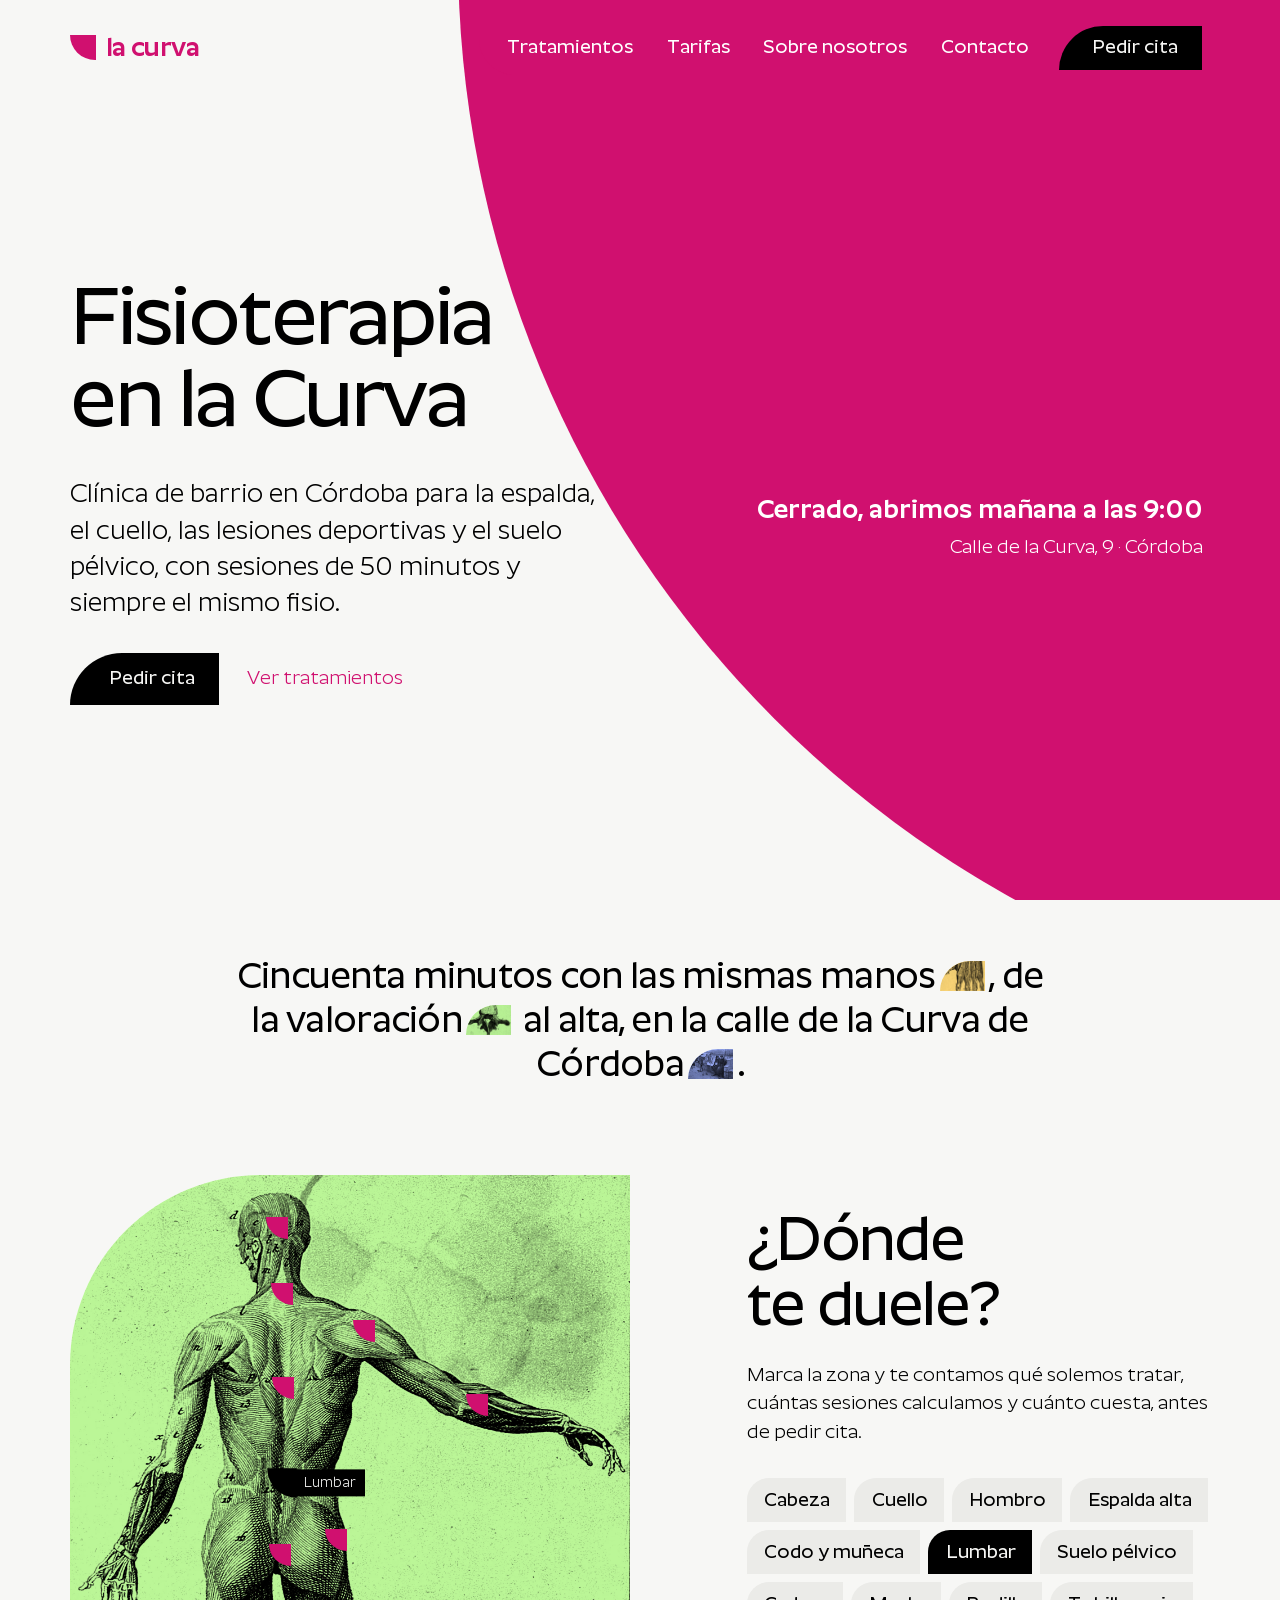
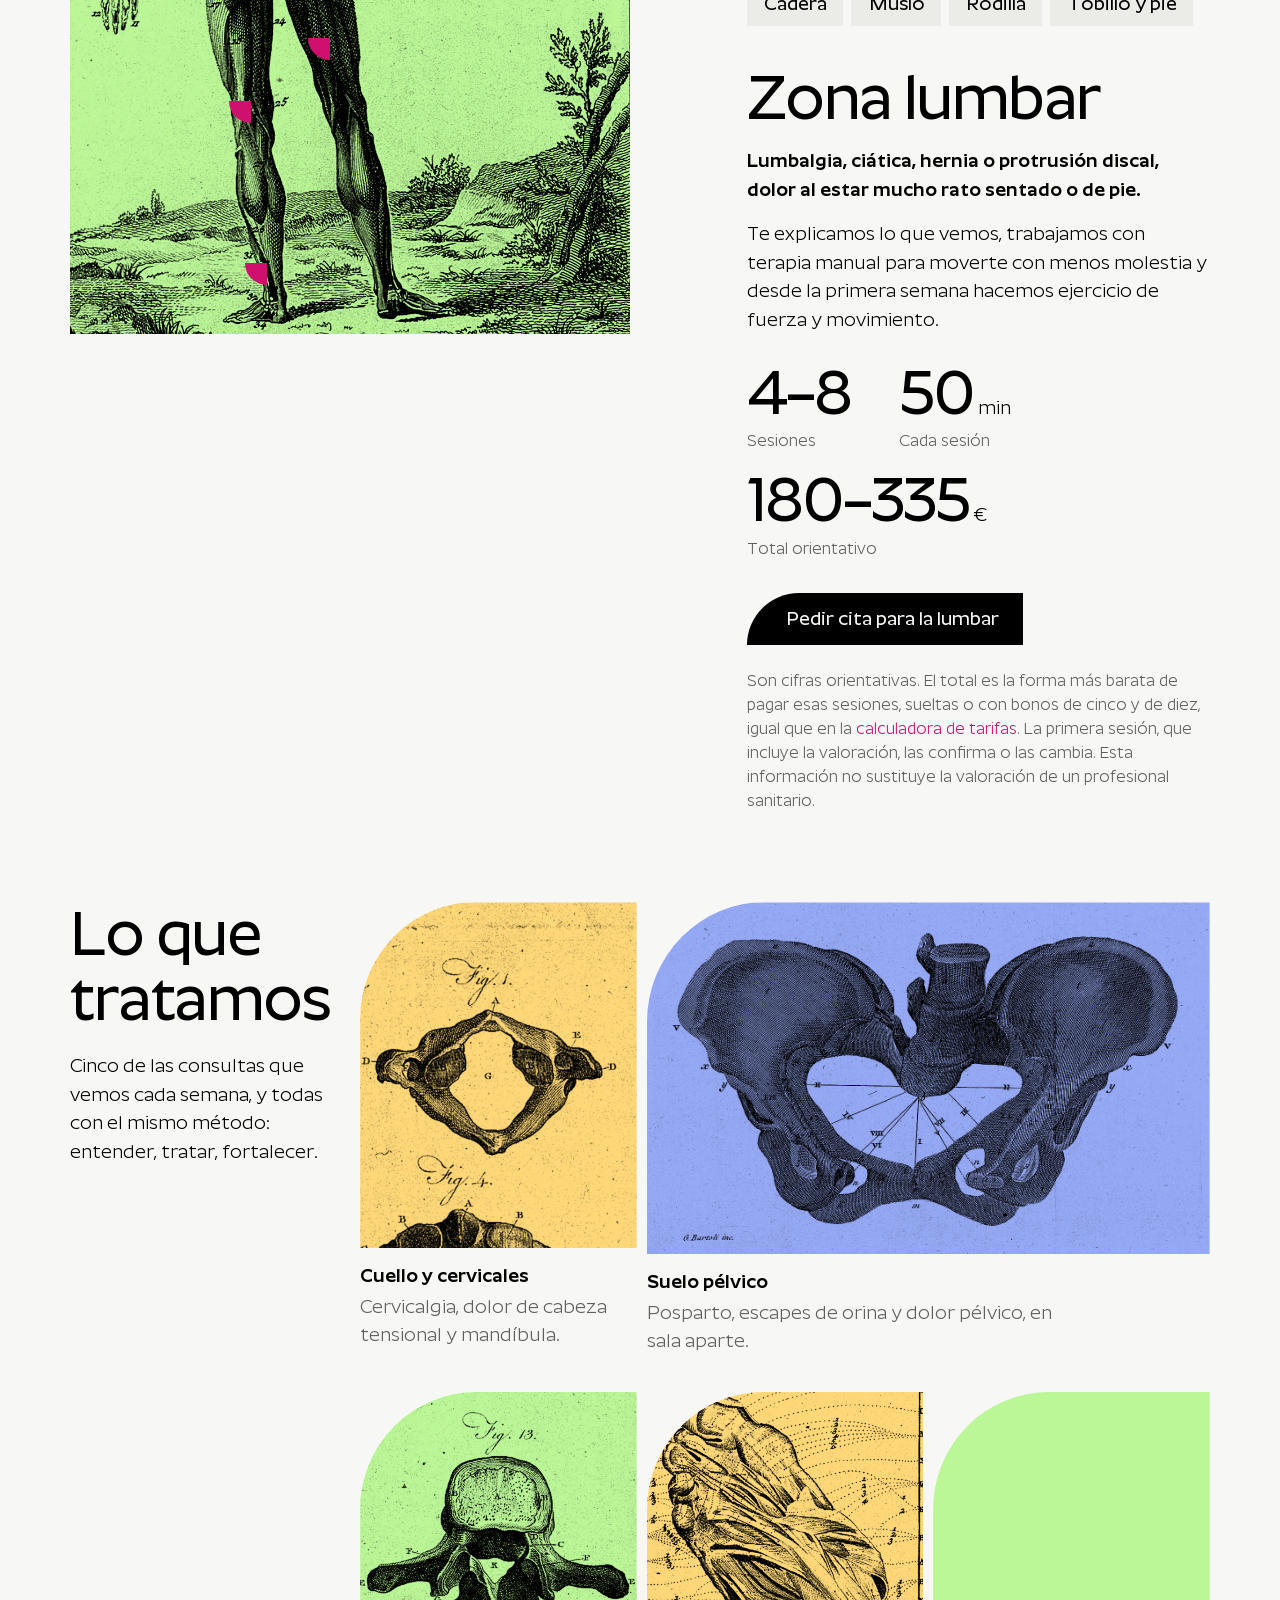
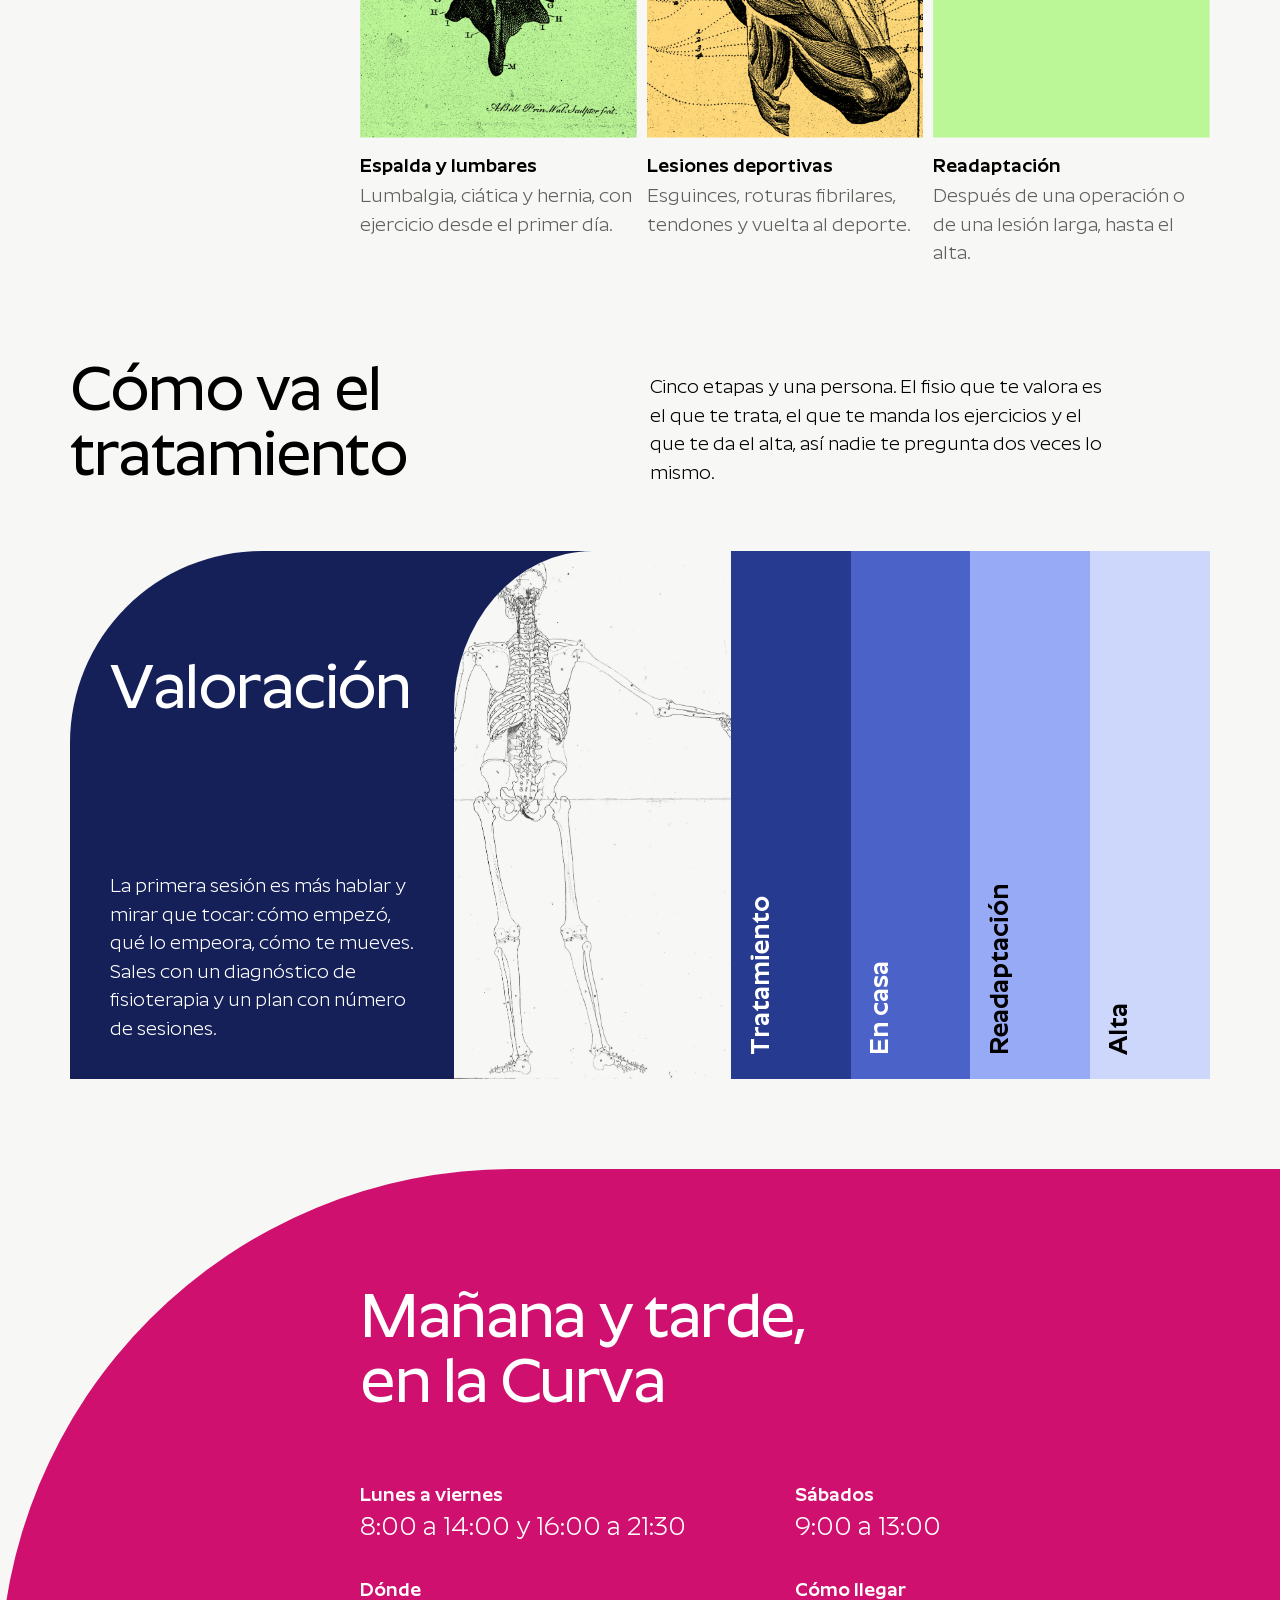
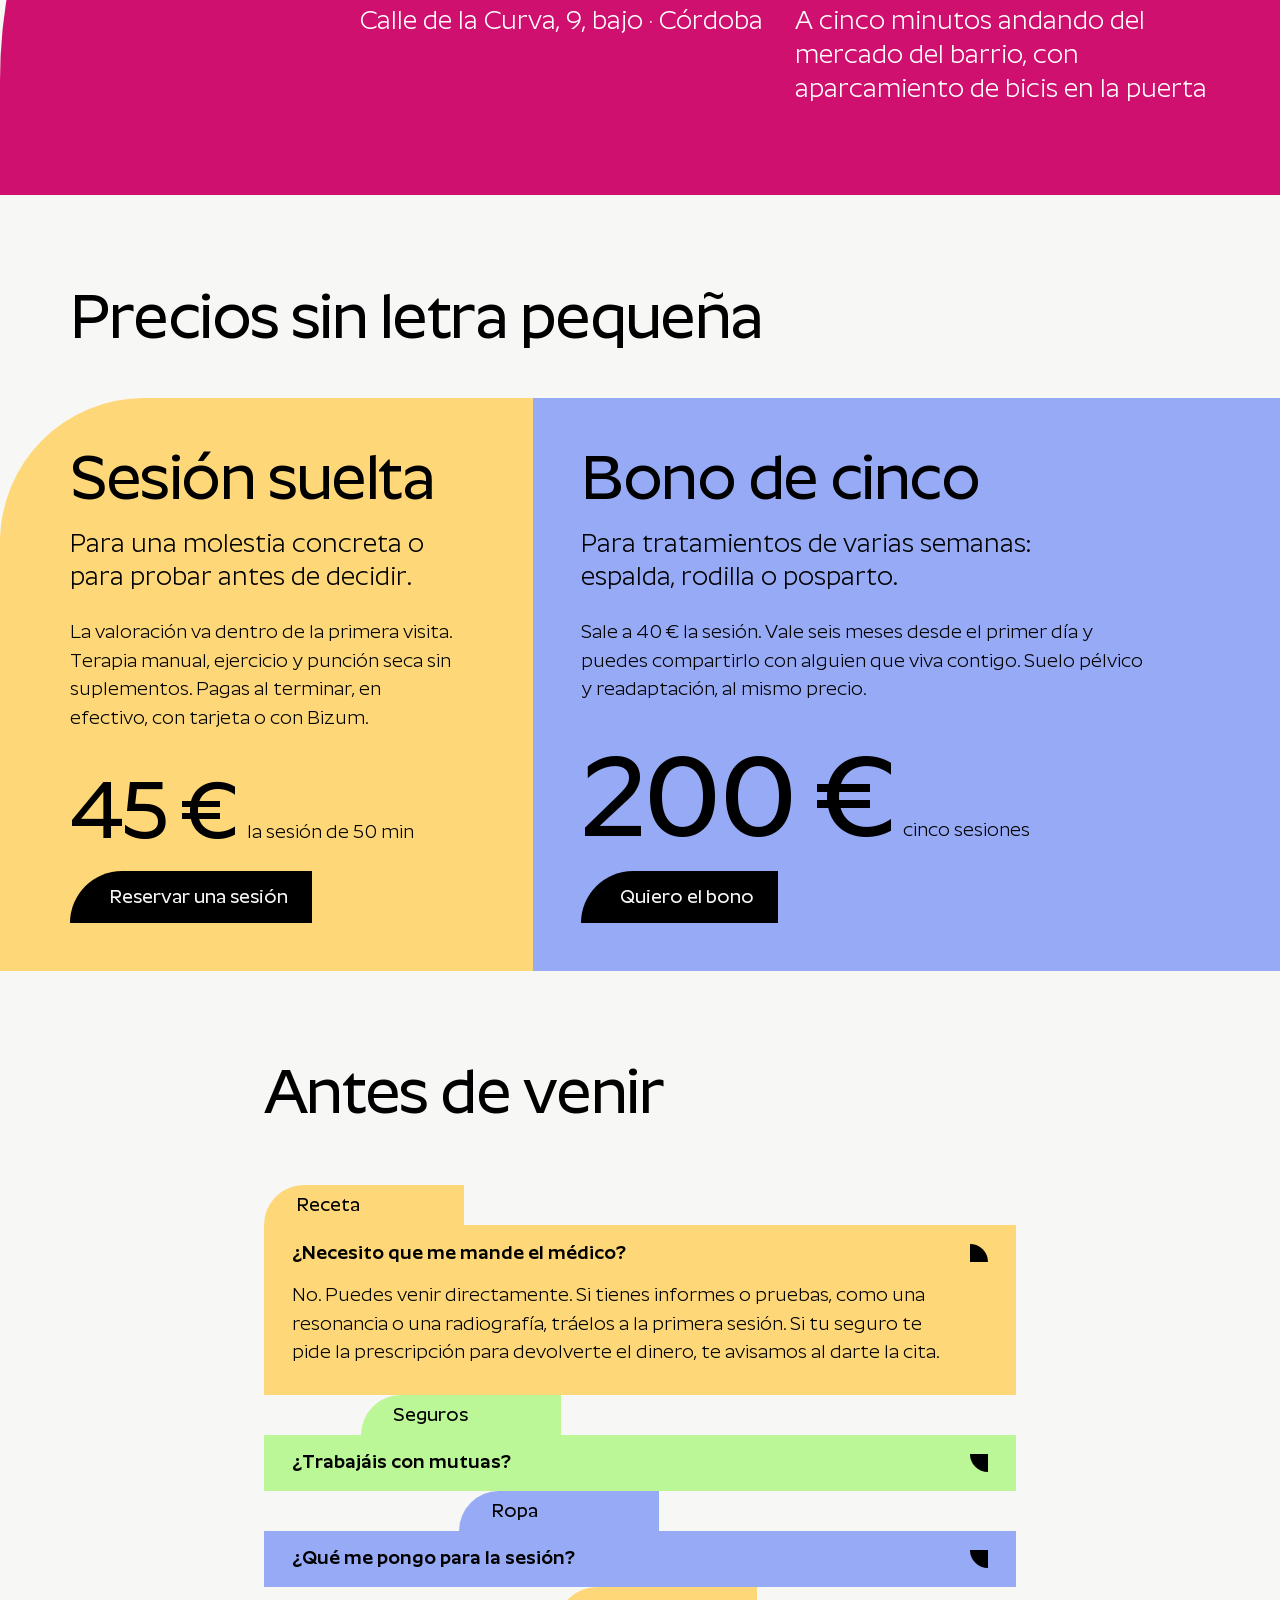
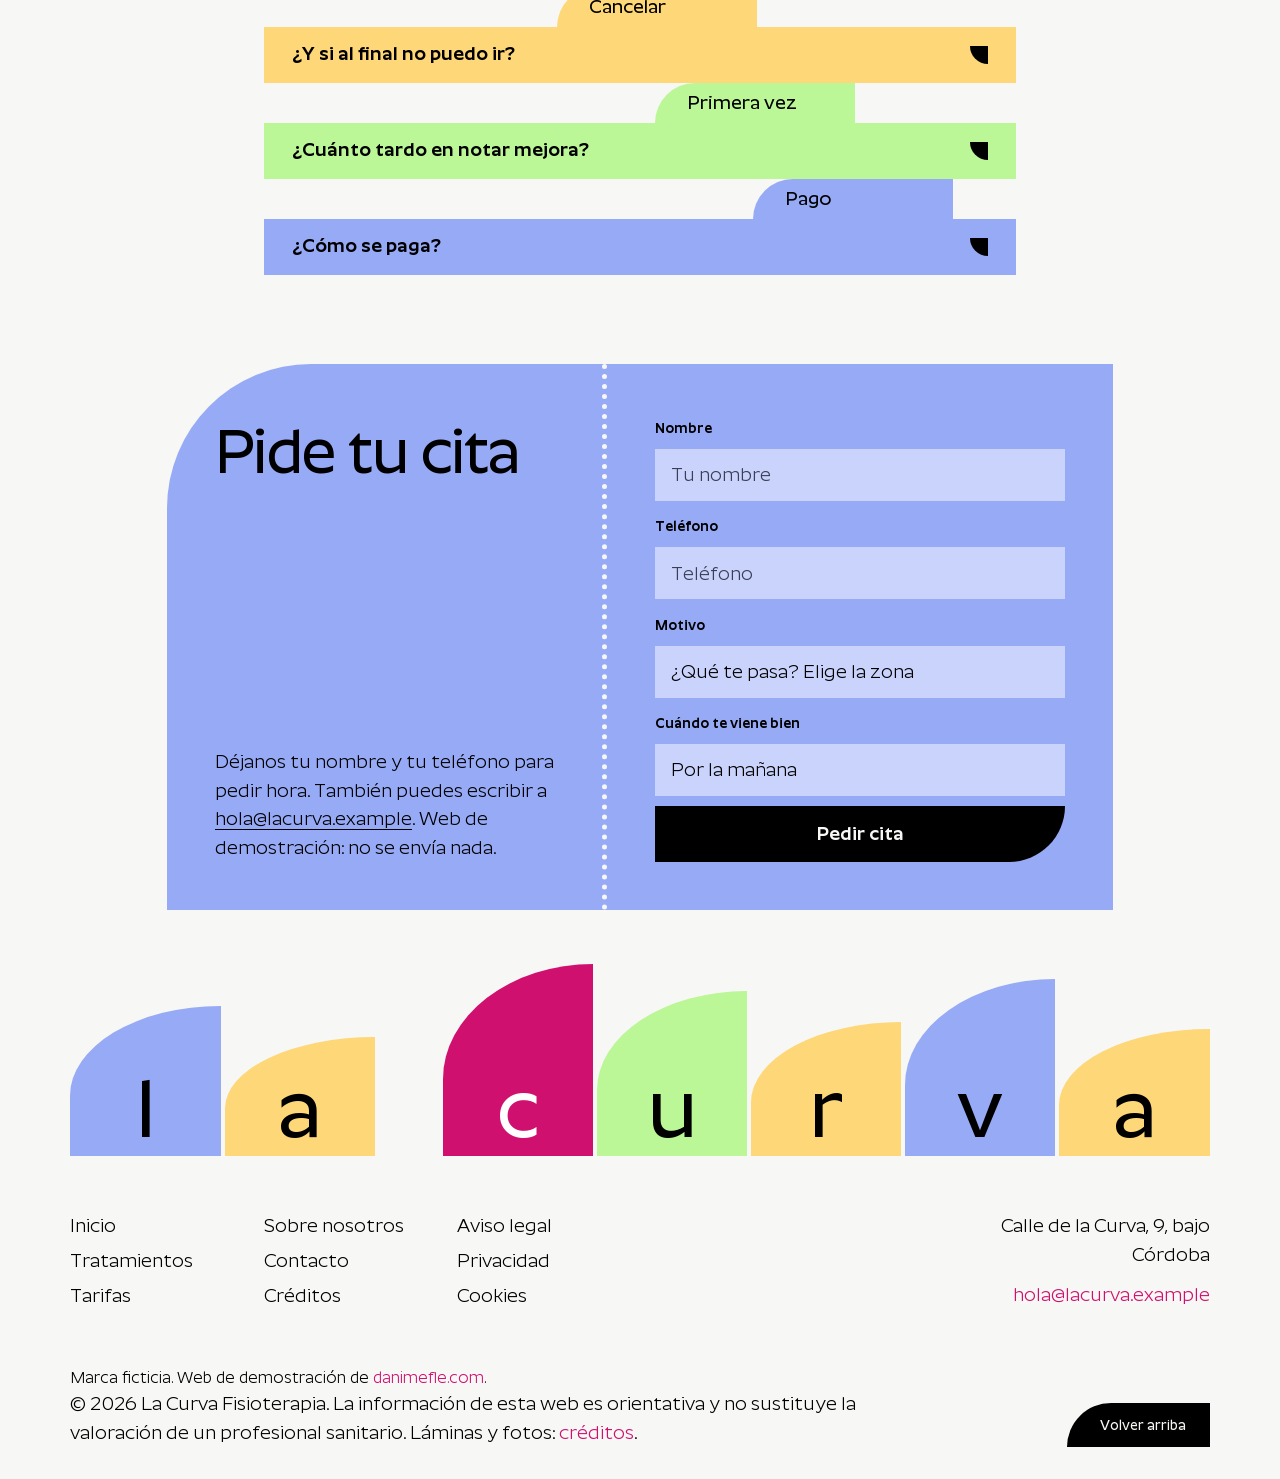
<file: index.html>
<!doctype html>
<!--
  index.html · Página de ejemplo de La Curva Fisioterapia (clínica ficticia de barrio en Córdoba).
  index.html · Sample page for La Curva Fisioterapia (a fictional neighbourhood clinic in Córdoba).
  Una sola página: héroe, presentación, mapa del dolor, tratamientos, cómo va, horario, precios,
  preguntas, cita y pie. Todo el JS va en ficheros aparte por la CSP (sin scripts en línea).
  One page: hero, intro, pain map, treatments, how it works, hours, prices, questions, booking and
  footer. All JS lives in separate files because of the CSP (no inline scripts).
-->
<html lang="es">
<head>
  <meta charset="utf-8">
  <meta name="viewport" content="width=device-width, initial-scale=1">
  <title>La Curva Fisioterapia · Clínica de fisioterapia en Córdoba</title>
  <meta name="description" content="Clínica de fisioterapia de barrio en Córdoba: espalda, cuello, lesiones deportivas, suelo pélvico y readaptación. Sesiones de 50 minutos con el mismo fisio.">
  <!-- Negocio ficticio: que no aparezca en buscadores como si existiera -->
  <!-- Fictional business: keep it out of search results -->
  <meta name="robots" content="noindex, follow">
  <link rel="canonical" href="https://lacurva.danimefle.com/">
  <meta property="og:url" content="https://lacurva.danimefle.com/">
  <meta property="og:type" content="website">
  <meta property="og:site_name" content="La Curva Fisioterapia">
  <meta property="og:locale" content="es_ES">
  <meta property="og:title" content="La Curva Fisioterapia · Clínica de fisioterapia en Córdoba">
  <meta property="og:description" content="Clínica de fisioterapia de barrio en Córdoba: espalda, cuello, lesiones deportivas, suelo pélvico y readaptación. Sesiones de 50 minutos con el mismo fisio.">
  <meta property="og:image" content="https://lacurva.danimefle.com/assets/og/portada.jpg">
  <meta property="og:image:width" content="1200">
  <meta property="og:image:height" content="630">
  <meta property="og:image:alt" content="Portada de La Curva Fisioterapia con su curva magenta">
  <meta name="twitter:card" content="summary_large_image">
  <meta name="twitter:title" content="La Curva Fisioterapia · Clínica de fisioterapia en Córdoba">
  <meta name="twitter:description" content="Clínica de fisioterapia de barrio en Córdoba: espalda, cuello, lesiones deportivas, suelo pélvico y readaptación. Sesiones de 50 minutos con el mismo fisio.">
  <meta name="twitter:image" content="https://lacurva.danimefle.com/assets/og/portada.jpg">
  <meta name="theme-color" content="#f7f7f5">
  <link rel="icon" href="assets/favicon.svg" type="image/svg+xml">
  <link rel="icon" href="assets/favicon-32.png" type="image/png" sizes="32x32">
  <link rel="apple-touch-icon" href="assets/apple-touch-icon.png">
  <link rel="manifest" href="site.webmanifest">
  <!-- Fuente precargada -->
  <!-- Preloaded font -->
  <link rel="preload" href="assets/fonts/roundo-500.woff2" as="font" type="font/woff2" crossorigin>
  <link rel="stylesheet" href="assets/css/estilos.css">
  <!-- Datos estructurados: solo WebSite (la clínica es ficticia) -->
  <!-- Structured data: WebSite only (the clinic is fictional) -->
  <script type="application/ld+json">{"@context": "https://schema.org", "@type": "WebSite", "name": "La Curva Fisioterapia", "url": "https://lacurva.danimefle.com/", "inLanguage": "es", "description": "Web de demostración de una clínica de fisioterapia ficticia."}</script>
  <!-- Marca la página como "con JS" antes de pintar (fichero externo por la CSP) -->
  <!-- Flags the page as "JS on" before paint (external file because of the CSP) -->
  <script src="assets/js/init.js"></script>
  <script src="assets/js/main.js" defer></script>
  <!-- Analítica sin cookies (Plausible) -->
  <!-- Cookieless analytics (Plausible) -->
  <script defer data-domain="lacurva.danimefle.com" src="https://analytics.danimefle.com/js/script.js"></script>
</head>
<body>
  <a class="saltar" href="#contenido">Saltar al contenido</a>

  <!-- ===== CABECERA -->
  <!-- HEADER ===== -->
  <header class="cabecera cabecera--portada" data-cabecera>
    <a class="marca" href="index.html" aria-label="La Curva Fisioterapia, inicio">
      <span class="marca__forma" aria-hidden="true"></span>
      <span class="marca__nombre">la curva</span>
    </a>
    <!-- Botón del menú en móvil (lo maneja main.js) -->
    <!-- Phone menu button (handled by main.js) -->
    <button class="menu-boton" type="button" aria-expanded="false" aria-controls="menu" data-menu-boton>Menú</button>
    <nav aria-label="Principal">
      <ul class="menu" id="menu">
        <li><a href="tratamientos.html">Tratamientos</a></li>
        <li><a href="tarifas.html">Tarifas</a></li>
        <li><a href="sobre-nosotros.html">Sobre nosotros</a></li>
        <li><a href="contacto.html">Contacto</a></li>
        <li><a class="boton" href="contacto.html#formulario">Pedir cita</a></li>
      </ul>
    </nav>
  </header>

  <main id="contenido" tabindex="-1">
    <section class="heroe" id="inicio" aria-labelledby="titulo-portada">
      <!-- La curva gigante: el único motivo de la página, en magenta -->
      <!-- The giant curve: the page's one motif, in magenta -->
      <div class="heroe__curva" aria-hidden="true"></div>


      <div class="heroe__texto">
        <h1 class="heroe__titulo lineas" id="titulo-portada">
          <span class="linea"><span data-linea style="--i:0">Fisioterapia</span></span>
          <span class="linea"><span data-linea style="--i:1">en la Curva</span></span>
        </h1>
        <p class="heroe__frase" data-carga style="--d:420ms">Clínica de barrio en Córdoba para la espalda, el cuello, las lesiones deportivas y el suelo pélvico, con sesiones de 50 minutos y siempre el mismo fisio.</p>
        <a class="boton heroe__boton" data-carga style="--d:520ms" href="#cita">Pedir cita</a>
          <a class="enlace heroe__enlace" data-carga style="--d:600ms" href="tratamientos.html">Ver tratamientos</a>
      </div>

      <!-- Aviso vivo: si la clínica está abierta ahora y hasta cuándo (lo calcula main.js) -->
      <!-- Live note: whether the clinic is open now and until when (main.js works it out) -->
      <p class="heroe__aviso" data-carga style="--d:700ms">
        <span class="heroe__estado" data-abierto>Lunes a viernes, mañana y tarde</span>
        <span>Calle de la Curva, 9 · Córdoba</span>
      </p>
    </section>

    <!-- ===== PRESENTACIÓN: frase con miniaturas en línea -->
    <!-- INTRO: statement with inline thumbnails ===== -->
    <section class="intro" aria-label="La clínica">
      <p class="intro__frase" data-revela>
        Cincuenta minutos con las mismas manos<span class="miniatura"><img src="assets/img/mano.webp" width="400" height="560" alt="Grabado antiguo de los músculos de la mano" loading="lazy" decoding="async"></span>, de la valoración<span class="miniatura"><img src="assets/img/vertebra-lumbar.webp" width="440" height="370" alt="Grabado de una vértebra lumbar" loading="lazy" decoding="async"></span> al alta, en la calle de la Curva de Córdoba<span class="miniatura"><img src="assets/img/postal-cordoba.webp" width="1600" height="804" alt="Postal antigua de Córdoba junto al Guadalquivir" loading="lazy" decoding="async"></span>.
      </p>
    </section>

    <!-- ===== MAPA DEL DOLOR: la cosa viva -->
    <!-- PAIN MAP: the live thing ===== -->
    <section class="mapa" id="donde" aria-labelledby="mapa-titulo">
      <div class="mapa__lamina-caja">
        <!-- Lámina con los puntos: la caja tiene la proporción exacta del recorte para que los % no se muevan -->
        <!-- Plate with the hotspots: the box keeps the crop's exact ratio so the percentages never drift -->
        <figure class="mapa__lamina obturador" data-obturador>
          <img src="assets/img/cuerpo-espalda.webp" width="995" height="1350" alt="Grabado del siglo XVIII de un cuerpo humano visto de espaldas, con los músculos al descubierto" decoding="async">
          <div class="mapa__puntos" data-puntos>
            <button class="punto" type="button" data-zona="cabeza" style="--x:36.9%;--y:7%" aria-label="Cabeza y mandíbula"><span class="punto__nombre">Cabeza</span></button>
            <button class="punto" type="button" data-zona="cuello" style="--x:37.8%;--y:15.6%" aria-label="Cuello"><span class="punto__nombre">Cuello</span></button>
            <button class="punto" type="button" data-zona="hombro" style="--x:52.5%;--y:20.5%" aria-label="Hombro"><span class="punto__nombre">Hombro</span></button>
            <button class="punto" type="button" data-zona="dorsal" style="--x:38%;--y:28%" aria-label="Espalda alta"><span class="punto__nombre">Espalda alta</span></button>
            <button class="punto" type="button" data-zona="codo" style="--x:72.7%;--y:30.3%" aria-label="Codo y muñeca"><span class="punto__nombre">Codo y muñeca</span></button>
            <button class="punto" type="button" data-zona="lumbar" style="--x:37.8%;--y:40.5%" aria-label="Zona lumbar"><span class="punto__nombre">Lumbar</span></button>
            <button class="punto" type="button" data-zona="suelo-pelvico" style="--x:37.5%;--y:50%" aria-label="Suelo pélvico"><span class="punto__nombre">Suelo pélvico</span></button>
            <button class="punto" type="button" data-zona="cadera" style="--x:47.5%;--y:48%" aria-label="Cadera"><span class="punto__nombre">Cadera</span></button>
            <button class="punto" type="button" data-zona="muslo" style="--x:44.4%;--y:62.4%" aria-label="Muslo e isquiotibiales"><span class="punto__nombre">Muslo</span></button>
            <button class="punto" type="button" data-zona="rodilla" style="--x:30.3%;--y:70.7%" aria-label="Rodilla"><span class="punto__nombre">Rodilla</span></button>
            <button class="punto" type="button" data-zona="tobillo" style="--x:33.1%;--y:92%" aria-label="Tobillo y pie"><span class="punto__nombre">Tobillo y pie</span></button>
          </div>
        </figure>
      </div>

      <div class="mapa__texto">
        <h2 class="titulo-seccion" id="mapa-titulo" data-revela>¿Dónde te duele?</h2>
        <p class="mapa__intro" data-revela>Marca la zona y te contamos qué solemos tratar, cuántas sesiones calculamos y cuánto cuesta, antes de pedir cita.</p>

        <!-- Lista de zonas: el mismo control que los puntos, cómodo con el pulgar -->
        <!-- Zone list: same control as the hotspots, thumb-friendly -->
        <ul class="zonas" aria-label="Zonas del cuerpo" data-revela>
          <li><button type="button" class="zona-boton" data-zona="cabeza">Cabeza</button></li>
          <li><button type="button" class="zona-boton" data-zona="cuello">Cuello</button></li>
          <li><button type="button" class="zona-boton" data-zona="hombro">Hombro</button></li>
          <li><button type="button" class="zona-boton" data-zona="dorsal">Espalda alta</button></li>
          <li><button type="button" class="zona-boton" data-zona="codo">Codo y muñeca</button></li>
          <li><button type="button" class="zona-boton" data-zona="lumbar">Lumbar</button></li>
          <li><button type="button" class="zona-boton" data-zona="suelo-pelvico">Suelo pélvico</button></li>
          <li><button type="button" class="zona-boton" data-zona="cadera">Cadera</button></li>
          <li><button type="button" class="zona-boton" data-zona="muslo">Muslo</button></li>
          <li><button type="button" class="zona-boton" data-zona="rodilla">Rodilla</button></li>
          <li><button type="button" class="zona-boton" data-zona="tobillo">Tobillo y pie</button></li>
        </ul>

        <!-- Resultados: sin JS se ven todos como lista; con JS solo el elegido -->
        <!-- Results: without JS all show as a list; with JS only the chosen one -->
        <div class="resultados" aria-live="polite" data-resultados>
          <article class="zona" data-zona="lumbar">
            <h3 class="zona__titulo">Zona lumbar</h3>
            <p class="zona__suele">Lumbalgia, ciática, hernia o protrusión discal, dolor al estar mucho rato sentado o de pie.</p>
            <p>Te explicamos lo que vemos, trabajamos con terapia manual para moverte con menos molestia y desde la primera semana hacemos ejercicio de fuerza y movimiento.</p>
            <dl class="zona__datos">
              <div><dt>Sesiones</dt><dd><span class="cifra">4–8</span></dd></div>
              <div><dt>Cada sesión</dt><dd><span class="cifra">50</span> min</dd></div>
              <div class="zona__total"><dt>Total orientativo</dt><dd data-total-sesiones="4-8"><span class="cifra">180–335</span> €</dd></div>
            </dl>
            <a class="boton" href="#cita" data-motivo="Zona lumbar">Pedir cita para la lumbar</a>
          </article>
          <article class="zona" data-zona="cabeza">
            <h3 class="zona__titulo">Cabeza y mandíbula</h3>
            <p class="zona__suele">Dolor de cabeza tensional, bruxismo, chasquido o dolor al abrir la boca.</p>
            <p>Tratamos cuello y mandíbula juntos con terapia manual y ejercicios sencillos de relajación y control. Si aprietas los dientes de noche, nos coordinamos con tu dentista.</p>
            <dl class="zona__datos">
              <div><dt>Sesiones</dt><dd><span class="cifra">3–5</span></dd></div>
              <div><dt>Cada sesión</dt><dd><span class="cifra">50</span> min</dd></div>
              <div class="zona__total"><dt>Total orientativo</dt><dd data-total-sesiones="3-5"><span class="cifra">135–200</span> €</dd></div>
            </dl>
            <a class="boton" href="#cita" data-motivo="Cabeza y mandíbula">Pedir cita para la cabeza</a>
          </article>
          <article class="zona" data-zona="cuello">
            <h3 class="zona__titulo">Cuello</h3>
            <p class="zona__suele">Cervicalgia, tortícolis, hormigueo en el brazo, dolor por muchas horas de pantalla.</p>
            <p>Terapia manual, punción seca si hace falta y ejercicio de control cervical. Revisamos tu puesto de trabajo con una foto que nos traigas.</p>
            <dl class="zona__datos">
              <div><dt>Sesiones</dt><dd><span class="cifra">3–6</span></dd></div>
              <div><dt>Cada sesión</dt><dd><span class="cifra">50</span> min</dd></div>
              <div class="zona__total"><dt>Total orientativo</dt><dd data-total-sesiones="3-6"><span class="cifra">135–245</span> €</dd></div>
            </dl>
            <a class="boton" href="#cita" data-motivo="Cuello">Pedir cita para el cuello</a>
          </article>
          <article class="zona" data-zona="hombro">
            <h3 class="zona__titulo">Hombro</h3>
            <p class="zona__suele">Tendinopatía del manguito rotador, hombro congelado, dolor al levantar el brazo o dormir de lado.</p>
            <p>Trabajamos el hombro con carga bien dosificada: ejercicio progresivo, terapia manual para ganar rango y revisiones cada dos semanas.</p>
            <dl class="zona__datos">
              <div><dt>Sesiones</dt><dd><span class="cifra">6–10</span></dd></div>
              <div><dt>Cada sesión</dt><dd><span class="cifra">50</span> min</dd></div>
              <div class="zona__total"><dt>Total orientativo</dt><dd data-total-sesiones="6-10"><span class="cifra">245–370</span> €</dd></div>
            </dl>
            <a class="boton" href="#cita" data-motivo="Hombro">Pedir cita para el hombro</a>
          </article>
          <article class="zona" data-zona="dorsal">
            <h3 class="zona__titulo">Espalda alta</h3>
            <p class="zona__suele">Dolor entre los omóplatos, rigidez dorsal, molestias al respirar hondo o al girarte.</p>
            <p>Movilizamos la columna dorsal y las costillas, y te damos dos o tres ejercicios para hacer en el trabajo sin cambiarte de ropa.</p>
            <dl class="zona__datos">
              <div><dt>Sesiones</dt><dd><span class="cifra">3–5</span></dd></div>
              <div><dt>Cada sesión</dt><dd><span class="cifra">50</span> min</dd></div>
              <div class="zona__total"><dt>Total orientativo</dt><dd data-total-sesiones="3-5"><span class="cifra">135–200</span> €</dd></div>
            </dl>
            <a class="boton" href="#cita" data-motivo="Espalda alta">Pedir cita para la espalda</a>
          </article>
          <article class="zona" data-zona="codo">
            <h3 class="zona__titulo">Codo y muñeca</h3>
            <p class="zona__suele">Epicondilitis (codo de tenista o de pádel), túnel carpiano, tendinitis de muñeca.</p>
            <p>Ejercicio de carga para el tendón, terapia manual y ajustes en el gesto: la raqueta, el ratón o la forma de coger peso.</p>
            <dl class="zona__datos">
              <div><dt>Sesiones</dt><dd><span class="cifra">4–8</span></dd></div>
              <div><dt>Cada sesión</dt><dd><span class="cifra">50</span> min</dd></div>
              <div class="zona__total"><dt>Total orientativo</dt><dd data-total-sesiones="4-8"><span class="cifra">180–335</span> €</dd></div>
            </dl>
            <a class="boton" href="#cita" data-motivo="Codo y muñeca">Pedir cita para el codo</a>
          </article>
          <article class="zona" data-zona="suelo-pelvico">
            <h3 class="zona__titulo">Suelo pélvico</h3>
            <p class="zona__suele">Escapes de orina, recuperación tras el parto, dolor pélvico o en las relaciones, sensación de peso.</p>
            <p>En sala aparte y con la fisioterapeuta de suelo pélvico. Primero hablamos; la valoración interna solo si tú quieres. Puedes venir con tu bebé.</p>
            <dl class="zona__datos">
              <div><dt>Sesiones</dt><dd><span class="cifra">6–10</span></dd></div>
              <div><dt>Cada sesión</dt><dd><span class="cifra">50</span> min</dd></div>
              <div class="zona__total"><dt>Total orientativo</dt><dd data-total-sesiones="6-10"><span class="cifra">245–370</span> €</dd></div>
            </dl>
            <a class="boton" href="#cita" data-motivo="Suelo pélvico">Pedir cita de suelo pélvico</a>
          </article>
          <article class="zona" data-zona="cadera">
            <h3 class="zona__titulo">Cadera</h3>
            <p class="zona__suele">Dolor en el lateral de la cadera, tendinopatía glútea, artrosis incipiente, chasquidos.</p>
            <p>Fuerza de glúteo y cadera con progresión semanal, consejos para dormir y subir escaleras con menos molestia, y terapia manual cuando la valoración lo aconseja.</p>
            <dl class="zona__datos">
              <div><dt>Sesiones</dt><dd><span class="cifra">5–8</span></dd></div>
              <div><dt>Cada sesión</dt><dd><span class="cifra">50</span> min</dd></div>
              <div class="zona__total"><dt>Total orientativo</dt><dd data-total-sesiones="5-8"><span class="cifra">200–335</span> €</dd></div>
            </dl>
            <a class="boton" href="#cita" data-motivo="Cadera">Pedir cita para la cadera</a>
          </article>
          <article class="zona" data-zona="muslo">
            <h3 class="zona__titulo">Muslo e isquios</h3>
            <p class="zona__suele">Rotura fibrilar, sobrecarga de isquiotibiales o cuádriceps, pinchazo al esprintar.</p>
            <p>Readaptación por fases con pruebas de fuerza antes de volver a correr o a jugar. Te decimos cuándo sí y cuándo todavía no.</p>
            <dl class="zona__datos">
              <div><dt>Sesiones</dt><dd><span class="cifra">4–8</span></dd></div>
              <div><dt>Cada sesión</dt><dd><span class="cifra">50</span> min</dd></div>
              <div class="zona__total"><dt>Total orientativo</dt><dd data-total-sesiones="4-8"><span class="cifra">180–335</span> €</dd></div>
            </dl>
            <a class="boton" href="#cita" data-motivo="Muslo e isquios">Pedir cita para el muslo</a>
          </article>
          <article class="zona" data-zona="rodilla">
            <h3 class="zona__titulo">Rodilla</h3>
            <p class="zona__suele">Menisco, ligamentos, dolor delante de la rótula, recuperación tras operación de cruzado.</p>
            <p>Del primer día tras la cirugía a la vuelta al deporte. Medimos fuerza y salto de las dos piernas antes de dar cada paso.</p>
            <dl class="zona__datos">
              <div><dt>Sesiones</dt><dd><span class="cifra">6–12</span></dd></div>
              <div><dt>Cada sesión</dt><dd><span class="cifra">50</span> min</dd></div>
              <div class="zona__total"><dt>Total orientativo</dt><dd data-total-sesiones="6-12"><span class="cifra">245–460</span> €</dd></div>
            </dl>
            <a class="boton" href="#cita" data-motivo="Rodilla">Pedir cita para la rodilla</a>
          </article>
          <article class="zona" data-zona="tobillo">
            <h3 class="zona__titulo">Tobillo y pie</h3>
            <p class="zona__suele">Esguince, tendón de Aquiles, fascitis plantar, dolor al empezar a caminar por la mañana.</p>
            <p>Un esguince mal recuperado tiende a repetirse. Trabajamos movilidad, equilibrio y fuerza, y probamos el salto antes de volver al deporte.</p>
            <dl class="zona__datos">
              <div><dt>Sesiones</dt><dd><span class="cifra">3–8</span></dd></div>
              <div><dt>Cada sesión</dt><dd><span class="cifra">50</span> min</dd></div>
              <div class="zona__total"><dt>Total orientativo</dt><dd data-total-sesiones="3-8"><span class="cifra">135–335</span> €</dd></div>
            </dl>
            <a class="boton" href="#cita" data-motivo="Tobillo y pie">Pedir cita para el tobillo</a>
          </article>
        </div>
        <p class="nota">Son cifras orientativas. El total es la forma más barata de pagar esas sesiones, sueltas o con bonos de cinco y de diez, igual que en la <a class="enlace" href="tarifas.html#calcula-titulo">calculadora de tarifas</a>. La primera sesión, que incluye la valoración, las confirma o las cambia. Esta información no sustituye la valoración de un profesional sanitario.</p>
      </div>
    </section>

    <!-- ===== LO QUE TRATAMOS: piezas sobre fichas de color -->
    <!-- WHAT WE TREAT: specimens on colour tiles ===== -->
    <section class="tratamos" id="tratamos" aria-labelledby="tratamos-titulo">
      <div class="tratamos__cabeza">
        <h2 class="titulo-seccion" id="tratamos-titulo" data-revela>Lo que tratamos</h2>
        <p data-revela>Cinco de las consultas que vemos cada semana, y todas con el mismo método: entender, tratar, fortalecer.</p>
      </div>
      <ul class="fichas">
        <li class="ficha" data-revela style="--fondo:var(--campo-3)">
          <div class="ficha__pieza"><img src="assets/img/ficha-atlas.webp" width="720" height="900" alt="Grabado de la primera vértebra del cuello, el atlas" loading="lazy" decoding="async"></div>
          <h3 class="ficha__nombre">Cuello y cervicales</h3>
          <p class="ficha__dato">Cervicalgia, dolor de cabeza tensional y mandíbula.</p>
        </li>
        <li class="ficha ficha--doble" data-revela style="--fondo:var(--campo-1)">
          <div class="ficha__pieza"><img src="assets/img/ficha-pelvis.webp" width="1280" height="800" alt="Grabado de los huesos de la pelvis" loading="lazy" decoding="async"></div>
          <h3 class="ficha__nombre">Suelo pélvico</h3>
          <p class="ficha__dato">Posparto, escapes de orina y dolor pélvico, en sala aparte.</p>
        </li>
        <li class="ficha" data-revela style="--fondo:var(--campo-2)">
          <div class="ficha__pieza"><img src="assets/img/ficha-lumbar.webp" width="880" height="1100" alt="Grabado de una vértebra lumbar" loading="lazy" decoding="async"></div>
          <h3 class="ficha__nombre">Espalda y lumbares</h3>
          <p class="ficha__dato">Lumbalgia, ciática y hernia, con ejercicio desde el primer día.</p>
        </li>
        <li class="ficha" data-revela style="--fondo:var(--campo-3)">
          <div class="ficha__pieza"><img src="assets/img/ficha-pie.webp" width="960" height="1200" alt="Grabado de los músculos de la planta del pie" loading="lazy" decoding="async"></div>
          <h3 class="ficha__nombre">Lesiones deportivas</h3>
          <p class="ficha__dato">Esguinces, roturas fibrilares, tendones y vuelta al deporte.</p>
        </li>
        <li class="ficha" data-revela style="--fondo:var(--campo-2)">
          <div class="ficha__pieza"><img src="assets/img/ficha-piernas.webp" width="992" height="1240" alt="Grabado de las piernas vistas por detrás, con los músculos al descubierto" loading="lazy" decoding="async"></div>
          <h3 class="ficha__nombre">Readaptación</h3>
          <p class="ficha__dato">Después de una operación o de una lesión larga, hasta el alta.</p>
        </li>
      </ul>
    </section>

    <!-- ===== CÓMO VA: acordeón de paneles teñidos -->
    <!-- HOW IT GOES: accordion of tinted panels ===== -->
    <section class="como" id="como" aria-labelledby="como-titulo">
      <div class="como__intro">
        <h2 class="titulo-seccion" id="como-titulo" data-revela>Cómo va el tratamiento</h2>
        <p data-revela>Cinco etapas y una persona. El fisio que te valora es el que te trata, el que te manda los ejercicios y el que te da el alta, así nadie te pregunta dos veces lo mismo.</p>
      </div>
      <div class="acordeon" data-acordeon>
        <div class="etapa is-abierta" style="--tinte:#142057;--tinta:#ffffff">
          <button class="etapa__boton" type="button" aria-expanded="true" aria-controls="etapa-1"><span>Valoración</span></button>
          <div class="etapa__cuerpo" id="etapa-1">
            <h3 class="etapa__titulo">Valoración</h3>
            <p>La primera sesión es más hablar y mirar que tocar: cómo empezó, qué lo empeora, cómo te mueves. Sales con un diagnóstico de fisioterapia y un plan con número de sesiones.</p>
            <figure class="etapa__foto"><img src="assets/img/esqueleto.webp" width="900" height="1575" alt="Lámina antigua de un esqueleto visto de espaldas" loading="lazy" decoding="async"></figure>
          </div>
        </div>
        <div class="etapa" style="--tinte:#263a8f;--tinta:#ffffff">
          <button class="etapa__boton" type="button" aria-expanded="false" aria-controls="etapa-2"><span>Tratamiento</span></button>
          <div class="etapa__cuerpo" id="etapa-2">
            <h3 class="etapa__titulo">Tratamiento</h3>
            <p>Terapia manual, ejercicio y, si hace falta, punción seca o electroterapia. En sala cerrada y con una sola persona a la vez, nunca tres camillas con cortina.</p>
            <figure class="etapa__foto"><img src="assets/img/vertebras-lairesse.webp" width="820" height="1200" alt="Lámina antigua con vértebras cervicales, dorsales y lumbares" loading="lazy" decoding="async"></figure>
          </div>
        </div>
        <div class="etapa" style="--tinte:#4b62c9;--tinta:#ffffff">
          <button class="etapa__boton" type="button" aria-expanded="false" aria-controls="etapa-3"><span>En casa</span></button>
          <div class="etapa__cuerpo" id="etapa-3">
            <h3 class="etapa__titulo">Ejercicio en casa</h3>
            <p>Te llevas tres o cuatro ejercicios, no veinte. Los grabamos con tu móvil en la consulta para que los repitas igual, y los cambiamos cuando ya te salen fáciles.</p>
            <figure class="etapa__foto"><img src="assets/img/ficha-piernas.webp" width="992" height="1240" alt="Grabado de las piernas vistas por detrás" loading="lazy" decoding="async"></figure>
          </div>
        </div>
        <div class="etapa" style="--tinte:#97aaf6;--tinta:#000000">
          <button class="etapa__boton" type="button" aria-expanded="false" aria-controls="etapa-4"><span>Readaptación</span></button>
          <div class="etapa__cuerpo" id="etapa-4">
            <h3 class="etapa__titulo">Readaptación</h3>
            <p>Vuelta poco a poco a lo que hacías: correr, coger a tu hijo en brazos, jugar al pádel. Medimos fuerza y movilidad antes de cada paso para no ir a ciegas.</p>
            <figure class="etapa__foto"><img src="assets/img/ficha-pie.webp" width="960" height="1200" alt="Grabado de los músculos del pie" loading="lazy" decoding="async"></figure>
          </div>
        </div>
        <div class="etapa" style="--tinte:#cdd6fb;--tinta:#000000">
          <button class="etapa__boton" type="button" aria-expanded="false" aria-controls="etapa-5"><span>Alta</span></button>
          <div class="etapa__cuerpo" id="etapa-5">
            <h3 class="etapa__titulo">Alta</h3>
            <p>Cuando cumples los objetivos que pusimos el primer día, te damos el alta y una pauta corta para seguir por tu cuenta. Si vuelve, puedes pedir cita de nuevo.</p>
            <figure class="etapa__foto"><img src="assets/img/postal-cordoba.webp" width="1600" height="804" alt="Postal antigua de un paseo junto al Guadalquivir en Córdoba" loading="lazy" decoding="async"></figure>
          </div>
        </div>
      </div>
    </section>

    <!-- ===== HORARIO: la banda magenta que parte la página -->
    <!-- HOURS: the magenta band that splits the page ===== -->
    <section class="banda" id="horario" aria-labelledby="horario-titulo">
      <div class="banda__dentro">
        <h2 class="titulo-seccion banda__titulo" id="horario-titulo" data-revela>Mañana y tarde, en la Curva</h2>
        <dl class="horario" data-revela>
          <div><dt>Lunes a viernes</dt><dd>8:00 a 14:00 y 16:00 a 21:30</dd></div>
          <div><dt>Sábados</dt><dd>9:00 a 13:00</dd></div>
          <div><dt>Dónde</dt><dd>Calle de la Curva, 9, bajo · Córdoba</dd></div>
          <div><dt>Cómo llegar</dt><dd>A cinco minutos andando del mercado del barrio, con aparcamiento de bicis en la puerta</dd></div>
        </dl>
      </div>
    </section>

    <!-- ===== PRECIOS: dos planes, dos campos de color -->
    <!-- PRICES: two plans, two colour fields ===== -->
    <section class="precios" id="precios" aria-labelledby="precios-titulo">
      <h2 class="titulo-seccion precios__titulo" id="precios-titulo" data-revela>Precios sin letra pequeña</h2>
      <div class="planes">
        <article class="plan plan--suelta">
          <div class="plan__arriba">
            <h3 class="plan__nombre" data-revela>Sesión suelta</h3>
            <p class="plan__para" data-revela>Para una molestia concreta o para probar antes de decidir.</p>
            <p class="plan__incluye" data-revela>La valoración va dentro de la primera visita. Terapia manual, ejercicio y punción seca sin suplementos. Pagas al terminar, en efectivo, con tarjeta o con Bizum.</p>
          </div>
          <div class="plan__abajo">
            <p class="plan__precio" data-revela><span class="cifra">45 €</span> <span class="plan__periodo">la sesión de 50 min</span></p>
            <a class="boton" href="#cita" data-motivo="Sesión suelta">Reservar una sesión</a>
          </div>
        </article>
        <article class="plan plan--bono">
          <div class="plan__arriba">
            <h3 class="plan__nombre" data-revela>Bono de cinco</h3>
            <p class="plan__para" data-revela>Para tratamientos de varias semanas: espalda, rodilla o posparto.</p>
            <p class="plan__incluye" data-revela>Sale a 40 € la sesión. Vale seis meses desde el primer día y puedes compartirlo con alguien que viva contigo. Suelo pélvico y readaptación, al mismo precio.</p>
          </div>
          <div class="plan__abajo">
            <p class="plan__precio" data-revela><span class="cifra">200 €</span> <span class="plan__periodo">cinco sesiones</span></p>
            <a class="boton" href="#cita" data-motivo="Bono de cinco sesiones">Quiero el bono</a>
          </div>
        </article>
      </div>
    </section>

    <!-- ===== PREGUNTAS: fichas con pestaña, como en un cajón -->
    <!-- QUESTIONS: tabbed index cards, like a drawer ===== -->
    <section class="preguntas" id="preguntas" aria-labelledby="preguntas-titulo">
      <h2 class="titulo-seccion preguntas__titulo" id="preguntas-titulo" data-revela>Antes de venir</h2>
      <div class="cajon" data-cajon>
        <div class="tarjeta is-abierta" style="--fondo:var(--campo-3);--paso:0">
          <span class="tarjeta__pestana" aria-hidden="true">Receta</span>
          <h3 class="tarjeta__pregunta"><button type="button" aria-expanded="true" aria-controls="r-1">¿Necesito que me mande el médico?</button></h3>
          <div class="tarjeta__respuesta" id="r-1"><p>No. Puedes venir directamente. Si tienes informes o pruebas, como una resonancia o una radiografía, tráelos a la primera sesión. Si tu seguro te pide la prescripción para devolverte el dinero, te avisamos al darte la cita.</p></div>
        </div>
        <div class="tarjeta" style="--fondo:var(--campo-2);--paso:1">
          <span class="tarjeta__pestana" aria-hidden="true">Seguros</span>
          <h3 class="tarjeta__pregunta"><button type="button" aria-expanded="false" aria-controls="r-2">¿Trabajáis con mutuas?</button></h3>
          <div class="tarjeta__respuesta" id="r-2"><p>Somos una clínica privada sin concierto con aseguradoras. Te damos factura a tu nombre de cada sesión o del bono para que la presentes si tu póliza tiene reembolso de gastos.</p></div>
        </div>
        <div class="tarjeta" style="--fondo:var(--campo-1);--paso:2">
          <span class="tarjeta__pestana" aria-hidden="true">Ropa</span>
          <h3 class="tarjeta__pregunta"><button type="button" aria-expanded="false" aria-controls="r-3">¿Qué me pongo para la sesión?</button></h3>
          <div class="tarjeta__respuesta" id="r-3"><p>Ropa cómoda con la que puedas moverte. Para espalda o cuello ayuda una camiseta de tirantes. Si se te olvida, tenemos pantalones cortos limpios en la consulta.</p></div>
        </div>
        <div class="tarjeta" style="--fondo:var(--campo-3);--paso:3">
          <span class="tarjeta__pestana" aria-hidden="true">Cancelar</span>
          <h3 class="tarjeta__pregunta"><button type="button" aria-expanded="false" aria-controls="r-4">¿Y si al final no puedo ir?</button></h3>
          <div class="tarjeta__respuesta" id="r-4"><p>Avísanos con 24 horas por correo o desde el formulario y cambiamos la cita sin coste. Si no avisas, la sesión se cobra o se descuenta del bono.</p></div>
        </div>
        <div class="tarjeta" style="--fondo:var(--campo-2);--paso:4">
          <span class="tarjeta__pestana" aria-hidden="true">Primera vez</span>
          <h3 class="tarjeta__pregunta"><button type="button" aria-expanded="false" aria-controls="r-5">¿Cuánto tardo en notar mejora?</button></h3>
          <div class="tarjeta__respuesta" id="r-5"><p>Depende de cada caso. En la valoración te damos una estimación y la revisamos en la tercera sesión. Si no hay cambios, lo hablamos y, si hace falta, te orientamos hacia tu médico con un informe.</p></div>
        </div>
        <div class="tarjeta" style="--fondo:var(--campo-1);--paso:5">
          <span class="tarjeta__pestana" aria-hidden="true">Pago</span>
          <h3 class="tarjeta__pregunta"><button type="button" aria-expanded="false" aria-controls="r-6">¿Cómo se paga?</button></h3>
          <div class="tarjeta__respuesta" id="r-6"><p>Al terminar cada sesión, o el bono entero el primer día. En efectivo, con tarjeta o con Bizum.</p></div>
        </div>
      </div>
    </section>

    <!-- ===== CITA: cupón para recortar -->
    <!-- BOOKING: a coupon to cut out ===== -->
    <section class="cita" id="cita" aria-labelledby="cita-titulo">
      <form class="cupon" data-demo-form novalidate aria-labelledby="cita-titulo">
        <div class="cupon__izq">
          <h2 class="titulo-seccion cupon__titulo" id="cita-titulo" data-revela>Pide tu cita</h2>
          <p data-revela>Déjanos tu nombre y tu teléfono para pedir hora. También puedes escribir a <a class="enlace" href="mailto:hola@lacurva.example">hola@lacurva.example</a>. Web de demostración: no se envía nada.</p>
        </div>
        <div class="cupon__der">
          <label class="cupon__etiqueta" for="f-nombre">Nombre</label>
          <input id="f-nombre" type="text" autocomplete="name" placeholder="Tu nombre" required aria-describedby="f-nombre-error">
          <p class="error" id="f-nombre-error" data-error-de="f-nombre"></p>
          <label class="cupon__etiqueta" for="f-telefono">Teléfono</label>
          <input id="f-telefono" type="tel" autocomplete="tel" placeholder="Teléfono" required aria-describedby="f-telefono-error">
          <p class="error" id="f-telefono-error" data-error-de="f-telefono"></p>
          <label class="cupon__etiqueta" for="f-motivo">Motivo</label>
          <select id="f-motivo" data-motivo-campo>
            <option value="">¿Qué te pasa? Elige la zona</option>
            <option>Cabeza y mandíbula</option>
            <option>Cuello</option>
            <option>Hombro</option>
            <option>Espalda alta</option>
            <option>Codo y muñeca</option>
            <option>Zona lumbar</option>
            <option>Suelo pélvico</option>
            <option>Cadera</option>
            <option>Muslo e isquios</option>
            <option>Rodilla</option>
            <option>Tobillo y pie</option>
            <option>Sesión suelta</option>
            <option>Bono de cinco sesiones</option>
          </select>
          <label class="cupon__etiqueta" for="f-cuando">Cuándo te viene bien</label>
          <select id="f-cuando">
            <option>Por la mañana</option>
            <option>Por la tarde</option>
            <option>Sábado por la mañana</option>
            <option>Me da igual</option>
          </select>
          <button class="cupon__enviar" type="submit" disabled>Pedir cita</button>
          <!-- Aviso visible por defecto: main.js lo oculta al activar el botón (también sale si el script falla) -->
          <!-- Note visible by default: main.js hides it when enabling the button (it also shows if the script fails) -->
          <p class="ayuda" data-aviso-sin-js>Este formulario de demostración necesita JavaScript. Si lo prefieres, escribe a <a class="enlace" href="mailto:hola@lacurva.example">hola@lacurva.example</a> (dirección de ejemplo).</p>
          <p class="cupon__estado estado-envio" data-estado-envio role="status"></p>
        </div>
      </form>
    </section>
  </main>

  <!-- ===== PIE: la marca construida en grande -->
  <!-- FOOTER: the mark built large ===== -->
  <footer class="pie" aria-labelledby="pie-titulo">
    <h2 class="oculto" id="pie-titulo">La Curva Fisioterapia</h2>
    <div class="pie__marca" aria-hidden="true">
      <span style="--alto:78%;--fondo:var(--campo-1)"><b class="pie__letra">l</b></span>
      <span style="--alto:62%;--fondo:var(--campo-3)"><b class="pie__letra">a</b></span>
      <span class="pie__hueco"></span>
      <span style="--alto:100%;--fondo:var(--acento);--letra:var(--acento-tinta)"><b class="pie__letra">c</b></span>
      <span style="--alto:86%;--fondo:var(--campo-2)"><b class="pie__letra">u</b></span>
      <span style="--alto:70%;--fondo:var(--campo-3)"><b class="pie__letra">r</b></span>
      <span style="--alto:92%;--fondo:var(--campo-1)"><b class="pie__letra">v</b></span>
      <span style="--alto:66%;--fondo:var(--campo-3)"><b class="pie__letra">a</b></span>
    </div>
    <div class="pie__columnas">
      <ul class="pie__lista" aria-label="La clínica">
        <li><a href="index.html">Inicio</a></li>
        <li><a href="tratamientos.html">Tratamientos</a></li>
        <li><a href="tarifas.html">Tarifas</a></li>
      </ul>
      <ul class="pie__lista" aria-label="Más">
        <li><a href="sobre-nosotros.html">Sobre nosotros</a></li>
        <li><a href="contacto.html">Contacto</a></li>
        <li><a href="creditos.html">Créditos</a></li>
      </ul>
      <ul class="pie__lista" aria-label="Legal">
        <li><a href="aviso-legal.html">Aviso legal</a></li>
        <li><a href="privacidad.html">Privacidad</a></li>
        <li><a href="cookies.html">Cookies</a></li>
      </ul>
      <address class="pie__contacto">
        <p>Calle de la Curva, 9, bajo<br>Córdoba</p>
        <p><a class="enlace" href="mailto:hola@lacurva.example">hola@lacurva.example</a></p>
      </address>
    </div>
    <div class="pie__final">
      <div>
        <p class="pie__demo">Marca ficticia. Web de demostración de <a class="enlace" href="https://danimefle.com">danimefle.com</a>.</p>
        <p>© 2026 La Curva Fisioterapia. La información de esta web es orientativa y no sustituye la valoración de un profesional sanitario. Láminas y fotos: <a class="enlace" href="creditos.html">créditos</a>.</p>
      </div>
      <a class="boton boton--pequeno" href="#contenido">Volver arriba</a>
    </div>
  </footer>
</body>
</html>
</file>
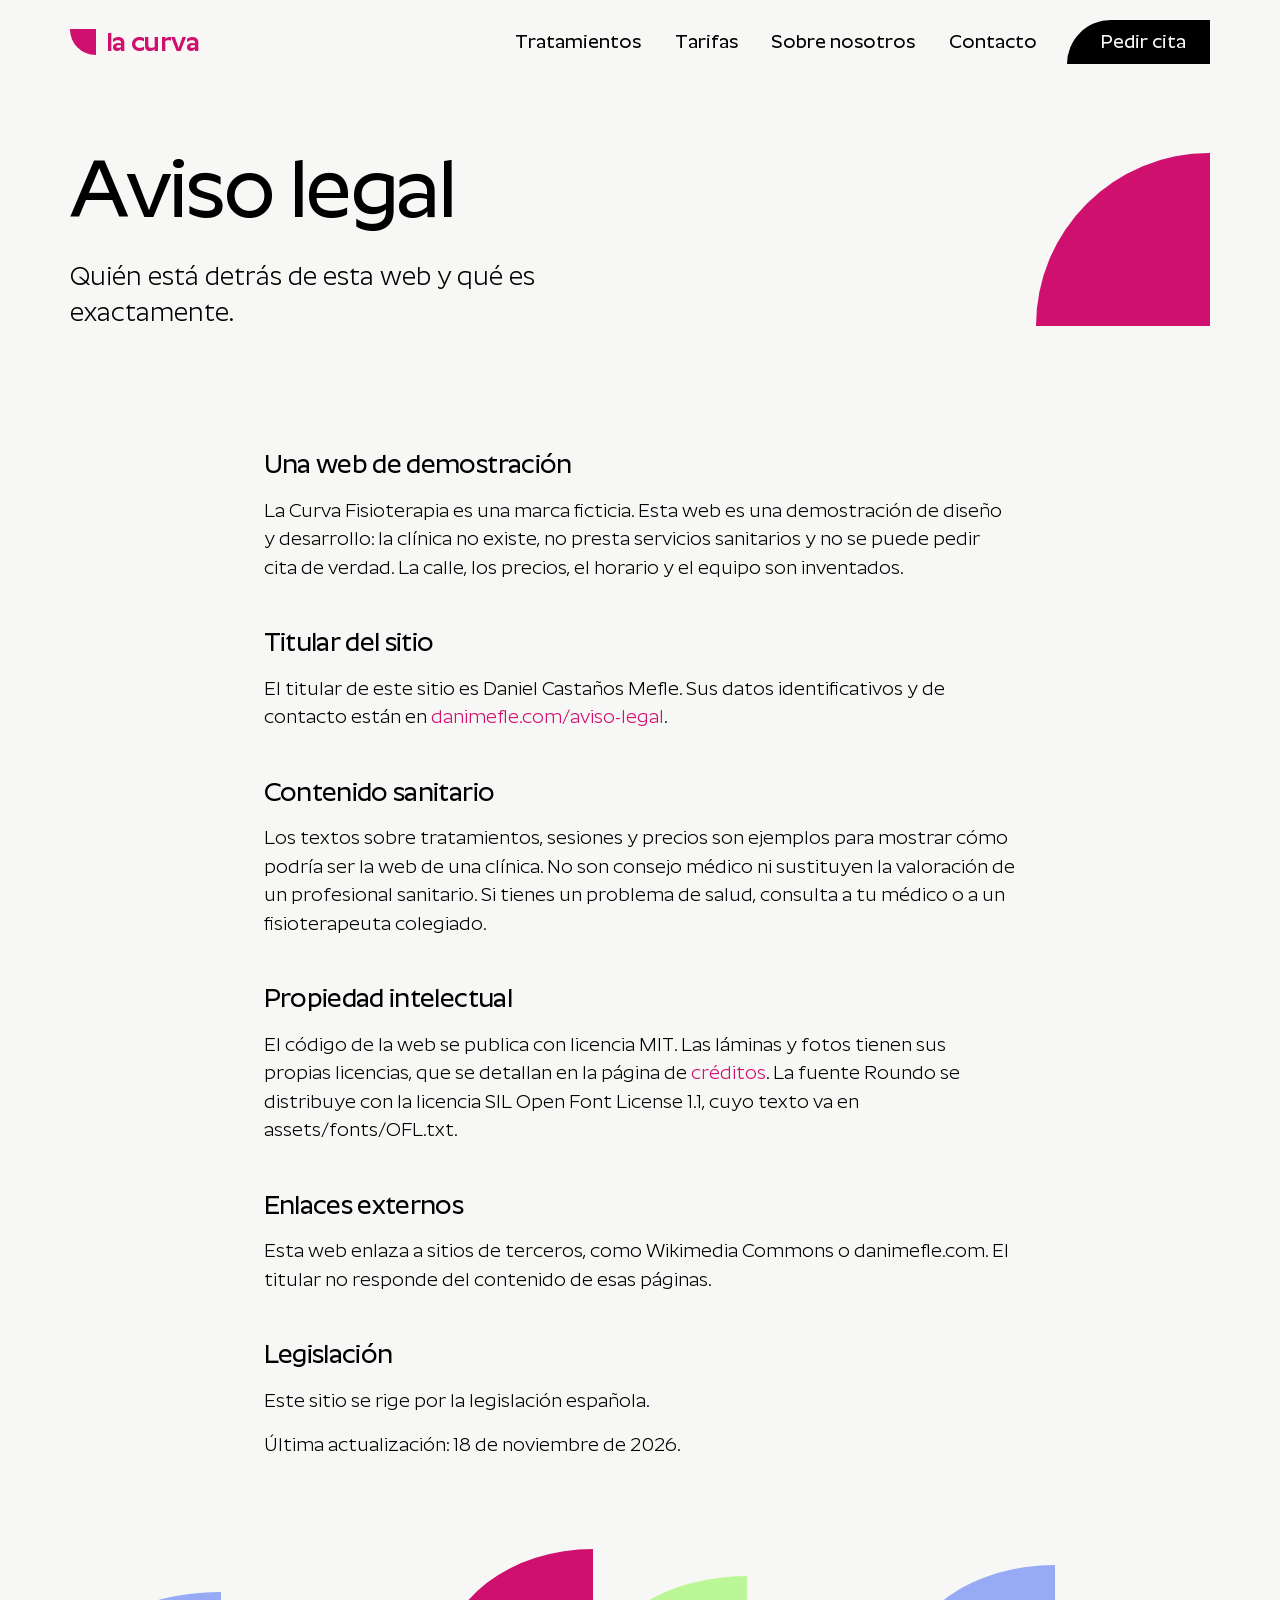
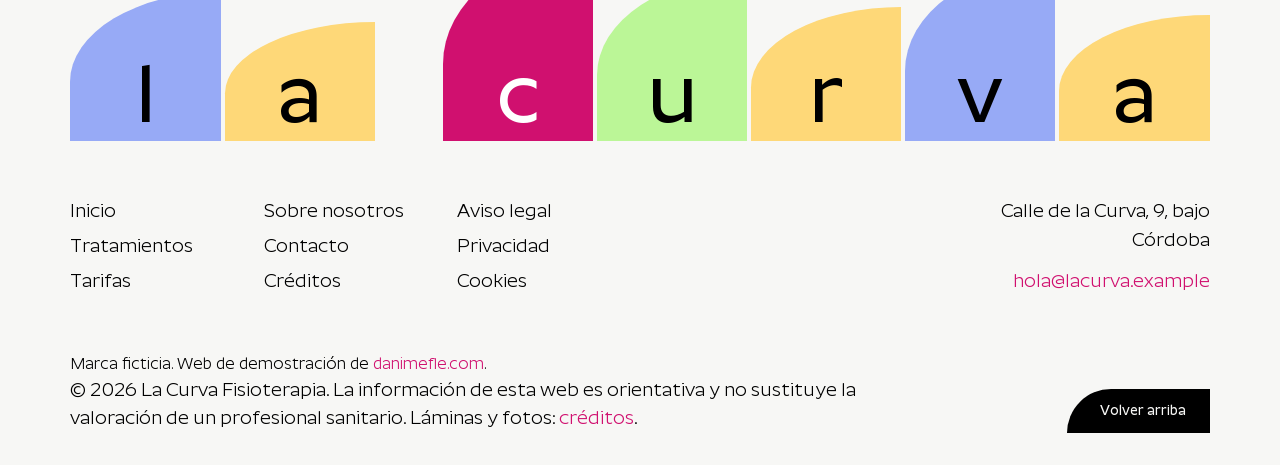
<file: aviso-legal.html>
<!doctype html>
<!--
  aviso-legal.html · Aviso legal · La Curva Fisioterapia
  Página de la web de demostración de La Curva Fisioterapia (marca ficticia).
  Page of the La Curva Fisioterapia demo site (fictional brand).
-->
<html lang="es">
<head>
  <meta charset="utf-8">
  <meta name="viewport" content="width=device-width, initial-scale=1">
  <title>Aviso legal · La Curva Fisioterapia</title>
  <meta name="description" content="Aviso legal de la web de demostración de La Curva Fisioterapia, una marca ficticia.">
  <!-- Negocio ficticio: que no aparezca en buscadores como si existiera -->
  <!-- Fictional business: keep it out of search results -->
  <meta name="robots" content="noindex, follow">
  <link rel="canonical" href="https://lacurva.danimefle.com/aviso-legal">
  <meta property="og:url" content="https://lacurva.danimefle.com/aviso-legal">
  <meta property="og:type" content="website">
  <meta property="og:site_name" content="La Curva Fisioterapia">
  <meta property="og:locale" content="es_ES">
  <meta property="og:title" content="Aviso legal · La Curva Fisioterapia">
  <meta property="og:description" content="Aviso legal de la web de demostración de La Curva Fisioterapia, una marca ficticia.">
  <meta property="og:image" content="https://lacurva.danimefle.com/assets/og/legal.jpg">
  <meta property="og:image:width" content="1200">
  <meta property="og:image:height" content="630">
  <meta property="og:image:alt" content="Aviso legal de La Curva Fisioterapia">
  <meta name="twitter:card" content="summary_large_image">
  <meta name="twitter:title" content="Aviso legal · La Curva Fisioterapia">
  <meta name="twitter:description" content="Aviso legal de la web de demostración de La Curva Fisioterapia, una marca ficticia.">
  <meta name="twitter:image" content="https://lacurva.danimefle.com/assets/og/legal.jpg">
  <meta name="theme-color" content="#f7f7f5">
  <link rel="icon" href="assets/favicon.svg" type="image/svg+xml">
  <link rel="icon" href="assets/favicon-32.png" type="image/png" sizes="32x32">
  <link rel="apple-touch-icon" href="assets/apple-touch-icon.png">
  <link rel="manifest" href="site.webmanifest">
  <!-- Fuente precargada -->
  <!-- Preloaded font -->
  <link rel="preload" href="assets/fonts/roundo-500.woff2" as="font" type="font/woff2" crossorigin>
  <link rel="stylesheet" href="assets/css/estilos.css">
  <!-- Marca la página como "con JS" antes de pintar (fichero externo por la CSP) -->
  <!-- Flags the page as "JS on" before paint (external file because of the CSP) -->
  <script src="assets/js/init.js"></script>
  <script src="assets/js/main.js" defer></script>
  <!-- Analítica sin cookies (Plausible) -->
  <!-- Cookieless analytics (Plausible) -->
  <script defer data-domain="lacurva.danimefle.com" src="https://analytics.danimefle.com/js/script.js"></script>
</head>
<body>
  <a class="saltar" href="#contenido">Saltar al contenido</a>

  <!-- ===== CABECERA -->
  <!-- HEADER ===== -->
  <header class="cabecera" data-cabecera>
    <a class="marca" href="index.html" aria-label="La Curva Fisioterapia, inicio">
      <span class="marca__forma" aria-hidden="true"></span>
      <span class="marca__nombre">la curva</span>
    </a>
    <!-- Botón del menú en móvil (lo maneja main.js) -->
    <!-- Phone menu button (handled by main.js) -->
    <button class="menu-boton" type="button" aria-expanded="false" aria-controls="menu" data-menu-boton>Menú</button>
    <nav aria-label="Principal">
      <ul class="menu" id="menu">
        <li><a href="tratamientos.html">Tratamientos</a></li>
        <li><a href="tarifas.html">Tarifas</a></li>
        <li><a href="sobre-nosotros.html">Sobre nosotros</a></li>
        <li><a href="contacto.html">Contacto</a></li>
        <li><a class="boton" href="contacto.html#formulario">Pedir cita</a></li>
      </ul>
    </nav>
  </header>

  <main id="contenido" tabindex="-1">
    <!-- ===== CABEZA DE PÁGINA -->
    <!-- PAGE HEAD ===== -->
    <section class="pagina-cabeza pagina-cabeza--sola" aria-labelledby="titulo-pagina">
      <div class="pagina-cabeza__texto">
        <h1 id="titulo-pagina" data-revela>Aviso legal</h1>
        <p class="pagina-cabeza__entrada" data-revela>Quién está detrás de esta web y qué es exactamente.</p>
      </div>
      <div class="pagina-cabeza__forma" aria-hidden="true"></div>
    </section>

    <!-- ===== TEXTO -->
    <!-- TEXT ===== -->
    <section class="prosa" aria-label="Texto del aviso legal">
      <div class="prosa__cuerpo">
        <h2 data-revela>Una web de demostración</h2>
        <p data-revela>La Curva Fisioterapia es una marca ficticia. Esta web es una demostración de diseño y desarrollo: la clínica no existe, no presta servicios sanitarios y no se puede pedir cita de verdad. La calle, los precios, el horario y el equipo son inventados.</p>
        <h2 data-revela>Titular del sitio</h2>
        <p data-revela>El titular de este sitio es Daniel Castaños Mefle. Sus datos identificativos y de contacto están en <a class="enlace" href="https://danimefle.com/aviso-legal">danimefle.com/aviso-legal</a>.</p>
        <h2 data-revela>Contenido sanitario</h2>
        <p data-revela>Los textos sobre tratamientos, sesiones y precios son ejemplos para mostrar cómo podría ser la web de una clínica. No son consejo médico ni sustituyen la valoración de un profesional sanitario. Si tienes un problema de salud, consulta a tu médico o a un fisioterapeuta colegiado.</p>
        <h2 data-revela>Propiedad intelectual</h2>
        <p data-revela>El código de la web se publica con licencia MIT. Las láminas y fotos tienen sus propias licencias, que se detallan en la página de <a class="enlace" href="creditos.html">créditos</a>. La fuente Roundo se distribuye con la licencia SIL Open Font License 1.1, cuyo texto va en assets/fonts/OFL.txt.</p>
        <h2 data-revela>Enlaces externos</h2>
        <p data-revela>Esta web enlaza a sitios de terceros, como Wikimedia Commons o danimefle.com. El titular no responde del contenido de esas páginas.</p>
        <h2 data-revela>Legislación</h2>
        <p data-revela>Este sitio se rige por la legislación española.</p>
        <p>Última actualización: 18 de noviembre de 2026.</p>
      </div>
    </section>
  </main>

  <!-- ===== PIE: la marca construida en grande -->
  <!-- FOOTER: the mark built large ===== -->
  <footer class="pie" aria-labelledby="pie-titulo">
    <h2 class="oculto" id="pie-titulo">La Curva Fisioterapia</h2>
    <div class="pie__marca" aria-hidden="true">
      <span style="--alto:78%;--fondo:var(--campo-1)"><b class="pie__letra">l</b></span>
      <span style="--alto:62%;--fondo:var(--campo-3)"><b class="pie__letra">a</b></span>
      <span class="pie__hueco"></span>
      <span style="--alto:100%;--fondo:var(--acento);--letra:var(--acento-tinta)"><b class="pie__letra">c</b></span>
      <span style="--alto:86%;--fondo:var(--campo-2)"><b class="pie__letra">u</b></span>
      <span style="--alto:70%;--fondo:var(--campo-3)"><b class="pie__letra">r</b></span>
      <span style="--alto:92%;--fondo:var(--campo-1)"><b class="pie__letra">v</b></span>
      <span style="--alto:66%;--fondo:var(--campo-3)"><b class="pie__letra">a</b></span>
    </div>
    <div class="pie__columnas">
      <ul class="pie__lista" aria-label="La clínica">
        <li><a href="index.html">Inicio</a></li>
        <li><a href="tratamientos.html">Tratamientos</a></li>
        <li><a href="tarifas.html">Tarifas</a></li>
      </ul>
      <ul class="pie__lista" aria-label="Más">
        <li><a href="sobre-nosotros.html">Sobre nosotros</a></li>
        <li><a href="contacto.html">Contacto</a></li>
        <li><a href="creditos.html">Créditos</a></li>
      </ul>
      <ul class="pie__lista" aria-label="Legal">
        <li><a href="aviso-legal.html">Aviso legal</a></li>
        <li><a href="privacidad.html">Privacidad</a></li>
        <li><a href="cookies.html">Cookies</a></li>
      </ul>
      <address class="pie__contacto">
        <p>Calle de la Curva, 9, bajo<br>Córdoba</p>
        <p><a class="enlace" href="mailto:hola@lacurva.example">hola@lacurva.example</a></p>
      </address>
    </div>
    <div class="pie__final">
      <div>
        <p class="pie__demo">Marca ficticia. Web de demostración de <a class="enlace" href="https://danimefle.com">danimefle.com</a>.</p>
        <p>© 2026 La Curva Fisioterapia. La información de esta web es orientativa y no sustituye la valoración de un profesional sanitario. Láminas y fotos: <a class="enlace" href="creditos.html">créditos</a>.</p>
      </div>
      <a class="boton boton--pequeno" href="#contenido">Volver arriba</a>
    </div>
  </footer>
</body>
</html>
</file>
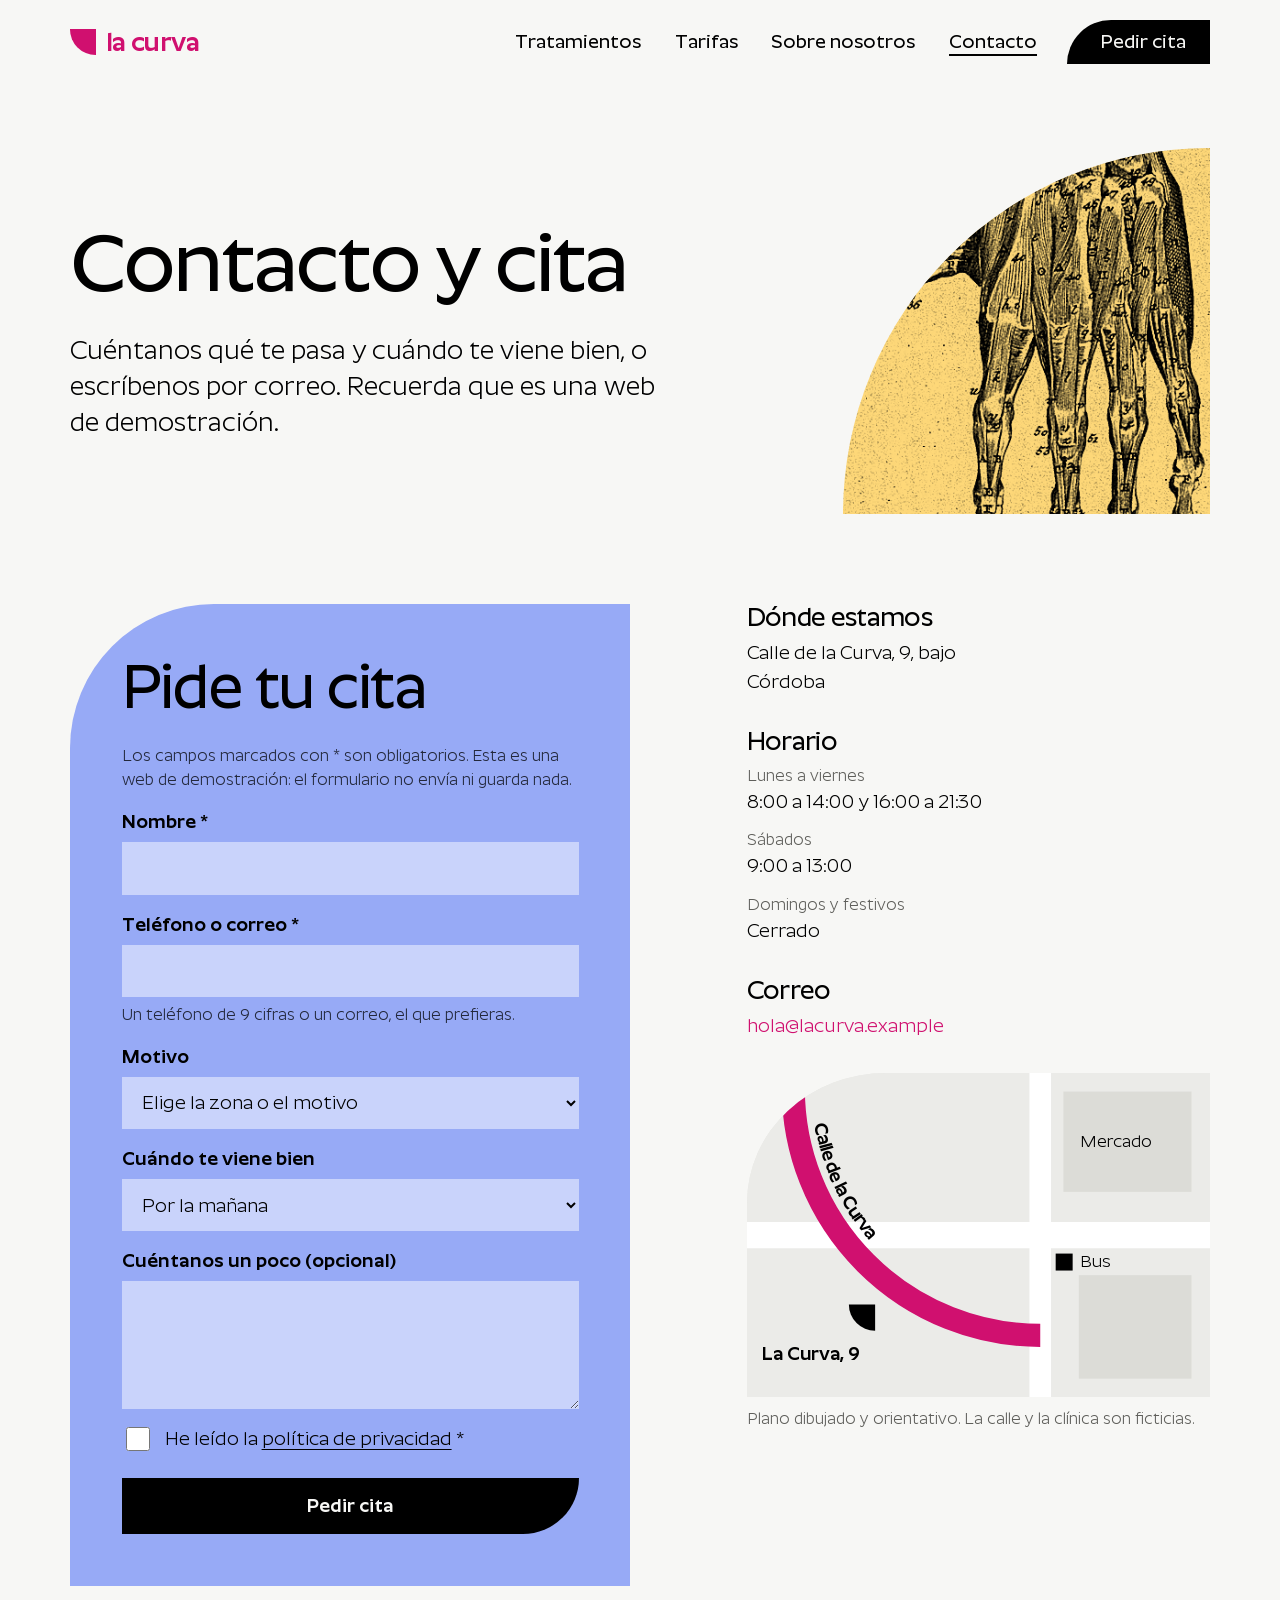
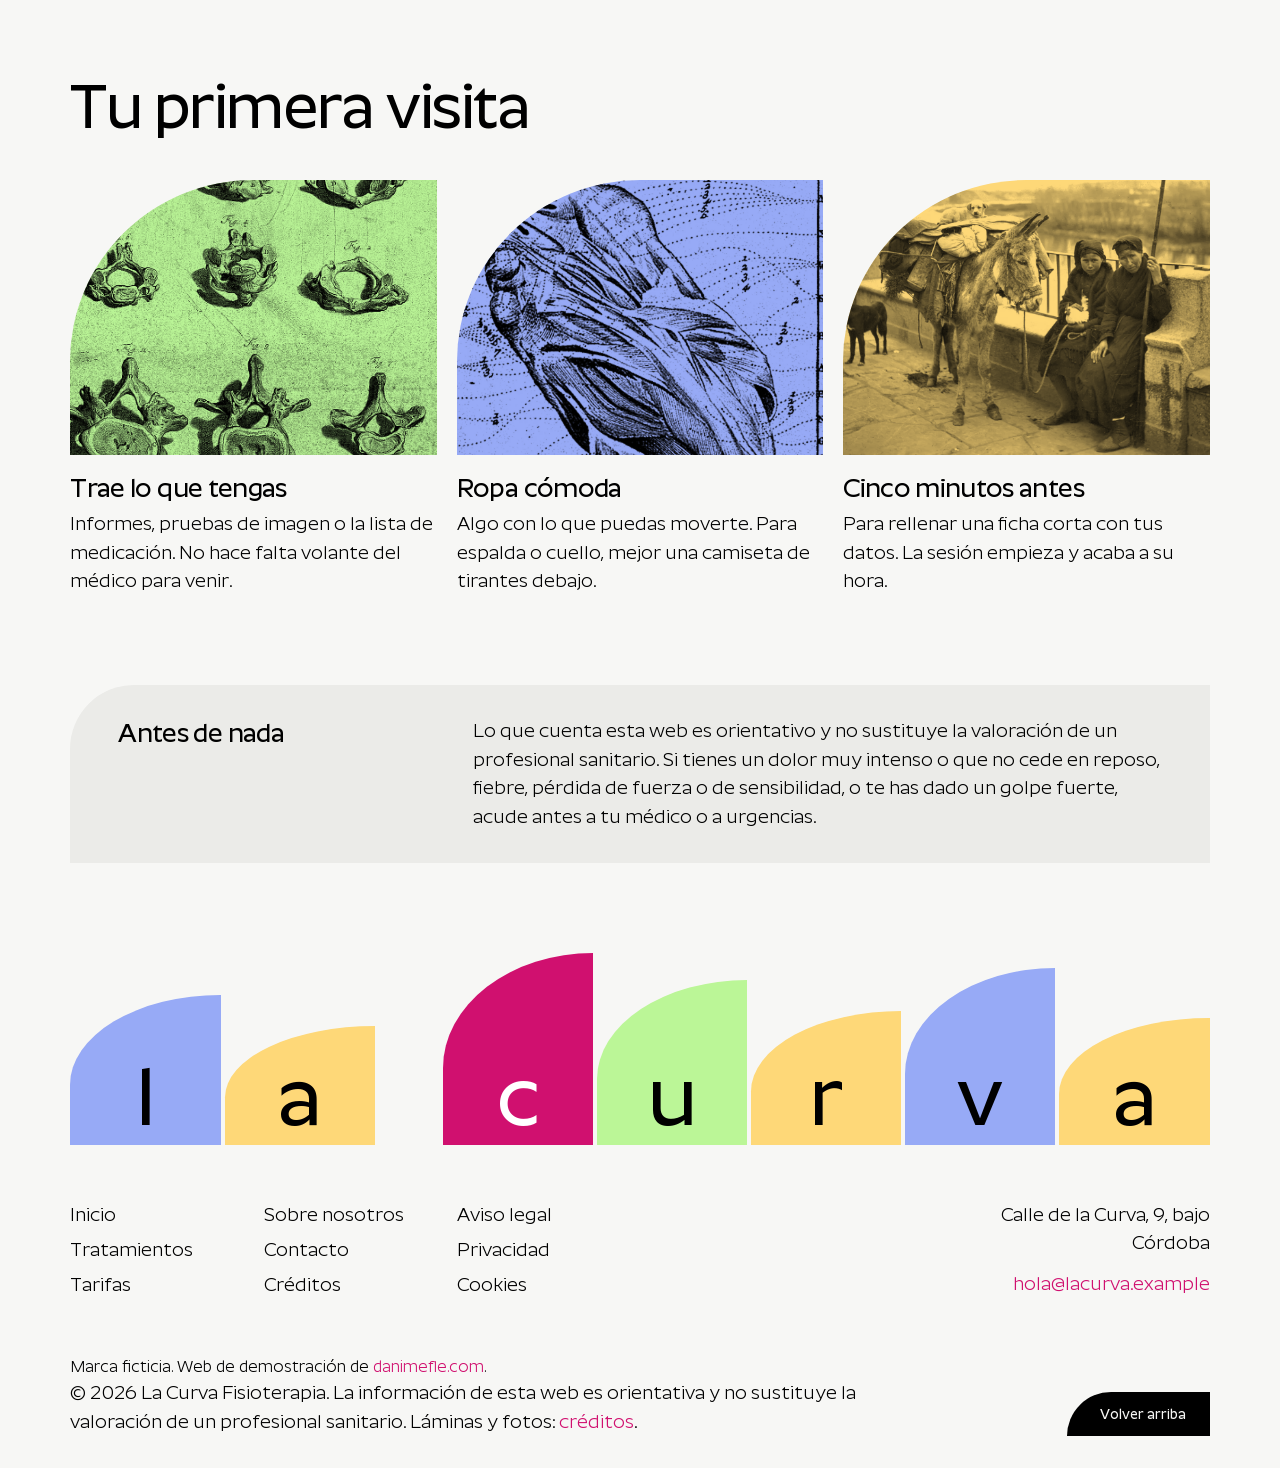
<file: contacto.html>
<!doctype html>
<!--
  contacto.html · Contacto y cita · La Curva Fisioterapia
  Página de la web de demostración de La Curva Fisioterapia (marca ficticia).
  Page of the La Curva Fisioterapia demo site (fictional brand).
-->
<html lang="es">
<head>
  <meta charset="utf-8">
  <meta name="viewport" content="width=device-width, initial-scale=1">
  <title>Contacto y cita · La Curva Fisioterapia</title>
  <meta name="description" content="Pide cita en La Curva Fisioterapia: formulario, dirección en la calle de la Curva de Córdoba, horario y plano para llegar.">
  <!-- Negocio ficticio: que no aparezca en buscadores como si existiera -->
  <!-- Fictional business: keep it out of search results -->
  <meta name="robots" content="noindex, follow">
  <link rel="canonical" href="https://lacurva.danimefle.com/contacto">
  <meta property="og:url" content="https://lacurva.danimefle.com/contacto">
  <meta property="og:type" content="website">
  <meta property="og:site_name" content="La Curva Fisioterapia">
  <meta property="og:locale" content="es_ES">
  <meta property="og:title" content="Contacto y cita · La Curva Fisioterapia">
  <meta property="og:description" content="Pide cita en La Curva Fisioterapia: formulario, dirección en la calle de la Curva de Córdoba, horario y plano para llegar.">
  <meta property="og:image" content="https://lacurva.danimefle.com/assets/og/contacto.jpg">
  <meta property="og:image:width" content="1200">
  <meta property="og:image:height" content="630">
  <meta property="og:image:alt" content="Página de contacto de La Curva Fisioterapia">
  <meta name="twitter:card" content="summary_large_image">
  <meta name="twitter:title" content="Contacto y cita · La Curva Fisioterapia">
  <meta name="twitter:description" content="Pide cita en La Curva Fisioterapia: formulario, dirección en la calle de la Curva de Córdoba, horario y plano para llegar.">
  <meta name="twitter:image" content="https://lacurva.danimefle.com/assets/og/contacto.jpg">
  <meta name="theme-color" content="#f7f7f5">
  <link rel="icon" href="assets/favicon.svg" type="image/svg+xml">
  <link rel="icon" href="assets/favicon-32.png" type="image/png" sizes="32x32">
  <link rel="apple-touch-icon" href="assets/apple-touch-icon.png">
  <link rel="manifest" href="site.webmanifest">
  <!-- Fuente precargada -->
  <!-- Preloaded font -->
  <link rel="preload" href="assets/fonts/roundo-500.woff2" as="font" type="font/woff2" crossorigin>
  <link rel="stylesheet" href="assets/css/estilos.css">
  <!-- Marca la página como "con JS" antes de pintar (fichero externo por la CSP) -->
  <!-- Flags the page as "JS on" before paint (external file because of the CSP) -->
  <script src="assets/js/init.js"></script>
  <script src="assets/js/main.js" defer></script>
  <!-- Analítica sin cookies (Plausible) -->
  <!-- Cookieless analytics (Plausible) -->
  <script defer data-domain="lacurva.danimefle.com" src="https://analytics.danimefle.com/js/script.js"></script>
</head>
<body>
  <a class="saltar" href="#contenido">Saltar al contenido</a>

  <!-- ===== CABECERA -->
  <!-- HEADER ===== -->
  <header class="cabecera" data-cabecera>
    <a class="marca" href="index.html" aria-label="La Curva Fisioterapia, inicio">
      <span class="marca__forma" aria-hidden="true"></span>
      <span class="marca__nombre">la curva</span>
    </a>
    <!-- Botón del menú en móvil (lo maneja main.js) -->
    <!-- Phone menu button (handled by main.js) -->
    <button class="menu-boton" type="button" aria-expanded="false" aria-controls="menu" data-menu-boton>Menú</button>
    <nav aria-label="Principal">
      <ul class="menu" id="menu">
        <li><a href="tratamientos.html">Tratamientos</a></li>
        <li><a href="tarifas.html">Tarifas</a></li>
        <li><a href="sobre-nosotros.html">Sobre nosotros</a></li>
        <li><a href="contacto.html" aria-current="page">Contacto</a></li>
        <li><a class="boton" href="contacto.html#formulario">Pedir cita</a></li>
      </ul>
    </nav>
  </header>

  <main id="contenido" tabindex="-1">
    <!-- ===== CABEZA DE PÁGINA -->
    <!-- PAGE HEAD ===== -->
    <section class="pagina-cabeza" aria-labelledby="titulo-pagina">
      <div class="pagina-cabeza__texto">
        <h1 id="titulo-pagina" data-revela>Contacto y cita</h1>
        <p class="pagina-cabeza__entrada" data-revela>Cuéntanos qué te pasa y cuándo te viene bien, o escríbenos por correo. Recuerda que es una web de demostración.</p>
      </div>
      <figure class="pagina-cabeza__forma" style="--fondo:var(--campo-3)" data-revela>
        <img src="assets/img/mano.webp" width="400" height="560" alt="Grabado antiguo de los músculos de la mano" fetchpriority="high" decoding="async">
      </figure>
    </section>

    <!-- ===== FORMULARIO Y DATOS -->
    <!-- FORM AND DETAILS ===== -->
    <section class="contacto" aria-label="Formulario y datos de contacto">
      <form class="formulario" id="formulario" data-demo-form novalidate aria-labelledby="form-titulo">
        <h2 id="form-titulo">Pide tu cita</h2>
        <p class="ayuda" id="form-ayuda">Los campos marcados con * son obligatorios. Esta es una web de demostración: el formulario no envía ni guarda nada.</p>
        <div class="campo">
          <label for="c-nombre">Nombre *</label>
          <input id="c-nombre" type="text" autocomplete="name" required aria-describedby="c-nombre-error">
          <p class="error" id="c-nombre-error" data-error-de="c-nombre"></p>
        </div>
        <div class="campo">
          <label for="c-contacto">Teléfono o correo *</label>
          <input id="c-contacto" type="text" autocomplete="email" required aria-describedby="c-contacto-ayuda c-contacto-error">
          <p class="ayuda" id="c-contacto-ayuda">Un teléfono de 9 cifras o un correo, el que prefieras.</p>
          <p class="error" id="c-contacto-error" data-error-de="c-contacto"></p>
        </div>
        <div class="campo">
          <label for="c-motivo">Motivo</label>
          <select id="c-motivo" data-motivo-campo>
            <option value="">Elige la zona o el motivo</option>
                <option>Zona lumbar</option>
                <option>Espalda alta</option>
                <option>Cuello</option>
                <option>Cabeza y mandíbula</option>
                <option>Hombro</option>
                <option>Codo y muñeca</option>
                <option>Cadera</option>
                <option>Muslo e isquios</option>
                <option>Rodilla</option>
                <option>Tobillo y pie</option>
                <option>Suelo pélvico</option>
                <option>Readaptación o posoperatorio</option>
                <option>Bono de cinco sesiones</option>
                <option>Otra cosa</option>
          </select>
        </div>
        <div class="campo">
          <label for="c-cuando">Cuándo te viene bien</label>
          <select id="c-cuando">
            <option>Por la mañana</option>
            <option>Por la tarde</option>
            <option>Sábado por la mañana</option>
            <option>Me da igual</option>
          </select>
        </div>
        <div class="campo">
          <label for="c-mensaje">Cuéntanos un poco (opcional)</label>
          <textarea id="c-mensaje" rows="4"></textarea>
        </div>
        <div class="campo campo--check">
          <input id="c-privacidad" type="checkbox" required aria-describedby="c-privacidad-error">
          <label for="c-privacidad">He leído la <a class="enlace" href="privacidad.html">política de privacidad</a> *</label>
        </div>
        <p class="error" id="c-privacidad-error" data-error-de="c-privacidad"></p>
        <!-- Desactivado hasta que main.js instala su manejador: sin JS no se envía nada -->
        <!-- Disabled until main.js installs its handler: without JS nothing is sent -->
        <button class="cupon__enviar" type="submit" disabled>Pedir cita</button>
        <!-- Aviso visible por defecto: main.js lo oculta al activar el botón (también sale si el script falla) -->
        <!-- Note visible by default: main.js hides it when enabling the button (it also shows if the script fails) -->
        <p class="ayuda" data-aviso-sin-js>Este formulario de demostración necesita JavaScript. Si lo prefieres, escribe a <a class="enlace" href="mailto:hola@lacurva.example">hola@lacurva.example</a> (dirección de ejemplo).</p>
        <p class="estado-envio" role="status" data-estado-envio></p>
      </form>

      <div class="datos-contacto">
        <div data-revela>
          <h2>Dónde estamos</h2>
          <p>Calle de la Curva, 9, bajo<br>Córdoba</p>
        </div>
        <div data-revela>
          <h2>Horario</h2>
          <dl>
            <div><dt>Lunes a viernes</dt><dd>8:00 a 14:00 y 16:00 a 21:30</dd></div>
            <div><dt>Sábados</dt><dd>9:00 a 13:00</dd></div>
            <div><dt>Domingos y festivos</dt><dd>Cerrado</dd></div>
          </dl>
        </div>
        <div data-revela>
          <h2>Correo</h2>
          <p><a class="enlace" href="mailto:hola@lacurva.example">hola@lacurva.example</a></p>
        </div>
        <figure class="plano" data-revela>
          <svg viewBox="0 0 600 420" role="img" aria-labelledby="plano-titulo plano-desc" focusable="false">
            <title id="plano-titulo">Plano orientativo</title>
            <desc id="plano-desc">Dibujo sencillo del entorno: la calle de la Curva hace un arco; la clínica está en el número 9, en la parte de fuera del arco. Arriba a la derecha queda el mercado y junto al cruce, la parada de autobús.</desc>
            <!-- Manzanas y calles dibujadas, no es un mapa real -->
            <!-- Drawn blocks and streets, not a real map -->
            <rect x="0" y="0" width="600" height="420" fill="#ebebe8"/>
            <rect x="410" y="24" width="166" height="130" fill="#dcdcd7"/>
            <rect x="430" y="262" width="146" height="134" fill="#dcdcd7"/>
            <path d="M0 210 H600" stroke="#ffffff" stroke-width="34" fill="none"/>
            <path d="M380 0 V420" stroke="#ffffff" stroke-width="28" fill="none"/>
            <!-- La calle de la Curva: el motivo de la marca, con su nombre siguiendo el arco -->
            <!-- Calle de la Curva: the brand motif, with its name following the arc -->
            <path id="calle-curva" d="M60 20 A 320 320 0 0 0 380 340" stroke="#d0106f" stroke-width="30" fill="none"/>
            <text font-size="24" font-family="Roundo, sans-serif" font-weight="600" fill="#000000" dy="-24"><textPath href="#calle-curva" startOffset="10%">Calle de la Curva</textPath></text>
            <!-- La clínica, fuera del arco -->
            <!-- The clinic, outside the arc -->
            <path d="M132 300 h34 v34 a34 34 0 0 1 -34 -34 z" fill="#000000"/>
            <text x="20" y="372" font-size="24" font-family="Roundo, sans-serif" font-weight="600" fill="#000000">La Curva, 9</text>
            <text x="432" y="96" font-size="22" font-family="Roundo, sans-serif" fill="#000000">Mercado</text>
            <rect x="400" y="234" width="22" height="22" fill="#000000"/>
            <text x="432" y="252" font-size="22" font-family="Roundo, sans-serif" fill="#000000">Bus</text>
          </svg>
          <figcaption>Plano dibujado y orientativo. La calle y la clínica son ficticias.</figcaption>
        </figure>
      </div>
    </section>

    <!-- ===== TU PRIMERA VISITA -->
    <!-- YOUR FIRST VISIT ===== -->
    <section class="partes" aria-labelledby="visita-titulo">
      <h2 class="titulo-seccion" id="visita-titulo" data-revela>Tu primera visita</h2>
      <ul class="partes__lista">
        <li class="parte" data-revela>
          <figure class="parte__lamina" style="--fondo:var(--campo-2)"><img src="assets/img/vertebras-lairesse.webp" width="820" height="1200" alt="Lámina antigua con vértebras" loading="lazy" decoding="async"></figure>
          <h3>Trae lo que tengas</h3>
          <p>Informes, pruebas de imagen o la lista de medicación. No hace falta volante del médico para venir.</p>
        </li>
        <li class="parte" data-revela>
          <figure class="parte__lamina" style="--fondo:var(--campo-1)"><img src="assets/img/ficha-pie.webp" width="960" height="1200" alt="Grabado de los músculos del pie" loading="lazy" decoding="async"></figure>
          <h3>Ropa cómoda</h3>
          <p>Algo con lo que puedas moverte. Para espalda o cuello, mejor una camiseta de tirantes debajo.</p>
        </li>
        <li class="parte" data-revela>
          <figure class="parte__lamina" style="--fondo:var(--campo-3)"><img src="assets/img/postal-cordoba.webp" width="1600" height="804" alt="Postal antigua de un paseo junto al río en Córdoba" loading="lazy" decoding="async"></figure>
          <h3>Cinco minutos antes</h3>
          <p>Para rellenar una ficha corta con tus datos. La sesión empieza y acaba a su hora.</p>
        </li>
      </ul>
    </section>

    <!-- Aviso sanitario -->
    <!-- Health notice -->
    <aside class="aviso-salud" aria-labelledby="aviso-salud-titulo">
      <h2 id="aviso-salud-titulo">Antes de nada</h2>
      <p>Lo que cuenta esta web es orientativo y no sustituye la valoración de un profesional sanitario. Si tienes un dolor muy intenso o que no cede en reposo, fiebre, pérdida de fuerza o de sensibilidad, o te has dado un golpe fuerte, acude antes a tu médico o a urgencias.</p>
    </aside>
  </main>

  <!-- ===== PIE: la marca construida en grande -->
  <!-- FOOTER: the mark built large ===== -->
  <footer class="pie" aria-labelledby="pie-titulo">
    <h2 class="oculto" id="pie-titulo">La Curva Fisioterapia</h2>
    <div class="pie__marca" aria-hidden="true">
      <span style="--alto:78%;--fondo:var(--campo-1)"><b class="pie__letra">l</b></span>
      <span style="--alto:62%;--fondo:var(--campo-3)"><b class="pie__letra">a</b></span>
      <span class="pie__hueco"></span>
      <span style="--alto:100%;--fondo:var(--acento);--letra:var(--acento-tinta)"><b class="pie__letra">c</b></span>
      <span style="--alto:86%;--fondo:var(--campo-2)"><b class="pie__letra">u</b></span>
      <span style="--alto:70%;--fondo:var(--campo-3)"><b class="pie__letra">r</b></span>
      <span style="--alto:92%;--fondo:var(--campo-1)"><b class="pie__letra">v</b></span>
      <span style="--alto:66%;--fondo:var(--campo-3)"><b class="pie__letra">a</b></span>
    </div>
    <div class="pie__columnas">
      <ul class="pie__lista" aria-label="La clínica">
        <li><a href="index.html">Inicio</a></li>
        <li><a href="tratamientos.html">Tratamientos</a></li>
        <li><a href="tarifas.html">Tarifas</a></li>
      </ul>
      <ul class="pie__lista" aria-label="Más">
        <li><a href="sobre-nosotros.html">Sobre nosotros</a></li>
        <li><a href="contacto.html">Contacto</a></li>
        <li><a href="creditos.html">Créditos</a></li>
      </ul>
      <ul class="pie__lista" aria-label="Legal">
        <li><a href="aviso-legal.html">Aviso legal</a></li>
        <li><a href="privacidad.html">Privacidad</a></li>
        <li><a href="cookies.html">Cookies</a></li>
      </ul>
      <address class="pie__contacto">
        <p>Calle de la Curva, 9, bajo<br>Córdoba</p>
        <p><a class="enlace" href="mailto:hola@lacurva.example">hola@lacurva.example</a></p>
      </address>
    </div>
    <div class="pie__final">
      <div>
        <p class="pie__demo">Marca ficticia. Web de demostración de <a class="enlace" href="https://danimefle.com">danimefle.com</a>.</p>
        <p>© 2026 La Curva Fisioterapia. La información de esta web es orientativa y no sustituye la valoración de un profesional sanitario. Láminas y fotos: <a class="enlace" href="creditos.html">créditos</a>.</p>
      </div>
      <a class="boton boton--pequeno" href="#contenido">Volver arriba</a>
    </div>
  </footer>
</body>
</html>
</file>
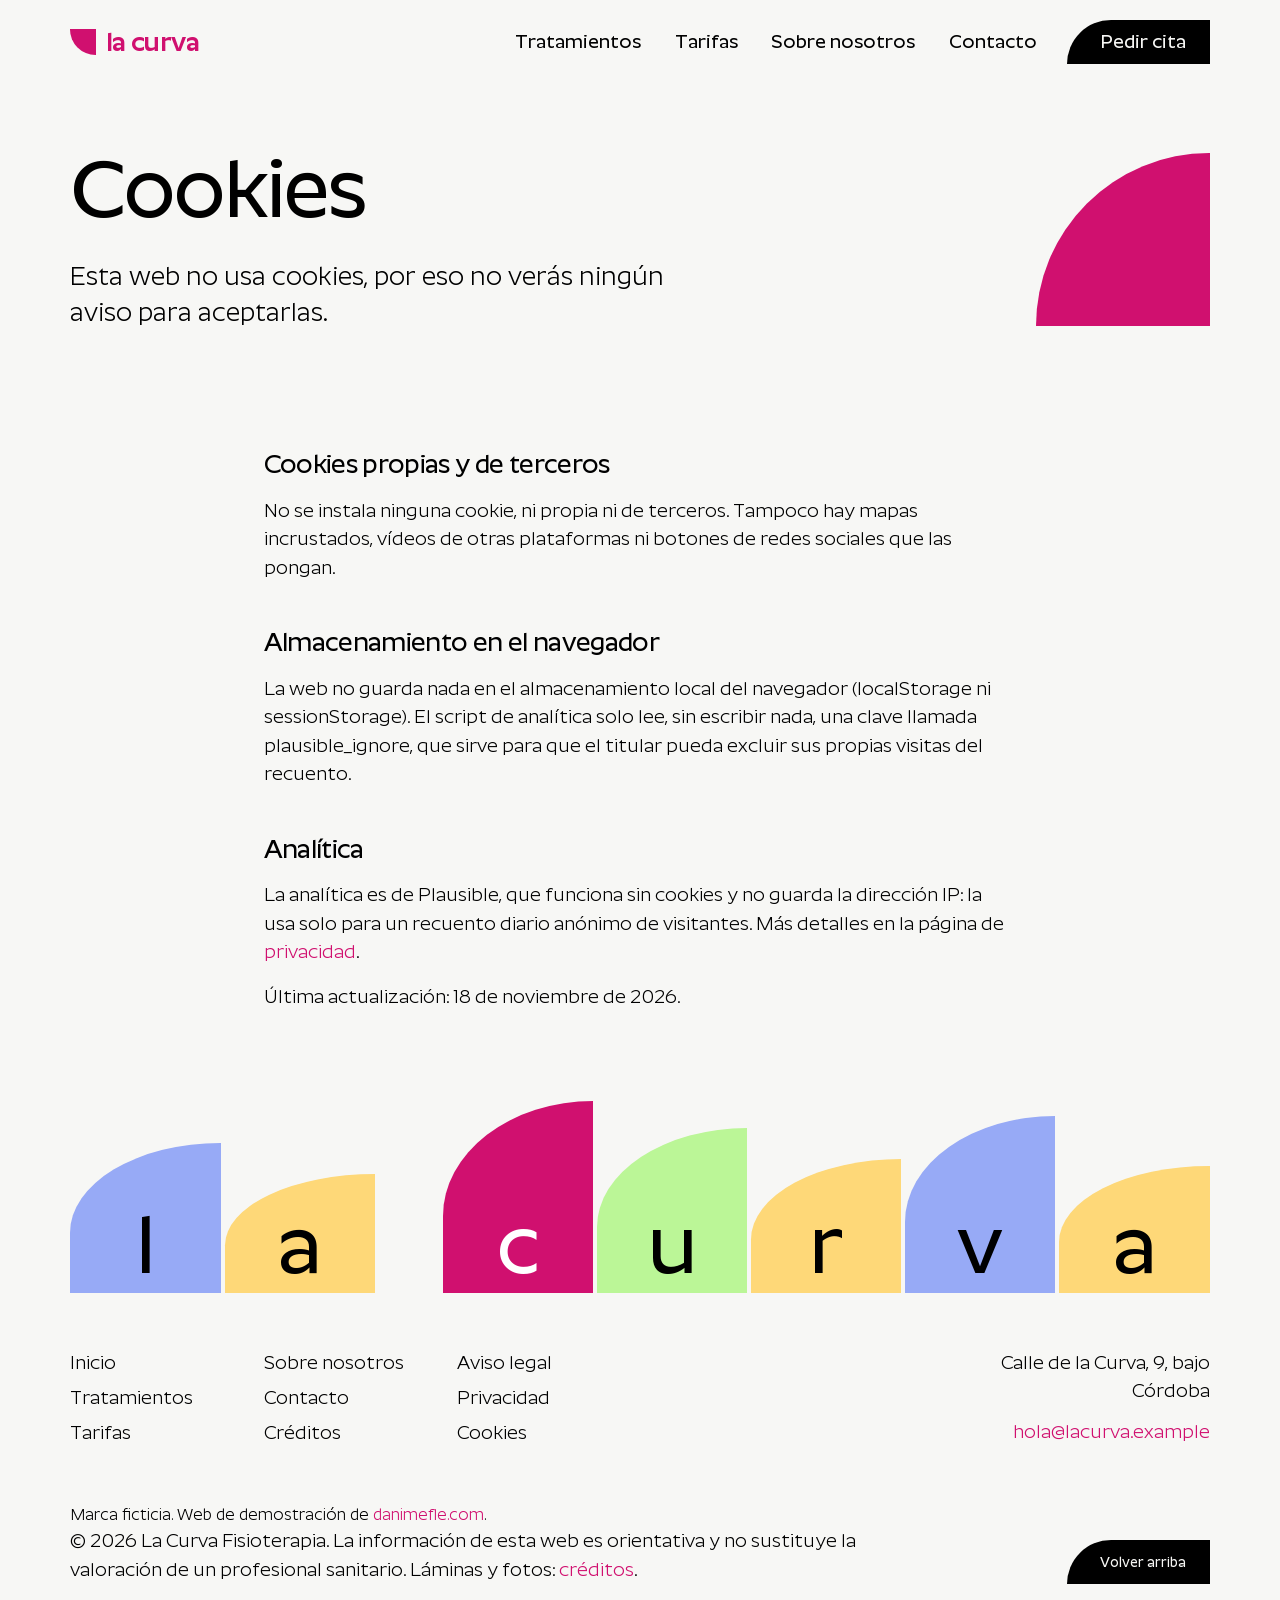
<file: cookies.html>
<!doctype html>
<!--
  cookies.html · Cookies · La Curva Fisioterapia
  Página de la web de demostración de La Curva Fisioterapia (marca ficticia).
  Page of the La Curva Fisioterapia demo site (fictional brand).
-->
<html lang="es">
<head>
  <meta charset="utf-8">
  <meta name="viewport" content="width=device-width, initial-scale=1">
  <title>Cookies · La Curva Fisioterapia</title>
  <meta name="description" content="Política de cookies de la web de demostración de La Curva Fisioterapia: no se usan cookies.">
  <!-- Negocio ficticio: que no aparezca en buscadores como si existiera -->
  <!-- Fictional business: keep it out of search results -->
  <meta name="robots" content="noindex, follow">
  <link rel="canonical" href="https://lacurva.danimefle.com/cookies">
  <meta property="og:url" content="https://lacurva.danimefle.com/cookies">
  <meta property="og:type" content="website">
  <meta property="og:site_name" content="La Curva Fisioterapia">
  <meta property="og:locale" content="es_ES">
  <meta property="og:title" content="Cookies · La Curva Fisioterapia">
  <meta property="og:description" content="Política de cookies de la web de demostración de La Curva Fisioterapia: no se usan cookies.">
  <meta property="og:image" content="https://lacurva.danimefle.com/assets/og/legal.jpg">
  <meta property="og:image:width" content="1200">
  <meta property="og:image:height" content="630">
  <meta property="og:image:alt" content="Cookies de La Curva Fisioterapia">
  <meta name="twitter:card" content="summary_large_image">
  <meta name="twitter:title" content="Cookies · La Curva Fisioterapia">
  <meta name="twitter:description" content="Política de cookies de la web de demostración de La Curva Fisioterapia: no se usan cookies.">
  <meta name="twitter:image" content="https://lacurva.danimefle.com/assets/og/legal.jpg">
  <meta name="theme-color" content="#f7f7f5">
  <link rel="icon" href="assets/favicon.svg" type="image/svg+xml">
  <link rel="icon" href="assets/favicon-32.png" type="image/png" sizes="32x32">
  <link rel="apple-touch-icon" href="assets/apple-touch-icon.png">
  <link rel="manifest" href="site.webmanifest">
  <!-- Fuente precargada -->
  <!-- Preloaded font -->
  <link rel="preload" href="assets/fonts/roundo-500.woff2" as="font" type="font/woff2" crossorigin>
  <link rel="stylesheet" href="assets/css/estilos.css">
  <!-- Marca la página como "con JS" antes de pintar (fichero externo por la CSP) -->
  <!-- Flags the page as "JS on" before paint (external file because of the CSP) -->
  <script src="assets/js/init.js"></script>
  <script src="assets/js/main.js" defer></script>
  <!-- Analítica sin cookies (Plausible) -->
  <!-- Cookieless analytics (Plausible) -->
  <script defer data-domain="lacurva.danimefle.com" src="https://analytics.danimefle.com/js/script.js"></script>
</head>
<body>
  <a class="saltar" href="#contenido">Saltar al contenido</a>

  <!-- ===== CABECERA -->
  <!-- HEADER ===== -->
  <header class="cabecera" data-cabecera>
    <a class="marca" href="index.html" aria-label="La Curva Fisioterapia, inicio">
      <span class="marca__forma" aria-hidden="true"></span>
      <span class="marca__nombre">la curva</span>
    </a>
    <!-- Botón del menú en móvil (lo maneja main.js) -->
    <!-- Phone menu button (handled by main.js) -->
    <button class="menu-boton" type="button" aria-expanded="false" aria-controls="menu" data-menu-boton>Menú</button>
    <nav aria-label="Principal">
      <ul class="menu" id="menu">
        <li><a href="tratamientos.html">Tratamientos</a></li>
        <li><a href="tarifas.html">Tarifas</a></li>
        <li><a href="sobre-nosotros.html">Sobre nosotros</a></li>
        <li><a href="contacto.html">Contacto</a></li>
        <li><a class="boton" href="contacto.html#formulario">Pedir cita</a></li>
      </ul>
    </nav>
  </header>

  <main id="contenido" tabindex="-1">
    <!-- ===== CABEZA DE PÁGINA -->
    <!-- PAGE HEAD ===== -->
    <section class="pagina-cabeza pagina-cabeza--sola" aria-labelledby="titulo-pagina">
      <div class="pagina-cabeza__texto">
        <h1 id="titulo-pagina" data-revela>Cookies</h1>
        <p class="pagina-cabeza__entrada" data-revela>Esta web no usa cookies, por eso no verás ningún aviso para aceptarlas.</p>
      </div>
      <div class="pagina-cabeza__forma" aria-hidden="true"></div>
    </section>

    <!-- ===== TEXTO -->
    <!-- TEXT ===== -->
    <section class="prosa" aria-label="Texto de la política de cookies">
      <div class="prosa__cuerpo">
        <h2 data-revela>Cookies propias y de terceros</h2>
        <p data-revela>No se instala ninguna cookie, ni propia ni de terceros. Tampoco hay mapas incrustados, vídeos de otras plataformas ni botones de redes sociales que las pongan.</p>
        <h2 data-revela>Almacenamiento en el navegador</h2>
        <p data-revela>La web no guarda nada en el almacenamiento local del navegador (localStorage ni sessionStorage). El script de analítica solo lee, sin escribir nada, una clave llamada plausible_ignore, que sirve para que el titular pueda excluir sus propias visitas del recuento.</p>
        <h2 data-revela>Analítica</h2>
        <p data-revela>La analítica es de Plausible, que funciona sin cookies y no guarda la dirección IP: la usa solo para un recuento diario anónimo de visitantes. Más detalles en la página de <a class="enlace" href="privacidad.html">privacidad</a>.</p>
        <p>Última actualización: 18 de noviembre de 2026.</p>
      </div>
    </section>
  </main>

  <!-- ===== PIE: la marca construida en grande -->
  <!-- FOOTER: the mark built large ===== -->
  <footer class="pie" aria-labelledby="pie-titulo">
    <h2 class="oculto" id="pie-titulo">La Curva Fisioterapia</h2>
    <div class="pie__marca" aria-hidden="true">
      <span style="--alto:78%;--fondo:var(--campo-1)"><b class="pie__letra">l</b></span>
      <span style="--alto:62%;--fondo:var(--campo-3)"><b class="pie__letra">a</b></span>
      <span class="pie__hueco"></span>
      <span style="--alto:100%;--fondo:var(--acento);--letra:var(--acento-tinta)"><b class="pie__letra">c</b></span>
      <span style="--alto:86%;--fondo:var(--campo-2)"><b class="pie__letra">u</b></span>
      <span style="--alto:70%;--fondo:var(--campo-3)"><b class="pie__letra">r</b></span>
      <span style="--alto:92%;--fondo:var(--campo-1)"><b class="pie__letra">v</b></span>
      <span style="--alto:66%;--fondo:var(--campo-3)"><b class="pie__letra">a</b></span>
    </div>
    <div class="pie__columnas">
      <ul class="pie__lista" aria-label="La clínica">
        <li><a href="index.html">Inicio</a></li>
        <li><a href="tratamientos.html">Tratamientos</a></li>
        <li><a href="tarifas.html">Tarifas</a></li>
      </ul>
      <ul class="pie__lista" aria-label="Más">
        <li><a href="sobre-nosotros.html">Sobre nosotros</a></li>
        <li><a href="contacto.html">Contacto</a></li>
        <li><a href="creditos.html">Créditos</a></li>
      </ul>
      <ul class="pie__lista" aria-label="Legal">
        <li><a href="aviso-legal.html">Aviso legal</a></li>
        <li><a href="privacidad.html">Privacidad</a></li>
        <li><a href="cookies.html">Cookies</a></li>
      </ul>
      <address class="pie__contacto">
        <p>Calle de la Curva, 9, bajo<br>Córdoba</p>
        <p><a class="enlace" href="mailto:hola@lacurva.example">hola@lacurva.example</a></p>
      </address>
    </div>
    <div class="pie__final">
      <div>
        <p class="pie__demo">Marca ficticia. Web de demostración de <a class="enlace" href="https://danimefle.com">danimefle.com</a>.</p>
        <p>© 2026 La Curva Fisioterapia. La información de esta web es orientativa y no sustituye la valoración de un profesional sanitario. Láminas y fotos: <a class="enlace" href="creditos.html">créditos</a>.</p>
      </div>
      <a class="boton boton--pequeno" href="#contenido">Volver arriba</a>
    </div>
  </footer>
</body>
</html>
</file>
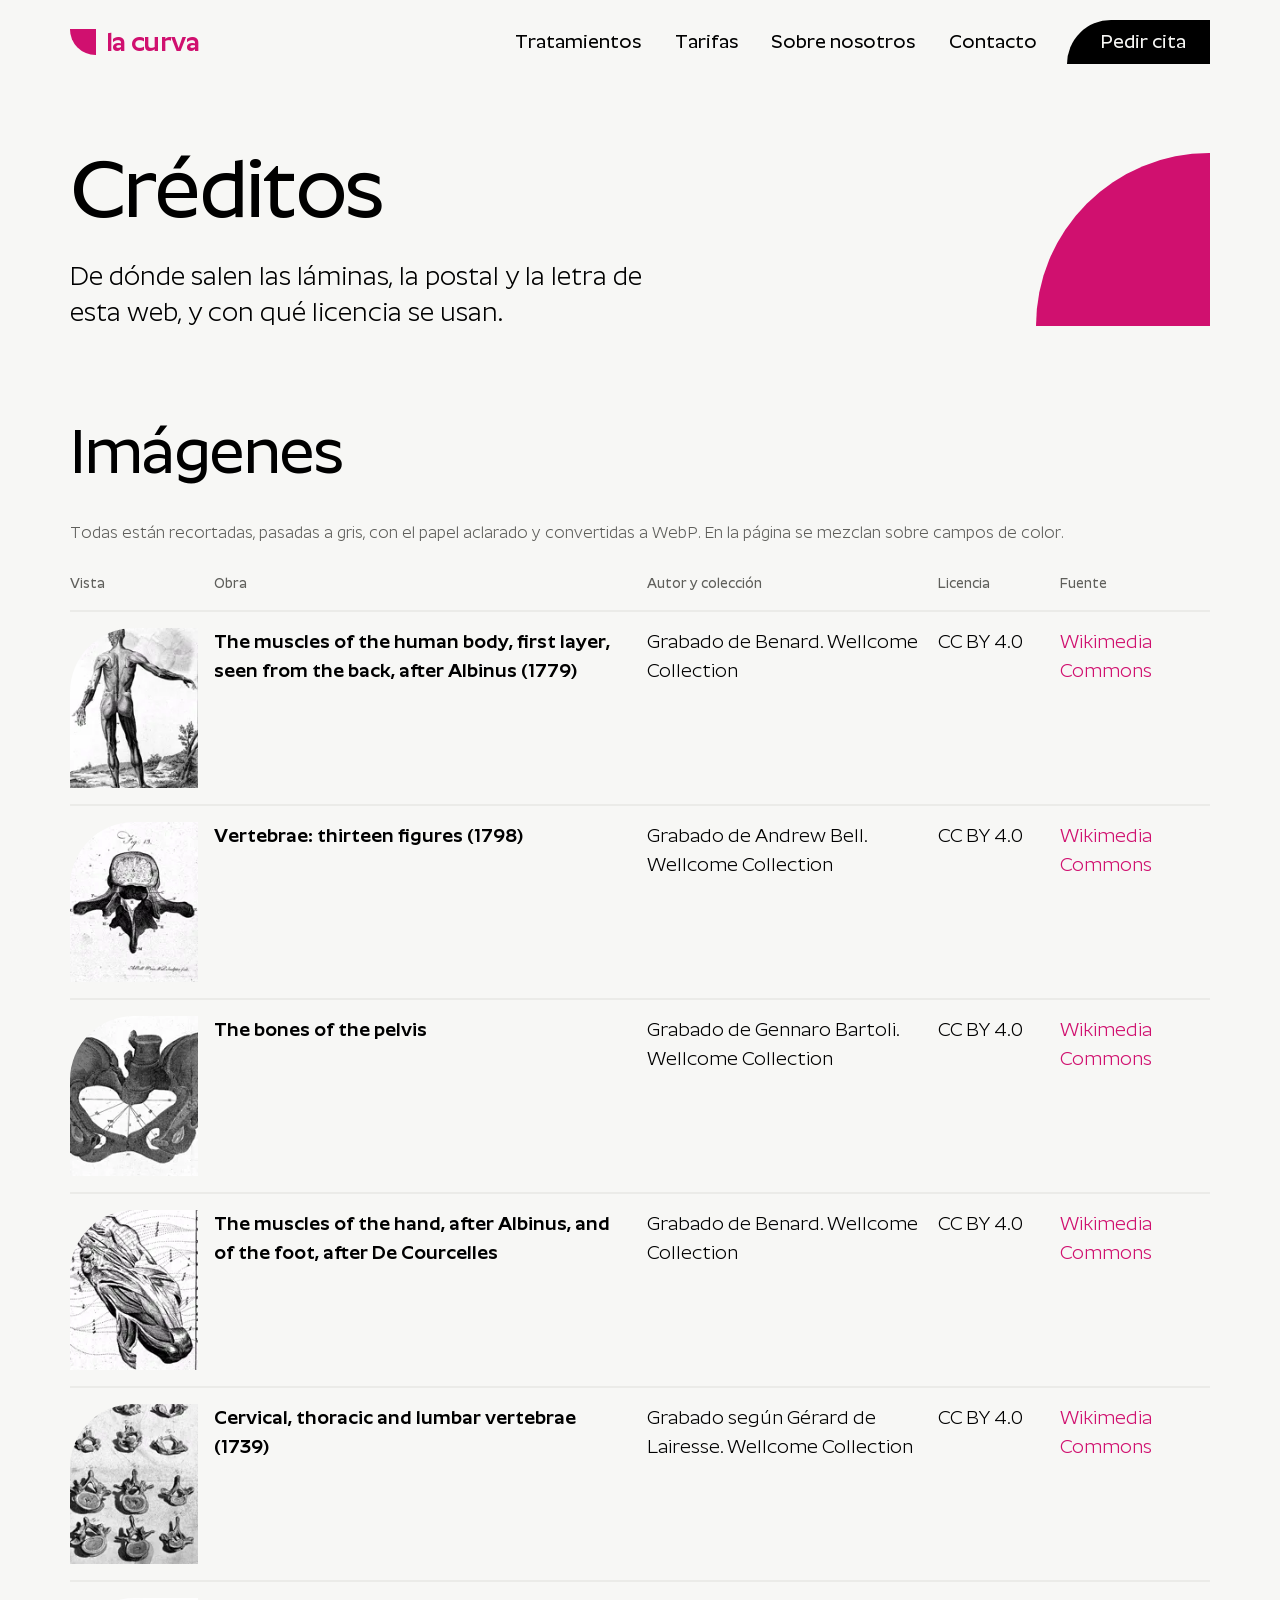
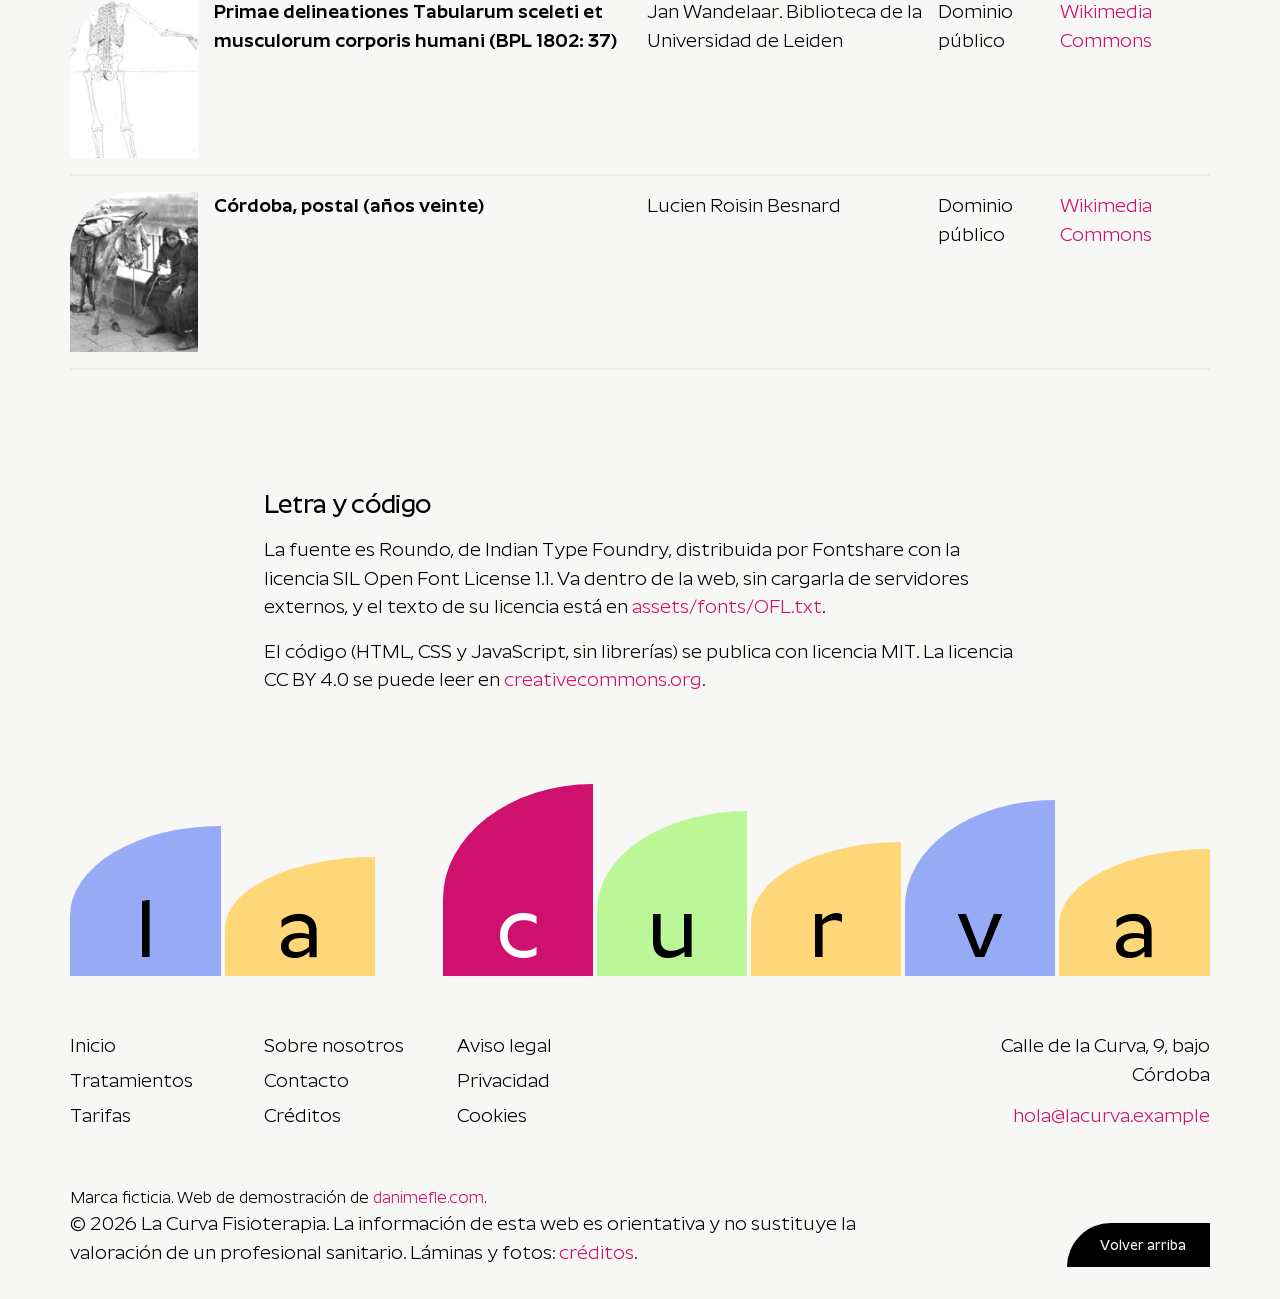
<file: creditos.html>
<!doctype html>
<!--
  creditos.html · Créditos · La Curva Fisioterapia
  Página de la web de demostración de La Curva Fisioterapia (marca ficticia).
  Page of the La Curva Fisioterapia demo site (fictional brand).
-->
<html lang="es">
<head>
  <meta charset="utf-8">
  <meta name="viewport" content="width=device-width, initial-scale=1">
  <title>Créditos · La Curva Fisioterapia</title>
  <meta name="description" content="Autores, licencias y fuentes de las láminas, la postal y la letra que usa la web de La Curva Fisioterapia.">
  <!-- Negocio ficticio: que no aparezca en buscadores como si existiera -->
  <!-- Fictional business: keep it out of search results -->
  <meta name="robots" content="noindex, follow">
  <link rel="canonical" href="https://lacurva.danimefle.com/creditos">
  <meta property="og:url" content="https://lacurva.danimefle.com/creditos">
  <meta property="og:type" content="website">
  <meta property="og:site_name" content="La Curva Fisioterapia">
  <meta property="og:locale" content="es_ES">
  <meta property="og:title" content="Créditos · La Curva Fisioterapia">
  <meta property="og:description" content="Autores, licencias y fuentes de las láminas, la postal y la letra que usa la web de La Curva Fisioterapia.">
  <meta property="og:image" content="https://lacurva.danimefle.com/assets/og/creditos.jpg">
  <meta property="og:image:width" content="1200">
  <meta property="og:image:height" content="630">
  <meta property="og:image:alt" content="Créditos de La Curva Fisioterapia">
  <meta name="twitter:card" content="summary_large_image">
  <meta name="twitter:title" content="Créditos · La Curva Fisioterapia">
  <meta name="twitter:description" content="Autores, licencias y fuentes de las láminas, la postal y la letra que usa la web de La Curva Fisioterapia.">
  <meta name="twitter:image" content="https://lacurva.danimefle.com/assets/og/creditos.jpg">
  <meta name="theme-color" content="#f7f7f5">
  <link rel="icon" href="assets/favicon.svg" type="image/svg+xml">
  <link rel="icon" href="assets/favicon-32.png" type="image/png" sizes="32x32">
  <link rel="apple-touch-icon" href="assets/apple-touch-icon.png">
  <link rel="manifest" href="site.webmanifest">
  <!-- Fuente precargada -->
  <!-- Preloaded font -->
  <link rel="preload" href="assets/fonts/roundo-500.woff2" as="font" type="font/woff2" crossorigin>
  <link rel="stylesheet" href="assets/css/estilos.css">
  <!-- Marca la página como "con JS" antes de pintar (fichero externo por la CSP) -->
  <!-- Flags the page as "JS on" before paint (external file because of the CSP) -->
  <script src="assets/js/init.js"></script>
  <script src="assets/js/main.js" defer></script>
  <!-- Analítica sin cookies (Plausible) -->
  <!-- Cookieless analytics (Plausible) -->
  <script defer data-domain="lacurva.danimefle.com" src="https://analytics.danimefle.com/js/script.js"></script>
</head>
<body>
  <a class="saltar" href="#contenido">Saltar al contenido</a>

  <!-- ===== CABECERA -->
  <!-- HEADER ===== -->
  <header class="cabecera" data-cabecera>
    <a class="marca" href="index.html" aria-label="La Curva Fisioterapia, inicio">
      <span class="marca__forma" aria-hidden="true"></span>
      <span class="marca__nombre">la curva</span>
    </a>
    <!-- Botón del menú en móvil (lo maneja main.js) -->
    <!-- Phone menu button (handled by main.js) -->
    <button class="menu-boton" type="button" aria-expanded="false" aria-controls="menu" data-menu-boton>Menú</button>
    <nav aria-label="Principal">
      <ul class="menu" id="menu">
        <li><a href="tratamientos.html">Tratamientos</a></li>
        <li><a href="tarifas.html">Tarifas</a></li>
        <li><a href="sobre-nosotros.html">Sobre nosotros</a></li>
        <li><a href="contacto.html">Contacto</a></li>
        <li><a class="boton" href="contacto.html#formulario">Pedir cita</a></li>
      </ul>
    </nav>
  </header>

  <main id="contenido" tabindex="-1">
    <!-- ===== CABEZA DE PÁGINA -->
    <!-- PAGE HEAD ===== -->
    <section class="pagina-cabeza pagina-cabeza--sola" aria-labelledby="titulo-pagina">
      <div class="pagina-cabeza__texto">
        <h1 id="titulo-pagina" data-revela>Créditos</h1>
        <p class="pagina-cabeza__entrada" data-revela>De dónde salen las láminas, la postal y la letra de esta web, y con qué licencia se usan.</p>
      </div>
      <div class="pagina-cabeza__forma" aria-hidden="true"></div>
    </section>

    <!-- ===== IMÁGENES -->
    <!-- IMAGES ===== -->
    <section class="tarifas" aria-labelledby="imagenes-titulo">
      <h2 class="titulo-seccion" id="imagenes-titulo" data-revela>Imágenes</h2>
      <div class="tabla-caja" data-revela>
        <table class="tabla creditos-tabla">
          <caption>Todas están recortadas, pasadas a gris, con el papel aclarado y convertidas a WebP. En la página se mezclan sobre campos de color.</caption>
          <thead>
            <tr><th scope="col">Vista</th><th scope="col">Obra</th><th scope="col">Autor y colección</th><th scope="col">Licencia</th><th scope="col">Fuente</th></tr>
          </thead>
          <tbody>
            <tr>
              <td><img src="assets/img/mini/cuerpo-espalda.webp" width="144" height="180" alt="Cuerpo visto de espaldas con los músculos al descubierto" decoding="async"></td>
              <th scope="row">The muscles of the human body, first layer, seen from the back, after Albinus (1779)</th>
              <td>Grabado de Benard. Wellcome Collection</td>
              <td>CC BY 4.0</td>
              <td><a class="enlace" href="https://commons.wikimedia.org/wiki/File:The_muscles_of_the_human_body,_first_layer,_seen_from_the_ba_Wellcome_V0007854ER.jpg">Wikimedia Commons</a></td>
            </tr>
            <tr>
              <td><img src="assets/img/mini/ficha-lumbar.webp" width="144" height="180" alt="Vértebra lumbar" decoding="async"></td>
              <th scope="row">Vertebrae: thirteen figures (1798)</th>
              <td>Grabado de Andrew Bell. Wellcome Collection</td>
              <td>CC BY 4.0</td>
              <td><a class="enlace" href="https://commons.wikimedia.org/wiki/File:Vertebrae;_thirteen_figures._Line_engraving_by_A._Bell,_1798_Wellcome_V0007973.jpg">Wikimedia Commons</a></td>
            </tr>
            <tr>
              <td><img src="assets/img/mini/ficha-pelvis.webp" width="144" height="180" alt="Huesos de la pelvis" decoding="async"></td>
              <th scope="row">The bones of the pelvis</th>
              <td>Grabado de Gennaro Bartoli. Wellcome Collection</td>
              <td>CC BY 4.0</td>
              <td><a class="enlace" href="https://commons.wikimedia.org/wiki/File:The_bones_of_the_pelvis._Engraving_by_G._Bartoli._Wellcome_V0007881.jpg">Wikimedia Commons</a></td>
            </tr>
            <tr>
              <td><img src="assets/img/mini/ficha-pie.webp" width="144" height="180" alt="Músculos de la planta del pie" decoding="async"></td>
              <th scope="row">The muscles of the hand, after Albinus, and of the foot, after De Courcelles</th>
              <td>Grabado de Benard. Wellcome Collection</td>
              <td>CC BY 4.0</td>
              <td><a class="enlace" href="https://commons.wikimedia.org/wiki/File:The_muscles_of_the_hand,_after_Albinus,_and_of_the_foot,_aft_Wellcome_V0007837.jpg">Wikimedia Commons</a></td>
            </tr>
            <tr>
              <td><img src="assets/img/mini/vertebras-lairesse.webp" width="144" height="180" alt="Vértebras cervicales, dorsales y lumbares" decoding="async"></td>
              <th scope="row">Cervical, thoracic and lumbar vertebrae (1739)</th>
              <td>Grabado según Gérard de Lairesse. Wellcome Collection</td>
              <td>CC BY 4.0</td>
              <td><a class="enlace" href="https://commons.wikimedia.org/wiki/File:Cervical,_thoracic_and_lumbar_vertebrae._Engraving_after_G._Wellcome_V0007769.jpg">Wikimedia Commons</a></td>
            </tr>
            <tr>
              <td><img src="assets/img/mini/esqueleto.webp" width="144" height="180" alt="Esqueleto visto de espaldas" decoding="async"></td>
              <th scope="row">Primae delineationes Tabularum sceleti et musculorum corporis humani (BPL 1802: 37)</th>
              <td>Jan Wandelaar. Biblioteca de la Universidad de Leiden</td>
              <td>Dominio público</td>
              <td><a class="enlace" href="https://commons.wikimedia.org/wiki/File:Primae_delineationes_Tabularum_sceleti_et_musculorum_corporis_humani_human_skeleton_with_added_abdominal_muscles_of_the_neck_and_back_BPL_1802_37.tiff">Wikimedia Commons</a></td>
            </tr>
            <tr>
              <td><img src="assets/img/mini/postal-cordoba.webp" width="144" height="180" alt="Postal antigua junto al Guadalquivir" decoding="async"></td>
              <th scope="row">Córdoba, postal (años veinte)</th>
              <td>Lucien Roisin Besnard</td>
              <td>Dominio público</td>
              <td><a class="enlace" href="https://commons.wikimedia.org/wiki/File:C%C3%B3rdoba,_postal.jpg">Wikimedia Commons</a></td>
            </tr>
          </tbody>
        </table>
      </div>
    </section>

    <!-- ===== LETRA Y CÓDIGO -->
    <!-- TYPE AND CODE ===== -->
    <section class="prosa" aria-labelledby="letra-titulo">
      <div class="prosa__cuerpo">
        <h2 id="letra-titulo" data-revela>Letra y código</h2>
        <p data-revela>La fuente es Roundo, de Indian Type Foundry, distribuida por Fontshare con la licencia SIL Open Font License 1.1. Va dentro de la web, sin cargarla de servidores externos, y el texto de su licencia está en <a class="enlace" href="assets/fonts/OFL.txt">assets/fonts/OFL.txt</a>.</p>
        <p>El código (HTML, CSS y JavaScript, sin librerías) se publica con licencia MIT. La licencia CC BY 4.0 se puede leer en <a class="enlace" href="https://creativecommons.org/licenses/by/4.0/deed.es">creativecommons.org</a>.</p>
      </div>
    </section>
  </main>

  <!-- ===== PIE: la marca construida en grande -->
  <!-- FOOTER: the mark built large ===== -->
  <footer class="pie" aria-labelledby="pie-titulo">
    <h2 class="oculto" id="pie-titulo">La Curva Fisioterapia</h2>
    <div class="pie__marca" aria-hidden="true">
      <span style="--alto:78%;--fondo:var(--campo-1)"><b class="pie__letra">l</b></span>
      <span style="--alto:62%;--fondo:var(--campo-3)"><b class="pie__letra">a</b></span>
      <span class="pie__hueco"></span>
      <span style="--alto:100%;--fondo:var(--acento);--letra:var(--acento-tinta)"><b class="pie__letra">c</b></span>
      <span style="--alto:86%;--fondo:var(--campo-2)"><b class="pie__letra">u</b></span>
      <span style="--alto:70%;--fondo:var(--campo-3)"><b class="pie__letra">r</b></span>
      <span style="--alto:92%;--fondo:var(--campo-1)"><b class="pie__letra">v</b></span>
      <span style="--alto:66%;--fondo:var(--campo-3)"><b class="pie__letra">a</b></span>
    </div>
    <div class="pie__columnas">
      <ul class="pie__lista" aria-label="La clínica">
        <li><a href="index.html">Inicio</a></li>
        <li><a href="tratamientos.html">Tratamientos</a></li>
        <li><a href="tarifas.html">Tarifas</a></li>
      </ul>
      <ul class="pie__lista" aria-label="Más">
        <li><a href="sobre-nosotros.html">Sobre nosotros</a></li>
        <li><a href="contacto.html">Contacto</a></li>
        <li><a href="creditos.html">Créditos</a></li>
      </ul>
      <ul class="pie__lista" aria-label="Legal">
        <li><a href="aviso-legal.html">Aviso legal</a></li>
        <li><a href="privacidad.html">Privacidad</a></li>
        <li><a href="cookies.html">Cookies</a></li>
      </ul>
      <address class="pie__contacto">
        <p>Calle de la Curva, 9, bajo<br>Córdoba</p>
        <p><a class="enlace" href="mailto:hola@lacurva.example">hola@lacurva.example</a></p>
      </address>
    </div>
    <div class="pie__final">
      <div>
        <p class="pie__demo">Marca ficticia. Web de demostración de <a class="enlace" href="https://danimefle.com">danimefle.com</a>.</p>
        <p>© 2026 La Curva Fisioterapia. La información de esta web es orientativa y no sustituye la valoración de un profesional sanitario. Láminas y fotos: <a class="enlace" href="creditos.html">créditos</a>.</p>
      </div>
      <a class="boton boton--pequeno" href="#contenido">Volver arriba</a>
    </div>
  </footer>
</body>
</html>
</file>
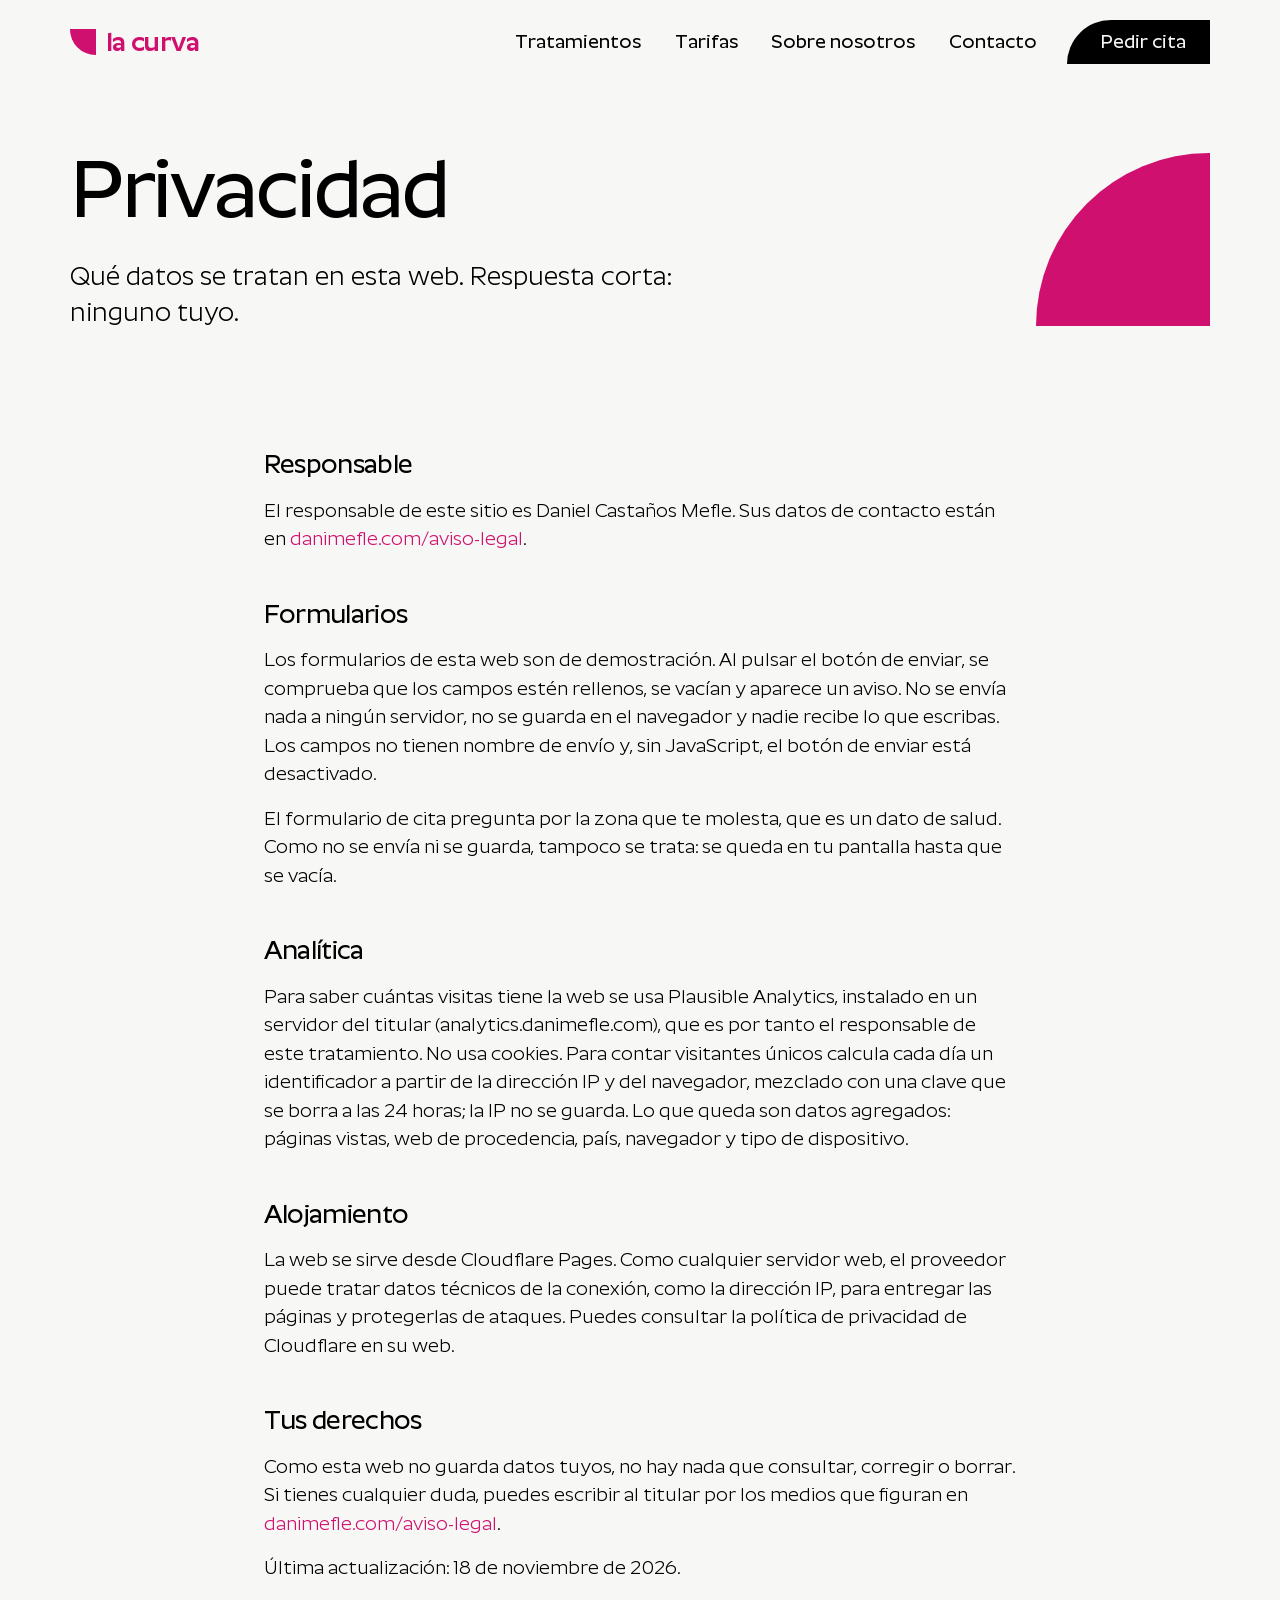
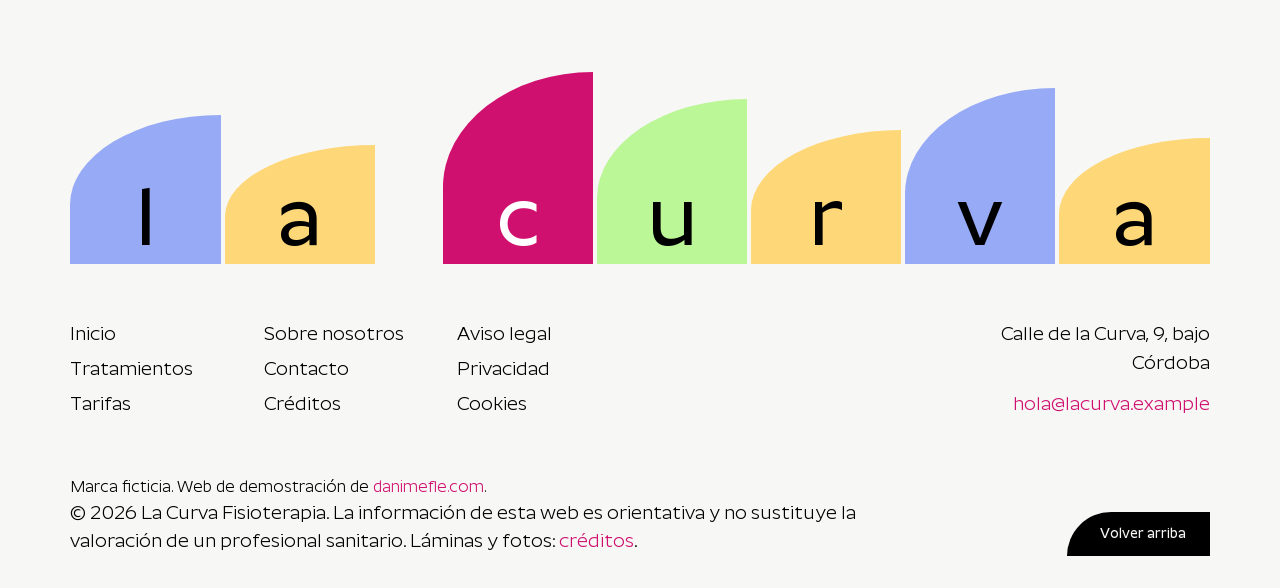
<file: privacidad.html>
<!doctype html>
<!--
  privacidad.html · Privacidad · La Curva Fisioterapia
  Página de la web de demostración de La Curva Fisioterapia (marca ficticia).
  Page of the La Curva Fisioterapia demo site (fictional brand).
-->
<html lang="es">
<head>
  <meta charset="utf-8">
  <meta name="viewport" content="width=device-width, initial-scale=1">
  <title>Privacidad · La Curva Fisioterapia</title>
  <meta name="description" content="Política de privacidad de la web de demostración de La Curva Fisioterapia: los formularios no envían ni guardan nada y la analítica no usa cookies ni guarda la IP.">
  <!-- Negocio ficticio: que no aparezca en buscadores como si existiera -->
  <!-- Fictional business: keep it out of search results -->
  <meta name="robots" content="noindex, follow">
  <link rel="canonical" href="https://lacurva.danimefle.com/privacidad">
  <meta property="og:url" content="https://lacurva.danimefle.com/privacidad">
  <meta property="og:type" content="website">
  <meta property="og:site_name" content="La Curva Fisioterapia">
  <meta property="og:locale" content="es_ES">
  <meta property="og:title" content="Privacidad · La Curva Fisioterapia">
  <meta property="og:description" content="Política de privacidad de la web de demostración de La Curva Fisioterapia: los formularios no envían ni guardan nada y la analítica no usa cookies ni guarda la IP.">
  <meta property="og:image" content="https://lacurva.danimefle.com/assets/og/legal.jpg">
  <meta property="og:image:width" content="1200">
  <meta property="og:image:height" content="630">
  <meta property="og:image:alt" content="Privacidad de La Curva Fisioterapia">
  <meta name="twitter:card" content="summary_large_image">
  <meta name="twitter:title" content="Privacidad · La Curva Fisioterapia">
  <meta name="twitter:description" content="Política de privacidad de la web de demostración de La Curva Fisioterapia: los formularios no envían ni guardan nada y la analítica no usa cookies ni guarda la IP.">
  <meta name="twitter:image" content="https://lacurva.danimefle.com/assets/og/legal.jpg">
  <meta name="theme-color" content="#f7f7f5">
  <link rel="icon" href="assets/favicon.svg" type="image/svg+xml">
  <link rel="icon" href="assets/favicon-32.png" type="image/png" sizes="32x32">
  <link rel="apple-touch-icon" href="assets/apple-touch-icon.png">
  <link rel="manifest" href="site.webmanifest">
  <!-- Fuente precargada -->
  <!-- Preloaded font -->
  <link rel="preload" href="assets/fonts/roundo-500.woff2" as="font" type="font/woff2" crossorigin>
  <link rel="stylesheet" href="assets/css/estilos.css">
  <!-- Marca la página como "con JS" antes de pintar (fichero externo por la CSP) -->
  <!-- Flags the page as "JS on" before paint (external file because of the CSP) -->
  <script src="assets/js/init.js"></script>
  <script src="assets/js/main.js" defer></script>
  <!-- Analítica sin cookies (Plausible) -->
  <!-- Cookieless analytics (Plausible) -->
  <script defer data-domain="lacurva.danimefle.com" src="https://analytics.danimefle.com/js/script.js"></script>
</head>
<body>
  <a class="saltar" href="#contenido">Saltar al contenido</a>

  <!-- ===== CABECERA -->
  <!-- HEADER ===== -->
  <header class="cabecera" data-cabecera>
    <a class="marca" href="index.html" aria-label="La Curva Fisioterapia, inicio">
      <span class="marca__forma" aria-hidden="true"></span>
      <span class="marca__nombre">la curva</span>
    </a>
    <!-- Botón del menú en móvil (lo maneja main.js) -->
    <!-- Phone menu button (handled by main.js) -->
    <button class="menu-boton" type="button" aria-expanded="false" aria-controls="menu" data-menu-boton>Menú</button>
    <nav aria-label="Principal">
      <ul class="menu" id="menu">
        <li><a href="tratamientos.html">Tratamientos</a></li>
        <li><a href="tarifas.html">Tarifas</a></li>
        <li><a href="sobre-nosotros.html">Sobre nosotros</a></li>
        <li><a href="contacto.html">Contacto</a></li>
        <li><a class="boton" href="contacto.html#formulario">Pedir cita</a></li>
      </ul>
    </nav>
  </header>

  <main id="contenido" tabindex="-1">
    <!-- ===== CABEZA DE PÁGINA -->
    <!-- PAGE HEAD ===== -->
    <section class="pagina-cabeza pagina-cabeza--sola" aria-labelledby="titulo-pagina">
      <div class="pagina-cabeza__texto">
        <h1 id="titulo-pagina" data-revela>Privacidad</h1>
        <p class="pagina-cabeza__entrada" data-revela>Qué datos se tratan en esta web. Respuesta corta: ninguno tuyo.</p>
      </div>
      <div class="pagina-cabeza__forma" aria-hidden="true"></div>
    </section>

    <!-- ===== TEXTO -->
    <!-- TEXT ===== -->
    <section class="prosa" aria-label="Texto de la política de privacidad">
      <div class="prosa__cuerpo">
        <h2 data-revela>Responsable</h2>
        <p data-revela>El responsable de este sitio es Daniel Castaños Mefle. Sus datos de contacto están en <a class="enlace" href="https://danimefle.com/aviso-legal">danimefle.com/aviso-legal</a>.</p>
        <h2 data-revela>Formularios</h2>
        <p data-revela>Los formularios de esta web son de demostración. Al pulsar el botón de enviar, se comprueba que los campos estén rellenos, se vacían y aparece un aviso. No se envía nada a ningún servidor, no se guarda en el navegador y nadie recibe lo que escribas. Los campos no tienen nombre de envío y, sin JavaScript, el botón de enviar está desactivado.</p>
        <p data-revela>El formulario de cita pregunta por la zona que te molesta, que es un dato de salud. Como no se envía ni se guarda, tampoco se trata: se queda en tu pantalla hasta que se vacía.</p>
        <h2 data-revela>Analítica</h2>
        <p data-revela>Para saber cuántas visitas tiene la web se usa Plausible Analytics, instalado en un servidor del titular (analytics.danimefle.com), que es por tanto el responsable de este tratamiento. No usa cookies. Para contar visitantes únicos calcula cada día un identificador a partir de la dirección IP y del navegador, mezclado con una clave que se borra a las 24 horas; la IP no se guarda. Lo que queda son datos agregados: páginas vistas, web de procedencia, país, navegador y tipo de dispositivo.</p>
        <h2 data-revela>Alojamiento</h2>
        <p data-revela>La web se sirve desde Cloudflare Pages. Como cualquier servidor web, el proveedor puede tratar datos técnicos de la conexión, como la dirección IP, para entregar las páginas y protegerlas de ataques. Puedes consultar la política de privacidad de Cloudflare en su web.</p>
        <h2 data-revela>Tus derechos</h2>
        <p data-revela>Como esta web no guarda datos tuyos, no hay nada que consultar, corregir o borrar. Si tienes cualquier duda, puedes escribir al titular por los medios que figuran en <a class="enlace" href="https://danimefle.com/aviso-legal">danimefle.com/aviso-legal</a>.</p>
        <p>Última actualización: 18 de noviembre de 2026.</p>
      </div>
    </section>
  </main>

  <!-- ===== PIE: la marca construida en grande -->
  <!-- FOOTER: the mark built large ===== -->
  <footer class="pie" aria-labelledby="pie-titulo">
    <h2 class="oculto" id="pie-titulo">La Curva Fisioterapia</h2>
    <div class="pie__marca" aria-hidden="true">
      <span style="--alto:78%;--fondo:var(--campo-1)"><b class="pie__letra">l</b></span>
      <span style="--alto:62%;--fondo:var(--campo-3)"><b class="pie__letra">a</b></span>
      <span class="pie__hueco"></span>
      <span style="--alto:100%;--fondo:var(--acento);--letra:var(--acento-tinta)"><b class="pie__letra">c</b></span>
      <span style="--alto:86%;--fondo:var(--campo-2)"><b class="pie__letra">u</b></span>
      <span style="--alto:70%;--fondo:var(--campo-3)"><b class="pie__letra">r</b></span>
      <span style="--alto:92%;--fondo:var(--campo-1)"><b class="pie__letra">v</b></span>
      <span style="--alto:66%;--fondo:var(--campo-3)"><b class="pie__letra">a</b></span>
    </div>
    <div class="pie__columnas">
      <ul class="pie__lista" aria-label="La clínica">
        <li><a href="index.html">Inicio</a></li>
        <li><a href="tratamientos.html">Tratamientos</a></li>
        <li><a href="tarifas.html">Tarifas</a></li>
      </ul>
      <ul class="pie__lista" aria-label="Más">
        <li><a href="sobre-nosotros.html">Sobre nosotros</a></li>
        <li><a href="contacto.html">Contacto</a></li>
        <li><a href="creditos.html">Créditos</a></li>
      </ul>
      <ul class="pie__lista" aria-label="Legal">
        <li><a href="aviso-legal.html">Aviso legal</a></li>
        <li><a href="privacidad.html">Privacidad</a></li>
        <li><a href="cookies.html">Cookies</a></li>
      </ul>
      <address class="pie__contacto">
        <p>Calle de la Curva, 9, bajo<br>Córdoba</p>
        <p><a class="enlace" href="mailto:hola@lacurva.example">hola@lacurva.example</a></p>
      </address>
    </div>
    <div class="pie__final">
      <div>
        <p class="pie__demo">Marca ficticia. Web de demostración de <a class="enlace" href="https://danimefle.com">danimefle.com</a>.</p>
        <p>© 2026 La Curva Fisioterapia. La información de esta web es orientativa y no sustituye la valoración de un profesional sanitario. Láminas y fotos: <a class="enlace" href="creditos.html">créditos</a>.</p>
      </div>
      <a class="boton boton--pequeno" href="#contenido">Volver arriba</a>
    </div>
  </footer>
</body>
</html>
</file>
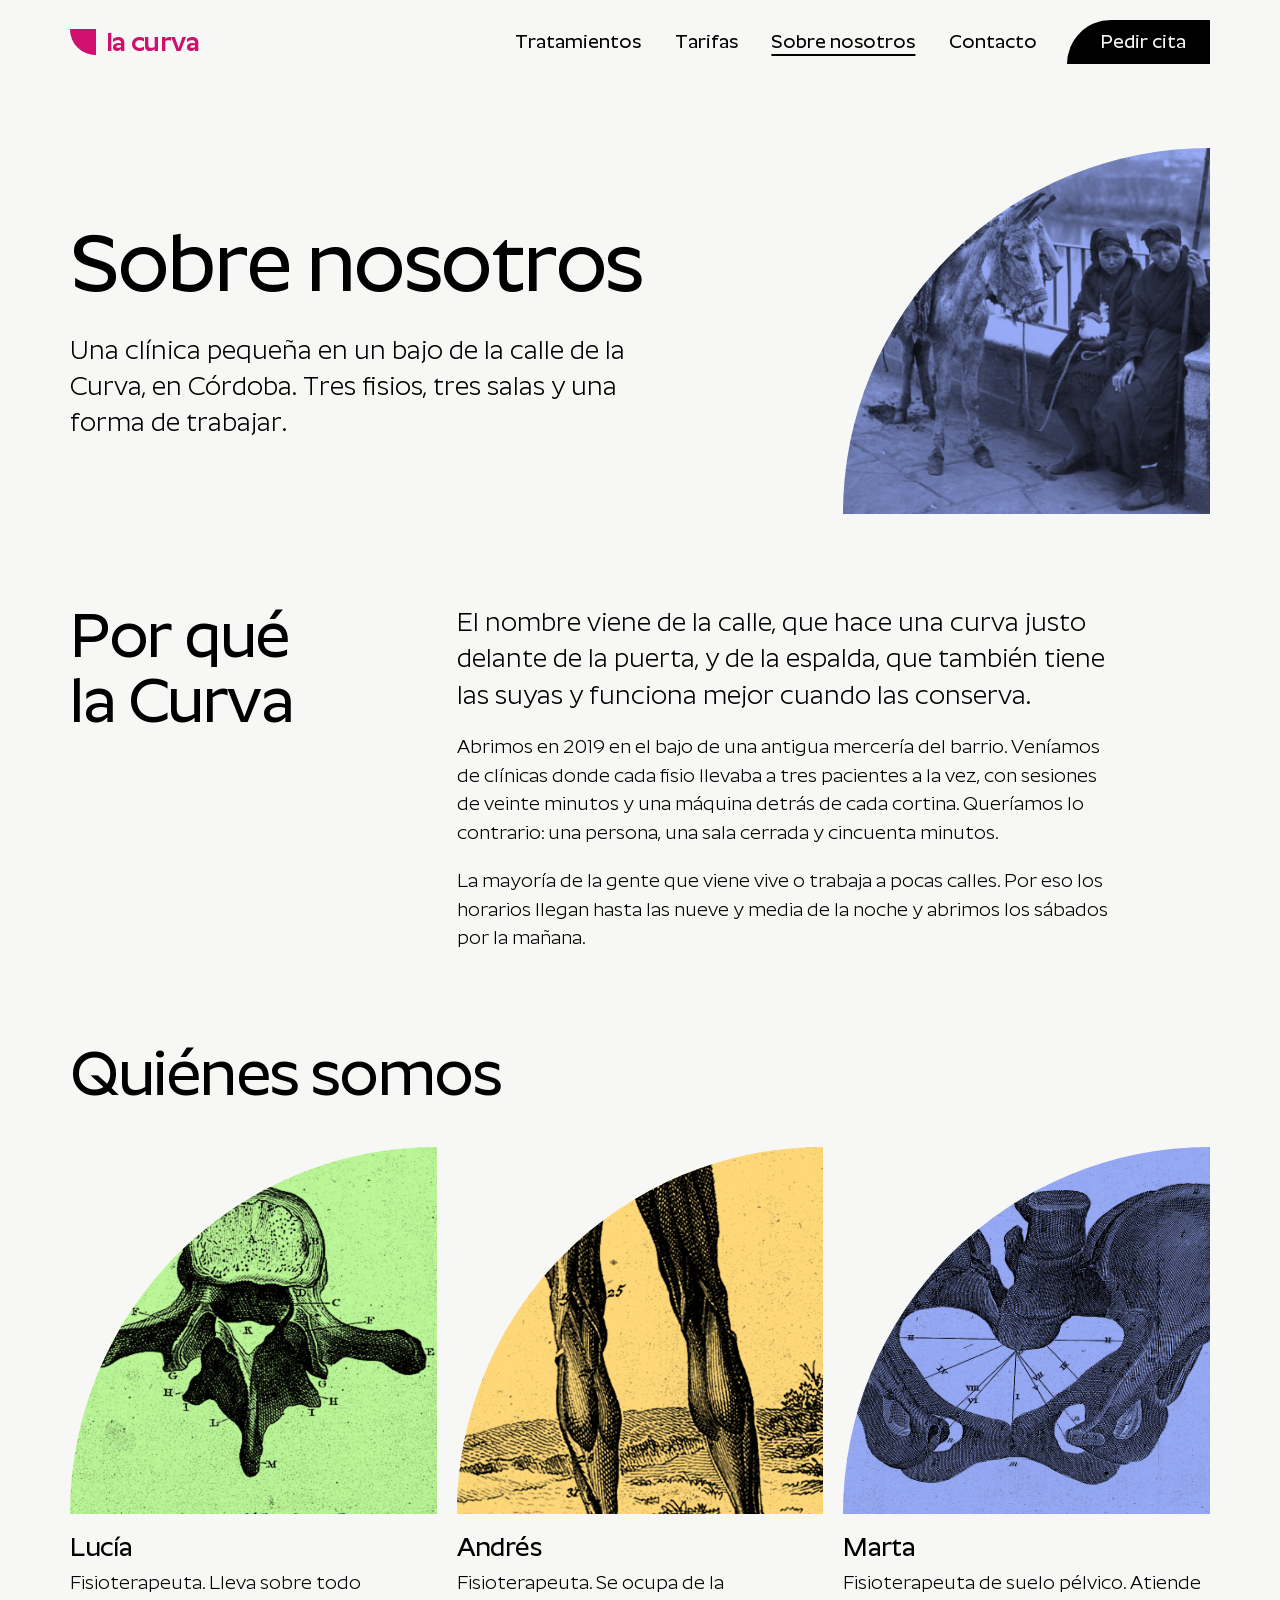
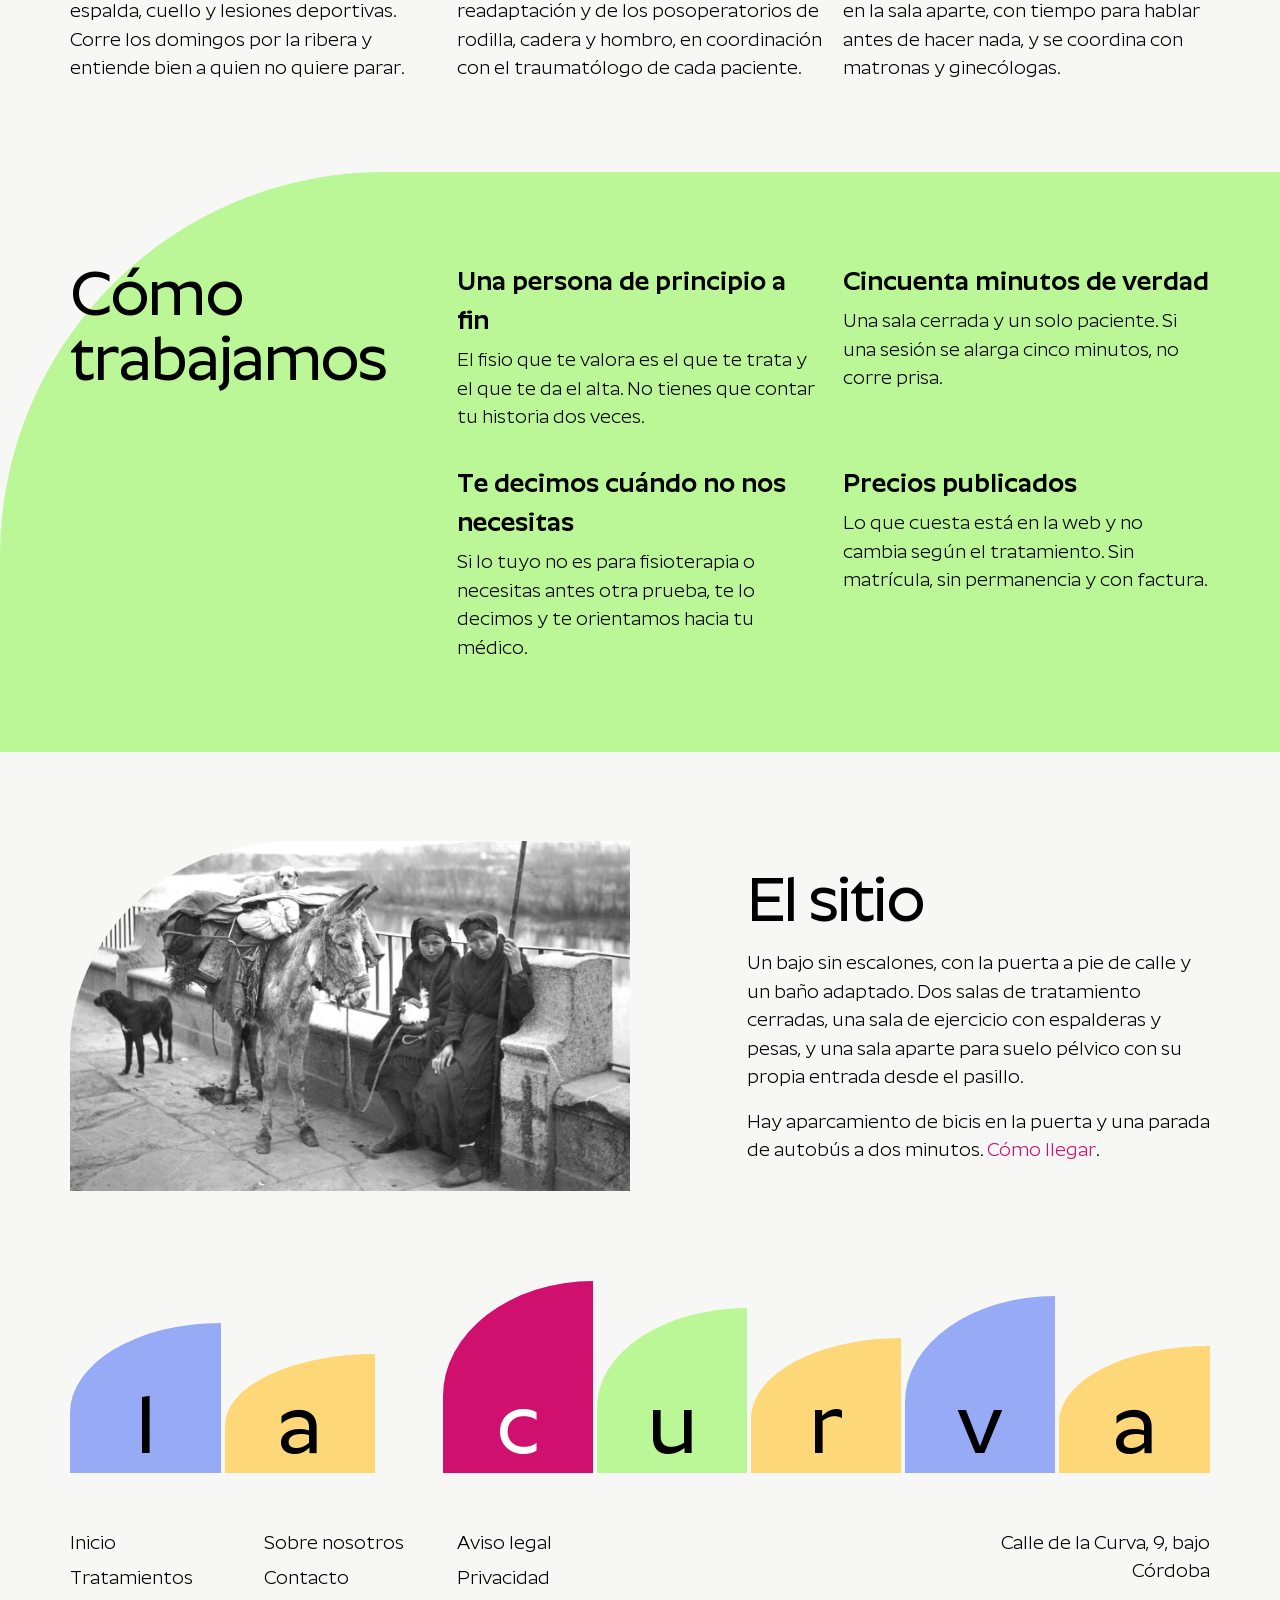
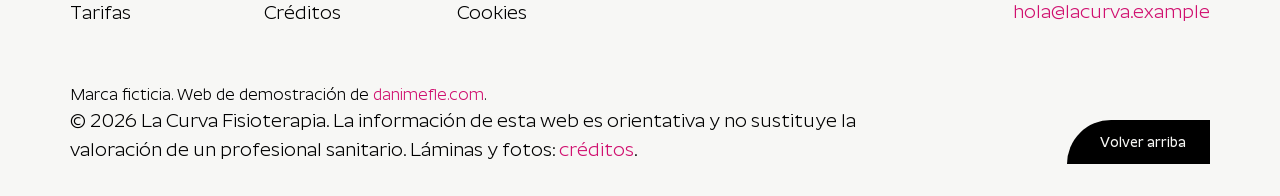
<file: sobre-nosotros.html>
<!doctype html>
<!--
  sobre-nosotros.html · Sobre nosotros · La Curva Fisioterapia
  Página de la web de demostración de La Curva Fisioterapia (marca ficticia).
  Page of the La Curva Fisioterapia demo site (fictional brand).
-->
<html lang="es">
<head>
  <meta charset="utf-8">
  <meta name="viewport" content="width=device-width, initial-scale=1">
  <title>Sobre nosotros · La Curva Fisioterapia</title>
  <meta name="description" content="Una clínica de fisioterapia de barrio en Córdoba: por qué se llama así, quiénes somos, cómo trabajamos y cómo es el sitio.">
  <!-- Negocio ficticio: que no aparezca en buscadores como si existiera -->
  <!-- Fictional business: keep it out of search results -->
  <meta name="robots" content="noindex, follow">
  <link rel="canonical" href="https://lacurva.danimefle.com/sobre-nosotros">
  <meta property="og:url" content="https://lacurva.danimefle.com/sobre-nosotros">
  <meta property="og:type" content="website">
  <meta property="og:site_name" content="La Curva Fisioterapia">
  <meta property="og:locale" content="es_ES">
  <meta property="og:title" content="Sobre nosotros · La Curva Fisioterapia">
  <meta property="og:description" content="Una clínica de fisioterapia de barrio en Córdoba: por qué se llama así, quiénes somos, cómo trabajamos y cómo es el sitio.">
  <meta property="og:image" content="https://lacurva.danimefle.com/assets/og/sobre-nosotros.jpg">
  <meta property="og:image:width" content="1200">
  <meta property="og:image:height" content="630">
  <meta property="og:image:alt" content="Página Sobre nosotros de La Curva Fisioterapia">
  <meta name="twitter:card" content="summary_large_image">
  <meta name="twitter:title" content="Sobre nosotros · La Curva Fisioterapia">
  <meta name="twitter:description" content="Una clínica de fisioterapia de barrio en Córdoba: por qué se llama así, quiénes somos, cómo trabajamos y cómo es el sitio.">
  <meta name="twitter:image" content="https://lacurva.danimefle.com/assets/og/sobre-nosotros.jpg">
  <meta name="theme-color" content="#f7f7f5">
  <link rel="icon" href="assets/favicon.svg" type="image/svg+xml">
  <link rel="icon" href="assets/favicon-32.png" type="image/png" sizes="32x32">
  <link rel="apple-touch-icon" href="assets/apple-touch-icon.png">
  <link rel="manifest" href="site.webmanifest">
  <!-- Fuente precargada -->
  <!-- Preloaded font -->
  <link rel="preload" href="assets/fonts/roundo-500.woff2" as="font" type="font/woff2" crossorigin>
  <link rel="stylesheet" href="assets/css/estilos.css">
  <!-- Marca la página como "con JS" antes de pintar (fichero externo por la CSP) -->
  <!-- Flags the page as "JS on" before paint (external file because of the CSP) -->
  <script src="assets/js/init.js"></script>
  <script src="assets/js/main.js" defer></script>
  <!-- Analítica sin cookies (Plausible) -->
  <!-- Cookieless analytics (Plausible) -->
  <script defer data-domain="lacurva.danimefle.com" src="https://analytics.danimefle.com/js/script.js"></script>
</head>
<body>
  <a class="saltar" href="#contenido">Saltar al contenido</a>

  <!-- ===== CABECERA -->
  <!-- HEADER ===== -->
  <header class="cabecera" data-cabecera>
    <a class="marca" href="index.html" aria-label="La Curva Fisioterapia, inicio">
      <span class="marca__forma" aria-hidden="true"></span>
      <span class="marca__nombre">la curva</span>
    </a>
    <!-- Botón del menú en móvil (lo maneja main.js) -->
    <!-- Phone menu button (handled by main.js) -->
    <button class="menu-boton" type="button" aria-expanded="false" aria-controls="menu" data-menu-boton>Menú</button>
    <nav aria-label="Principal">
      <ul class="menu" id="menu">
        <li><a href="tratamientos.html">Tratamientos</a></li>
        <li><a href="tarifas.html">Tarifas</a></li>
        <li><a href="sobre-nosotros.html" aria-current="page">Sobre nosotros</a></li>
        <li><a href="contacto.html">Contacto</a></li>
        <li><a class="boton" href="contacto.html#formulario">Pedir cita</a></li>
      </ul>
    </nav>
  </header>

  <main id="contenido" tabindex="-1">
    <!-- ===== CABEZA DE PÁGINA -->
    <!-- PAGE HEAD ===== -->
    <section class="pagina-cabeza" aria-labelledby="titulo-pagina">
      <div class="pagina-cabeza__texto">
        <h1 id="titulo-pagina" data-revela>Sobre nosotros</h1>
        <p class="pagina-cabeza__entrada" data-revela>Una clínica pequeña en un bajo de la calle de la Curva, en Córdoba. Tres fisios, tres salas y una forma de trabajar.</p>
      </div>
      <figure class="pagina-cabeza__forma" style="--fondo:var(--campo-1)" data-revela>
        <img src="assets/img/postal-cordoba.webp" width="1600" height="804" alt="Postal antigua de un paseo junto al Guadalquivir en Córdoba" fetchpriority="high" decoding="async">
      </figure>
    </section>

    <!-- ===== HISTORIA -->
    <!-- STORY ===== -->
    <section class="historia" aria-labelledby="historia-titulo">
      <h2 class="titulo-seccion" id="historia-titulo" data-revela>Por qué la Curva</h2>
      <div class="historia__texto">
        <p data-revela>El nombre viene de la calle, que hace una curva justo delante de la puerta, y de la espalda, que también tiene las suyas y funciona mejor cuando las conserva.</p>
        <p data-revela>Abrimos en 2019 en el bajo de una antigua mercería del barrio. Veníamos de clínicas donde cada fisio llevaba a tres pacientes a la vez, con sesiones de veinte minutos y una máquina detrás de cada cortina. Queríamos lo contrario: una persona, una sala cerrada y cincuenta minutos.</p>
        <p data-revela>La mayoría de la gente que viene vive o trabaja a pocas calles. Por eso los horarios llegan hasta las nueve y media de la noche y abrimos los sábados por la mañana.</p>
      </div>
    </section>

    <!-- ===== EQUIPO (sin fotos: iniciales sobre la curva) -->
    <!-- TEAM (no photos: initials on the curve) ===== -->
    <section class="equipo" aria-labelledby="equipo-titulo">
      <h2 class="titulo-seccion" id="equipo-titulo" data-revela>Quiénes somos</h2>
      <ul class="equipo__lista">
        <li class="persona" data-revela>
          <figure class="persona__lamina" style="--fondo:var(--campo-2)"><img src="assets/img/ficha-lumbar.webp" width="880" height="1100" alt="Grabado de una vértebra lumbar" loading="lazy" decoding="async"></figure>
          <h3>Lucía</h3>
          <p>Fisioterapeuta. Lleva sobre todo espalda, cuello y lesiones deportivas. Corre los domingos por la ribera y entiende bien a quien no quiere parar.</p>
        </li>
        <li class="persona" data-revela>
          <figure class="persona__lamina" style="--fondo:var(--campo-3)"><img src="assets/img/ficha-piernas.webp" width="992" height="1240" alt="Grabado de las piernas vistas por detrás" loading="lazy" decoding="async"></figure>
          <h3>Andrés</h3>
          <p>Fisioterapeuta. Se ocupa de la readaptación y de los posoperatorios de rodilla, cadera y hombro, en coordinación con el traumatólogo de cada paciente.</p>
        </li>
        <li class="persona" data-revela>
          <figure class="persona__lamina" style="--fondo:var(--campo-1)"><img src="assets/img/ficha-pelvis.webp" width="1280" height="800" alt="Grabado de los huesos de la pelvis" loading="lazy" decoding="async"></figure>
          <h3>Marta</h3>
          <p>Fisioterapeuta de suelo pélvico. Atiende en la sala aparte, con tiempo para hablar antes de hacer nada, y se coordina con matronas y ginecólogas.</p>
        </li>
      </ul>
    </section>

    <!-- ===== VALORES -->
    <!-- VALUES ===== -->
    <section class="valores" aria-labelledby="valores-titulo">
      <h2 class="titulo-seccion" id="valores-titulo" data-revela>Cómo trabajamos</h2>
      <dl data-revela>
        <div><dt>Una persona de principio a fin</dt><dd>El fisio que te valora es el que te trata y el que te da el alta. No tienes que contar tu historia dos veces.</dd></div>
        <div><dt>Cincuenta minutos de verdad</dt><dd>Una sala cerrada y un solo paciente. Si una sesión se alarga cinco minutos, no corre prisa.</dd></div>
        <div><dt>Te decimos cuándo no nos necesitas</dt><dd>Si lo tuyo no es para fisioterapia o necesitas antes otra prueba, te lo decimos y te orientamos hacia tu médico.</dd></div>
        <div><dt>Precios publicados</dt><dd>Lo que cuesta está en la web y no cambia según el tratamiento. Sin matrícula, sin permanencia y con factura.</dd></div>
      </dl>
    </section>

    <!-- ===== EL LUGAR -->
    <!-- THE PLACE ===== -->
    <section class="lugar" aria-labelledby="lugar-titulo">
      <figure class="lugar__foto" data-revela>
        <img src="assets/img/postal-cordoba.webp" width="1600" height="804" alt="Postal de los años veinte con vecinos y un burro junto al río en Córdoba" loading="lazy" decoding="async">
      </figure>
      <div class="lugar__texto">
        <h2 class="titulo-seccion" id="lugar-titulo" data-revela>El sitio</h2>
        <p data-revela>Un bajo sin escalones, con la puerta a pie de calle y un baño adaptado. Dos salas de tratamiento cerradas, una sala de ejercicio con espalderas y pesas, y una sala aparte para suelo pélvico con su propia entrada desde el pasillo.</p>
        <p data-revela>Hay aparcamiento de bicis en la puerta y una parada de autobús a dos minutos. <a class="enlace" href="contacto.html">Cómo llegar</a>.</p>
      </div>
    </section>
  </main>

  <!-- ===== PIE: la marca construida en grande -->
  <!-- FOOTER: the mark built large ===== -->
  <footer class="pie" aria-labelledby="pie-titulo">
    <h2 class="oculto" id="pie-titulo">La Curva Fisioterapia</h2>
    <div class="pie__marca" aria-hidden="true">
      <span style="--alto:78%;--fondo:var(--campo-1)"><b class="pie__letra">l</b></span>
      <span style="--alto:62%;--fondo:var(--campo-3)"><b class="pie__letra">a</b></span>
      <span class="pie__hueco"></span>
      <span style="--alto:100%;--fondo:var(--acento);--letra:var(--acento-tinta)"><b class="pie__letra">c</b></span>
      <span style="--alto:86%;--fondo:var(--campo-2)"><b class="pie__letra">u</b></span>
      <span style="--alto:70%;--fondo:var(--campo-3)"><b class="pie__letra">r</b></span>
      <span style="--alto:92%;--fondo:var(--campo-1)"><b class="pie__letra">v</b></span>
      <span style="--alto:66%;--fondo:var(--campo-3)"><b class="pie__letra">a</b></span>
    </div>
    <div class="pie__columnas">
      <ul class="pie__lista" aria-label="La clínica">
        <li><a href="index.html">Inicio</a></li>
        <li><a href="tratamientos.html">Tratamientos</a></li>
        <li><a href="tarifas.html">Tarifas</a></li>
      </ul>
      <ul class="pie__lista" aria-label="Más">
        <li><a href="sobre-nosotros.html">Sobre nosotros</a></li>
        <li><a href="contacto.html">Contacto</a></li>
        <li><a href="creditos.html">Créditos</a></li>
      </ul>
      <ul class="pie__lista" aria-label="Legal">
        <li><a href="aviso-legal.html">Aviso legal</a></li>
        <li><a href="privacidad.html">Privacidad</a></li>
        <li><a href="cookies.html">Cookies</a></li>
      </ul>
      <address class="pie__contacto">
        <p>Calle de la Curva, 9, bajo<br>Córdoba</p>
        <p><a class="enlace" href="mailto:hola@lacurva.example">hola@lacurva.example</a></p>
      </address>
    </div>
    <div class="pie__final">
      <div>
        <p class="pie__demo">Marca ficticia. Web de demostración de <a class="enlace" href="https://danimefle.com">danimefle.com</a>.</p>
        <p>© 2026 La Curva Fisioterapia. La información de esta web es orientativa y no sustituye la valoración de un profesional sanitario. Láminas y fotos: <a class="enlace" href="creditos.html">créditos</a>.</p>
      </div>
      <a class="boton boton--pequeno" href="#contenido">Volver arriba</a>
    </div>
  </footer>
</body>
</html>
</file>
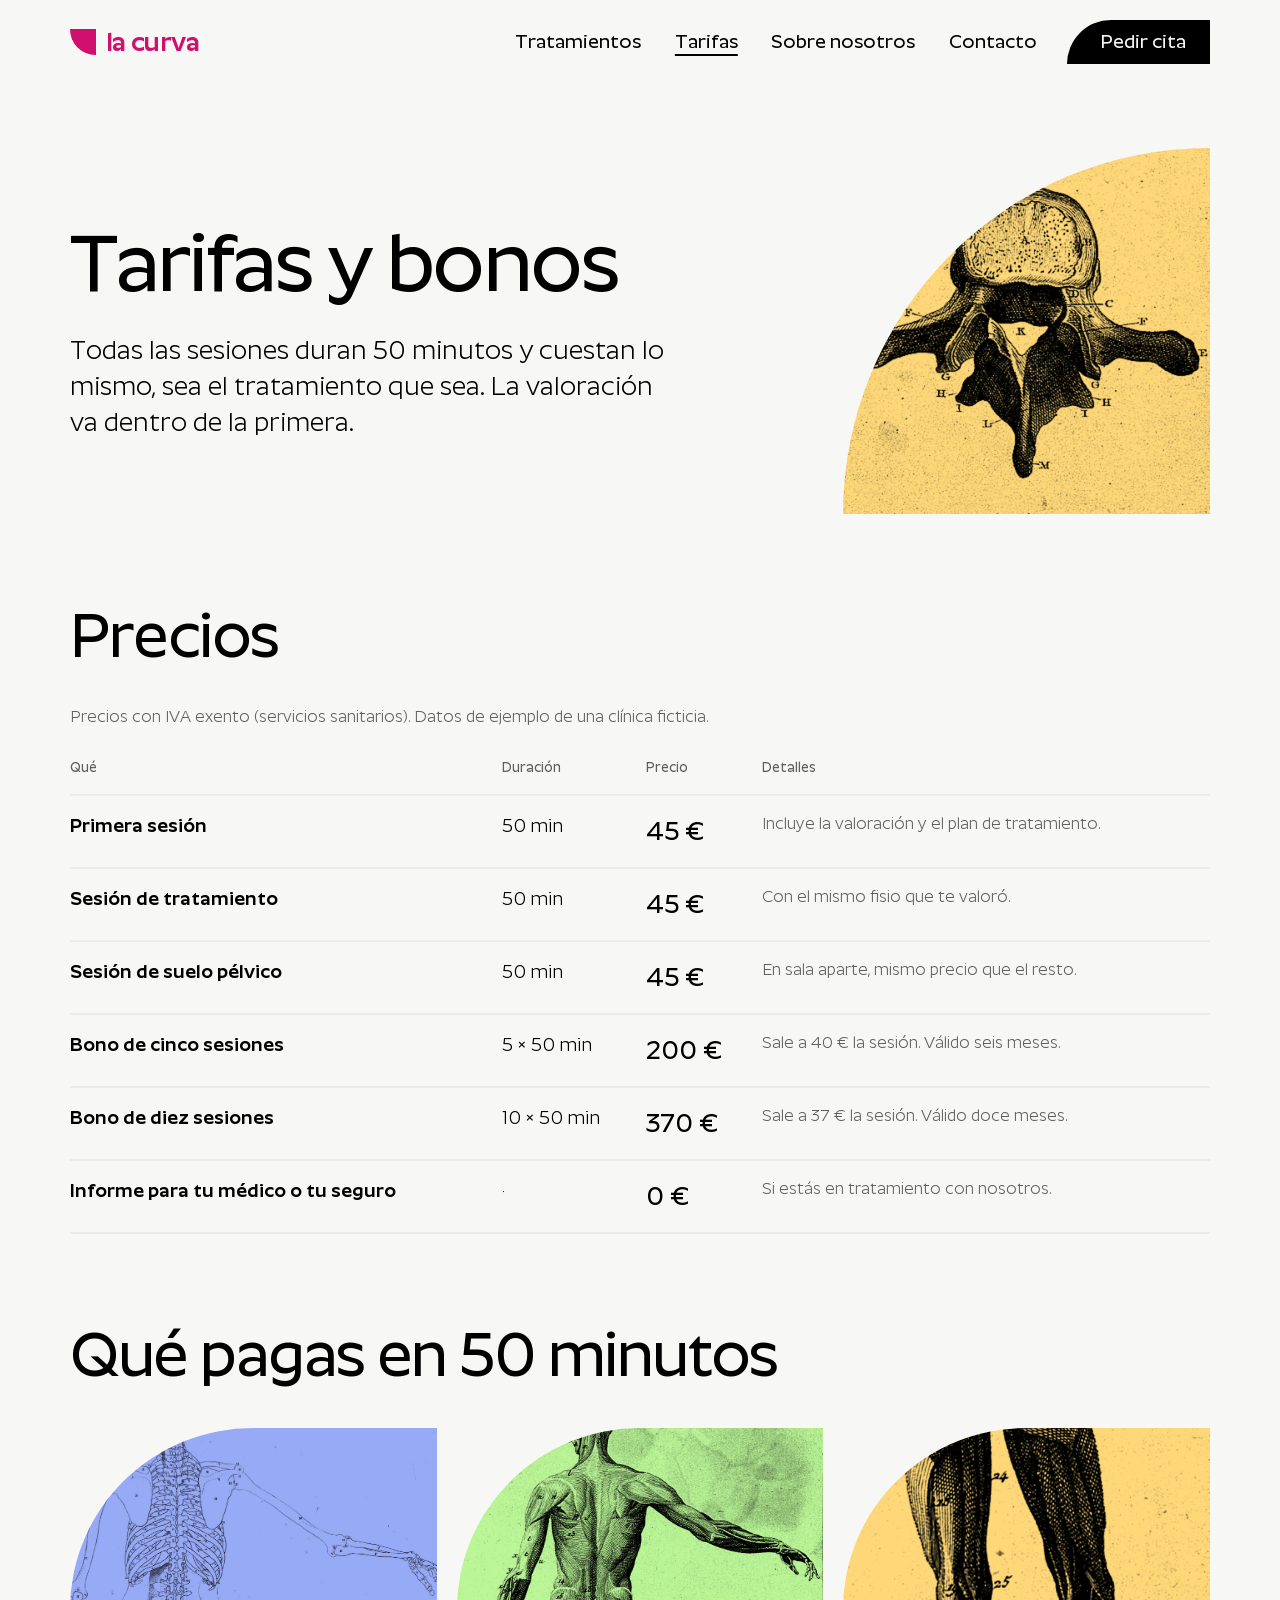
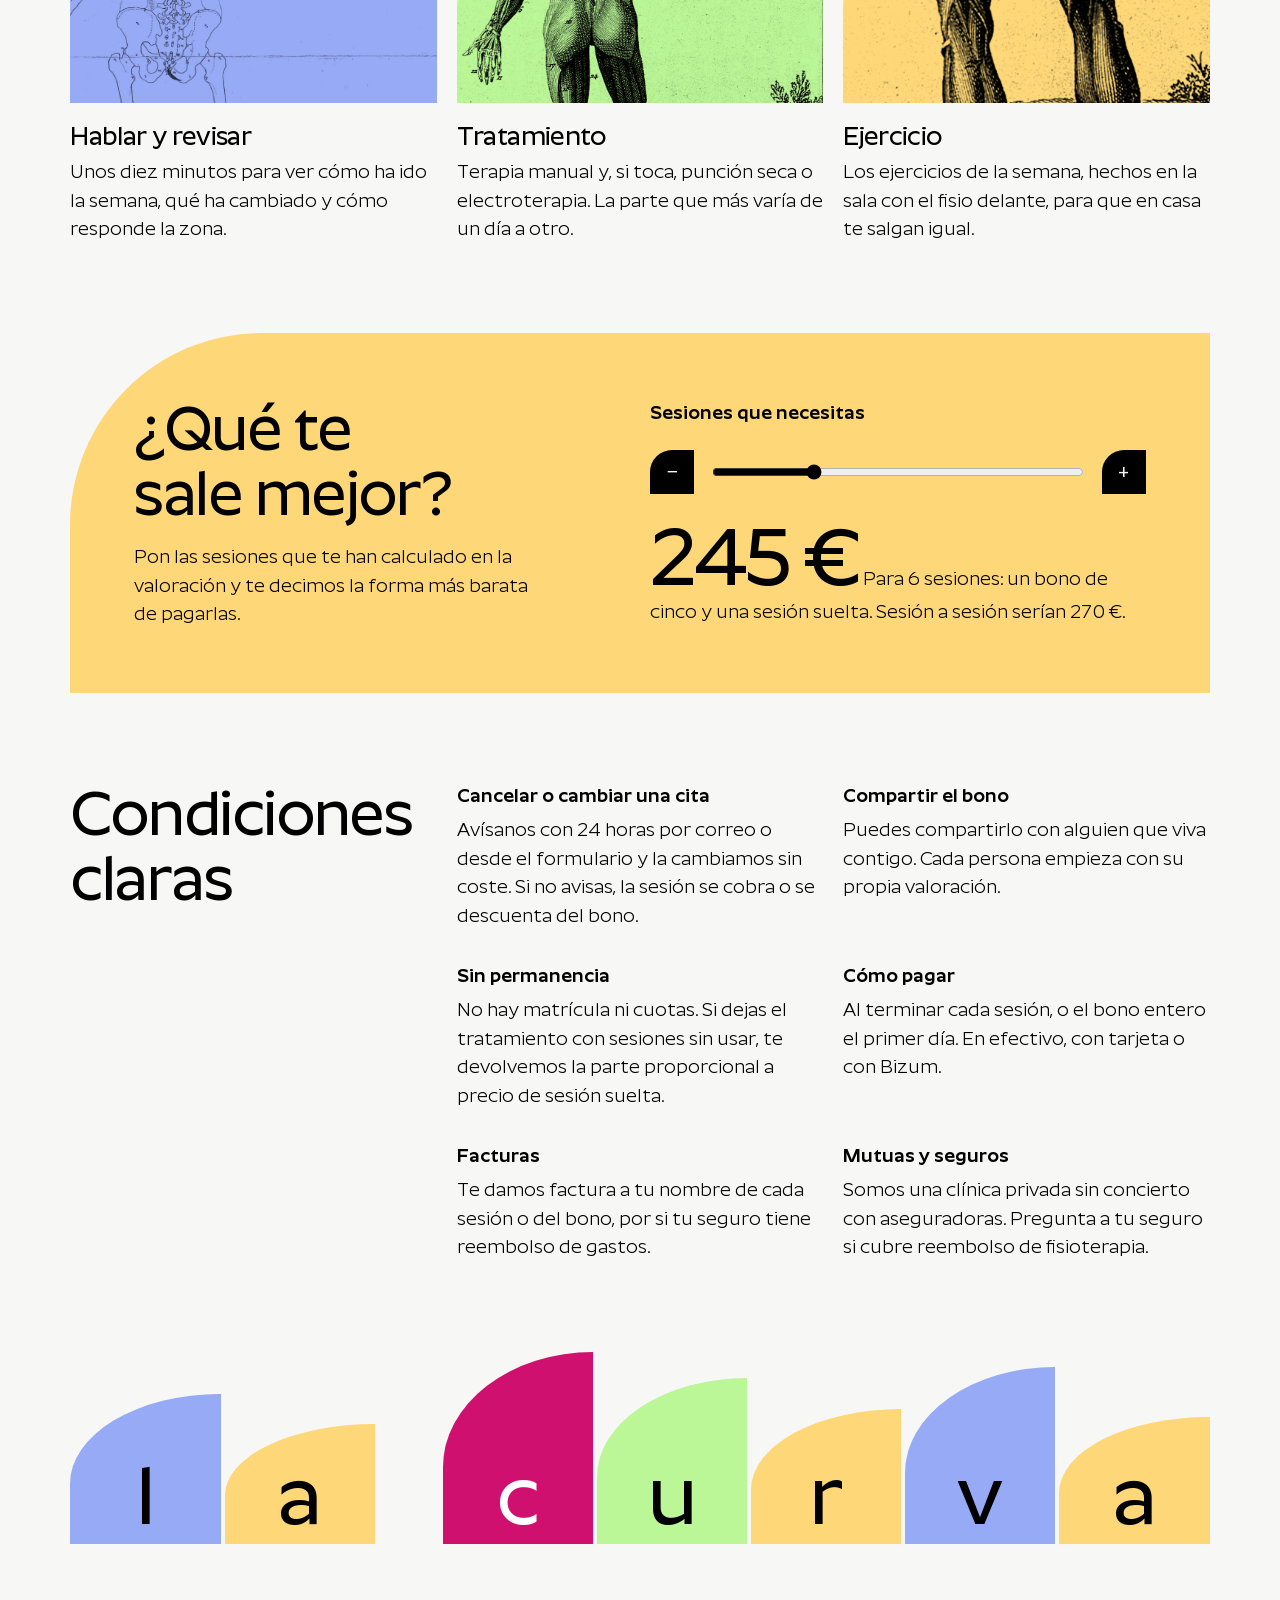
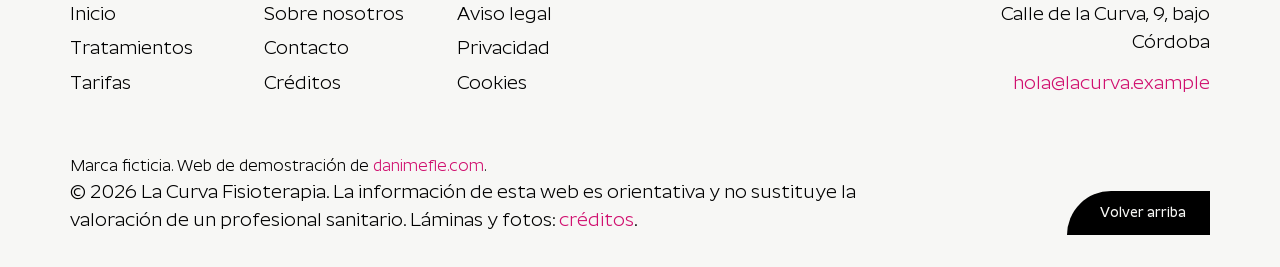
<file: tarifas.html>
<!doctype html>
<!--
  tarifas.html · Tarifas y bonos · La Curva Fisioterapia
  Página de la web de demostración de La Curva Fisioterapia (marca ficticia).
  Page of the La Curva Fisioterapia demo site (fictional brand).
-->
<html lang="es">
<head>
  <meta charset="utf-8">
  <meta name="viewport" content="width=device-width, initial-scale=1">
  <title>Tarifas y bonos · La Curva Fisioterapia</title>
  <meta name="description" content="Sesiones de 50 minutos a 45 €, bono de cinco a 200 € y de diez a 370 €. Calcula qué te sale mejor y consulta las condiciones.">
  <!-- Negocio ficticio: que no aparezca en buscadores como si existiera -->
  <!-- Fictional business: keep it out of search results -->
  <meta name="robots" content="noindex, follow">
  <link rel="canonical" href="https://lacurva.danimefle.com/tarifas">
  <meta property="og:url" content="https://lacurva.danimefle.com/tarifas">
  <meta property="og:type" content="website">
  <meta property="og:site_name" content="La Curva Fisioterapia">
  <meta property="og:locale" content="es_ES">
  <meta property="og:title" content="Tarifas y bonos · La Curva Fisioterapia">
  <meta property="og:description" content="Sesiones de 50 minutos a 45 €, bono de cinco a 200 € y de diez a 370 €. Calcula qué te sale mejor y consulta las condiciones.">
  <meta property="og:image" content="https://lacurva.danimefle.com/assets/og/tarifas.jpg">
  <meta property="og:image:width" content="1200">
  <meta property="og:image:height" content="630">
  <meta property="og:image:alt" content="Página de tarifas de La Curva Fisioterapia">
  <meta name="twitter:card" content="summary_large_image">
  <meta name="twitter:title" content="Tarifas y bonos · La Curva Fisioterapia">
  <meta name="twitter:description" content="Sesiones de 50 minutos a 45 €, bono de cinco a 200 € y de diez a 370 €. Calcula qué te sale mejor y consulta las condiciones.">
  <meta name="twitter:image" content="https://lacurva.danimefle.com/assets/og/tarifas.jpg">
  <meta name="theme-color" content="#f7f7f5">
  <link rel="icon" href="assets/favicon.svg" type="image/svg+xml">
  <link rel="icon" href="assets/favicon-32.png" type="image/png" sizes="32x32">
  <link rel="apple-touch-icon" href="assets/apple-touch-icon.png">
  <link rel="manifest" href="site.webmanifest">
  <!-- Fuente precargada -->
  <!-- Preloaded font -->
  <link rel="preload" href="assets/fonts/roundo-500.woff2" as="font" type="font/woff2" crossorigin>
  <link rel="stylesheet" href="assets/css/estilos.css">
  <!-- Marca la página como "con JS" antes de pintar (fichero externo por la CSP) -->
  <!-- Flags the page as "JS on" before paint (external file because of the CSP) -->
  <script src="assets/js/init.js"></script>
  <script src="assets/js/main.js" defer></script>
  <!-- Analítica sin cookies (Plausible) -->
  <!-- Cookieless analytics (Plausible) -->
  <script defer data-domain="lacurva.danimefle.com" src="https://analytics.danimefle.com/js/script.js"></script>
</head>
<body>
  <a class="saltar" href="#contenido">Saltar al contenido</a>

  <!-- ===== CABECERA -->
  <!-- HEADER ===== -->
  <header class="cabecera" data-cabecera>
    <a class="marca" href="index.html" aria-label="La Curva Fisioterapia, inicio">
      <span class="marca__forma" aria-hidden="true"></span>
      <span class="marca__nombre">la curva</span>
    </a>
    <!-- Botón del menú en móvil (lo maneja main.js) -->
    <!-- Phone menu button (handled by main.js) -->
    <button class="menu-boton" type="button" aria-expanded="false" aria-controls="menu" data-menu-boton>Menú</button>
    <nav aria-label="Principal">
      <ul class="menu" id="menu">
        <li><a href="tratamientos.html">Tratamientos</a></li>
        <li><a href="tarifas.html" aria-current="page">Tarifas</a></li>
        <li><a href="sobre-nosotros.html">Sobre nosotros</a></li>
        <li><a href="contacto.html">Contacto</a></li>
        <li><a class="boton" href="contacto.html#formulario">Pedir cita</a></li>
      </ul>
    </nav>
  </header>

  <main id="contenido" tabindex="-1">
    <!-- ===== CABEZA DE PÁGINA -->
    <!-- PAGE HEAD ===== -->
    <section class="pagina-cabeza" aria-labelledby="titulo-pagina">
      <div class="pagina-cabeza__texto">
        <h1 id="titulo-pagina" data-revela>Tarifas y bonos</h1>
        <p class="pagina-cabeza__entrada" data-revela>Todas las sesiones duran 50 minutos y cuestan lo mismo, sea el tratamiento que sea. La valoración va dentro de la primera.</p>
      </div>
      <figure class="pagina-cabeza__forma" style="--fondo:var(--campo-3)" data-revela>
        <img src="assets/img/ficha-lumbar.webp" width="880" height="1100" alt="Grabado de una vértebra lumbar" fetchpriority="high" decoding="async">
      </figure>
    </section>

    <!-- ===== TABLA DE PRECIOS -->
    <!-- PRICE TABLE ===== -->
    <section class="tarifas" aria-labelledby="precios-titulo">
      <h2 class="titulo-seccion" id="precios-titulo" data-revela>Precios</h2>
      <div class="tabla-caja" data-revela>
        <table class="tabla">
          <caption>Precios con IVA exento (servicios sanitarios). Datos de ejemplo de una clínica ficticia.</caption>
          <thead>
            <tr><th scope="col">Qué</th><th scope="col" class="duracion">Duración</th><th scope="col">Precio</th><th scope="col">Detalles</th></tr>
          </thead>
          <tbody>
            <tr><th scope="row">Primera sesión</th><td class="duracion">50 min</td><td class="precio">45 €</td><td class="nota">Incluye la valoración y el plan de tratamiento.</td></tr>
            <tr><th scope="row">Sesión de tratamiento</th><td class="duracion">50 min</td><td class="precio">45 €</td><td class="nota">Con el mismo fisio que te valoró.</td></tr>
            <tr><th scope="row">Sesión de suelo pélvico</th><td class="duracion">50 min</td><td class="precio">45 €</td><td class="nota">En sala aparte, mismo precio que el resto.</td></tr>
            <tr><th scope="row">Bono de cinco sesiones</th><td class="duracion">5 × 50 min</td><td class="precio">200 €</td><td class="nota">Sale a 40 € la sesión. Válido seis meses.</td></tr>
            <tr><th scope="row">Bono de diez sesiones</th><td class="duracion">10 × 50 min</td><td class="precio">370 €</td><td class="nota">Sale a 37 € la sesión. Válido doce meses.</td></tr>
            <tr><th scope="row">Informe para tu médico o tu seguro</th><td class="duracion">·</td><td class="precio">0 €</td><td class="nota">Si estás en tratamiento con nosotros.</td></tr>
          </tbody>
        </table>
      </div>
    </section>


    <!-- ===== QUÉ HAY EN UNA SESIÓN -->
    <!-- WHAT A SESSION HOLDS ===== -->
    <section class="partes" aria-labelledby="partes-titulo">
      <h2 class="titulo-seccion" id="partes-titulo" data-revela>Qué pagas en 50 minutos</h2>
      <ul class="partes__lista">
        <li class="parte" data-revela>
          <figure class="parte__lamina" style="--fondo:var(--campo-1)"><img src="assets/img/esqueleto.webp" width="900" height="1575" alt="Lámina antigua de un esqueleto visto de espaldas" loading="lazy" decoding="async"></figure>
          <h3>Hablar y revisar</h3>
          <p>Unos diez minutos para ver cómo ha ido la semana, qué ha cambiado y cómo responde la zona.</p>
        </li>
        <li class="parte" data-revela>
          <figure class="parte__lamina" style="--fondo:var(--campo-2)"><img src="assets/img/cuerpo-espalda.webp" width="995" height="1350" alt="Grabado de la musculatura de la espalda" loading="lazy" decoding="async"></figure>
          <h3>Tratamiento</h3>
          <p>Terapia manual y, si toca, punción seca o electroterapia. La parte que más varía de un día a otro.</p>
        </li>
        <li class="parte" data-revela>
          <figure class="parte__lamina" style="--fondo:var(--campo-3)"><img src="assets/img/ficha-piernas.webp" width="992" height="1240" alt="Grabado de las piernas vistas por detrás" loading="lazy" decoding="async"></figure>
          <h3>Ejercicio</h3>
          <p>Los ejercicios de la semana, hechos en la sala con el fisio delante, para que en casa te salgan igual.</p>
        </li>
      </ul>
    </section>

    <!-- ===== CALCULADORA DE BONO: la cosa viva de esta página -->
    <!-- BUNDLE CALCULATOR: this page's live thing ===== -->
    <section class="calcula" aria-labelledby="calcula-titulo" data-calculadora>
      <div class="calcula__texto">
        <h2 class="titulo-seccion" id="calcula-titulo" data-revela>¿Qué te sale mejor?</h2>
        <p data-revela>Pon las sesiones que te han calculado en la valoración y te decimos la forma más barata de pagarlas.</p>
      </div>
      <div class="calcula__control">
        <label for="sesiones">Sesiones que necesitas</label>
        <div class="calcula__fila">
          <button class="paso-boton" type="button" data-paso="-1" aria-label="Una sesión menos">−</button>
          <input id="sesiones" type="range" min="1" max="20" value="6" step="1" aria-describedby="calcula-resultado">
          <button class="paso-boton" type="button" data-paso="1" aria-label="Una sesión más">+</button>
        </div>
        <output id="calcula-resultado" for="sesiones" aria-live="polite">
          <span class="calcula__cifra" data-total>245 €</span>
          <span class="calcula__detalle" data-detalle>Para 6 sesiones: un bono de cinco y una sesión suelta. Sesión a sesión serían 270 €.</span>
        </output>
      </div>
    </section>

    <!-- ===== CONDICIONES -->
    <!-- TERMS ===== -->
    <section class="condiciones" aria-labelledby="condiciones-titulo">
      <h2 class="titulo-seccion" id="condiciones-titulo" data-revela>Condiciones claras</h2>
      <dl data-revela>
        <div><dt>Cancelar o cambiar una cita</dt><dd>Avísanos con 24 horas por correo o desde el formulario y la cambiamos sin coste. Si no avisas, la sesión se cobra o se descuenta del bono.</dd></div>
        <div><dt>Compartir el bono</dt><dd>Puedes compartirlo con alguien que viva contigo. Cada persona empieza con su propia valoración.</dd></div>
        <div><dt>Sin permanencia</dt><dd>No hay matrícula ni cuotas. Si dejas el tratamiento con sesiones sin usar, te devolvemos la parte proporcional a precio de sesión suelta.</dd></div>
        <div><dt>Cómo pagar</dt><dd>Al terminar cada sesión, o el bono entero el primer día. En efectivo, con tarjeta o con Bizum.</dd></div>
        <div><dt>Facturas</dt><dd>Te damos factura a tu nombre de cada sesión o del bono, por si tu seguro tiene reembolso de gastos.</dd></div>
        <div><dt>Mutuas y seguros</dt><dd>Somos una clínica privada sin concierto con aseguradoras. Pregunta a tu seguro si cubre reembolso de fisioterapia.</dd></div>
      </dl>
    </section>
  </main>

  <!-- ===== PIE: la marca construida en grande -->
  <!-- FOOTER: the mark built large ===== -->
  <footer class="pie" aria-labelledby="pie-titulo">
    <h2 class="oculto" id="pie-titulo">La Curva Fisioterapia</h2>
    <div class="pie__marca" aria-hidden="true">
      <span style="--alto:78%;--fondo:var(--campo-1)"><b class="pie__letra">l</b></span>
      <span style="--alto:62%;--fondo:var(--campo-3)"><b class="pie__letra">a</b></span>
      <span class="pie__hueco"></span>
      <span style="--alto:100%;--fondo:var(--acento);--letra:var(--acento-tinta)"><b class="pie__letra">c</b></span>
      <span style="--alto:86%;--fondo:var(--campo-2)"><b class="pie__letra">u</b></span>
      <span style="--alto:70%;--fondo:var(--campo-3)"><b class="pie__letra">r</b></span>
      <span style="--alto:92%;--fondo:var(--campo-1)"><b class="pie__letra">v</b></span>
      <span style="--alto:66%;--fondo:var(--campo-3)"><b class="pie__letra">a</b></span>
    </div>
    <div class="pie__columnas">
      <ul class="pie__lista" aria-label="La clínica">
        <li><a href="index.html">Inicio</a></li>
        <li><a href="tratamientos.html">Tratamientos</a></li>
        <li><a href="tarifas.html">Tarifas</a></li>
      </ul>
      <ul class="pie__lista" aria-label="Más">
        <li><a href="sobre-nosotros.html">Sobre nosotros</a></li>
        <li><a href="contacto.html">Contacto</a></li>
        <li><a href="creditos.html">Créditos</a></li>
      </ul>
      <ul class="pie__lista" aria-label="Legal">
        <li><a href="aviso-legal.html">Aviso legal</a></li>
        <li><a href="privacidad.html">Privacidad</a></li>
        <li><a href="cookies.html">Cookies</a></li>
      </ul>
      <address class="pie__contacto">
        <p>Calle de la Curva, 9, bajo<br>Córdoba</p>
        <p><a class="enlace" href="mailto:hola@lacurva.example">hola@lacurva.example</a></p>
      </address>
    </div>
    <div class="pie__final">
      <div>
        <p class="pie__demo">Marca ficticia. Web de demostración de <a class="enlace" href="https://danimefle.com">danimefle.com</a>.</p>
        <p>© 2026 La Curva Fisioterapia. La información de esta web es orientativa y no sustituye la valoración de un profesional sanitario. Láminas y fotos: <a class="enlace" href="creditos.html">créditos</a>.</p>
      </div>
      <a class="boton boton--pequeno" href="#contenido">Volver arriba</a>
    </div>
  </footer>
</body>
</html>
</file>
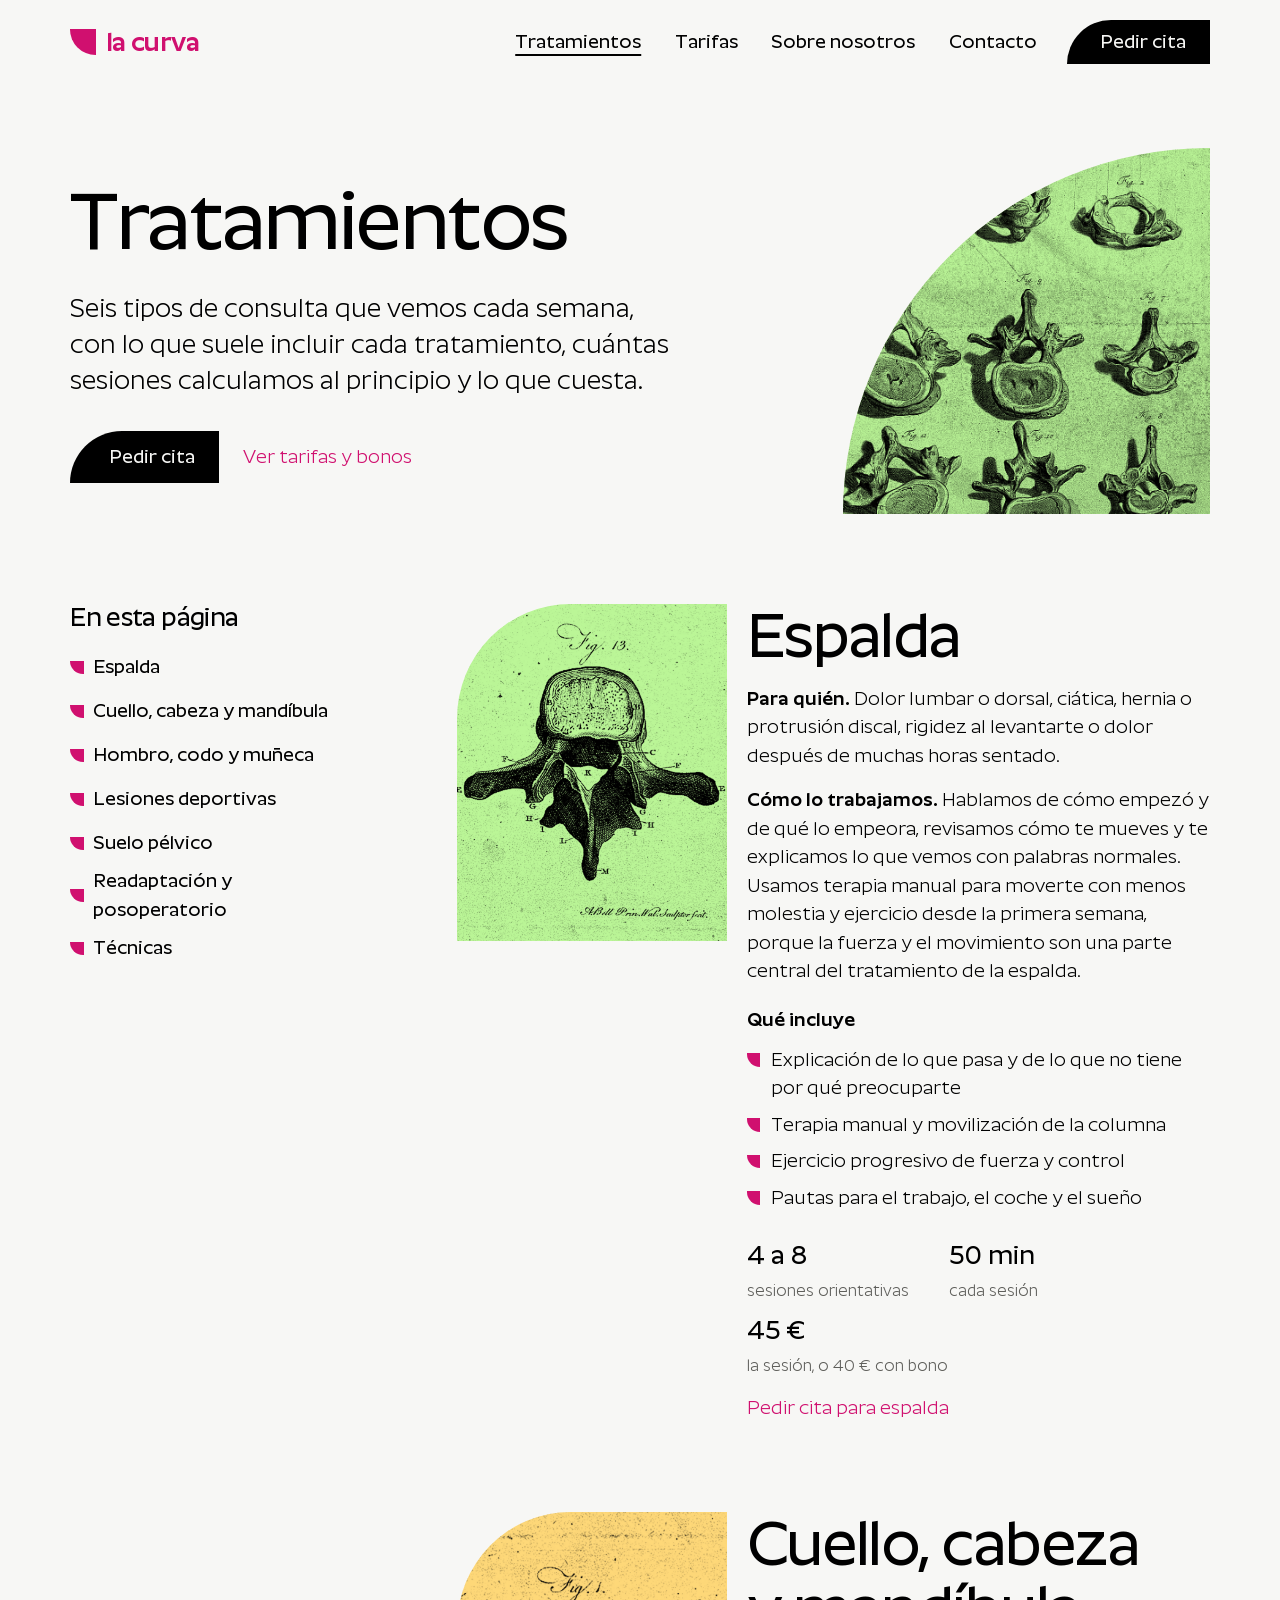
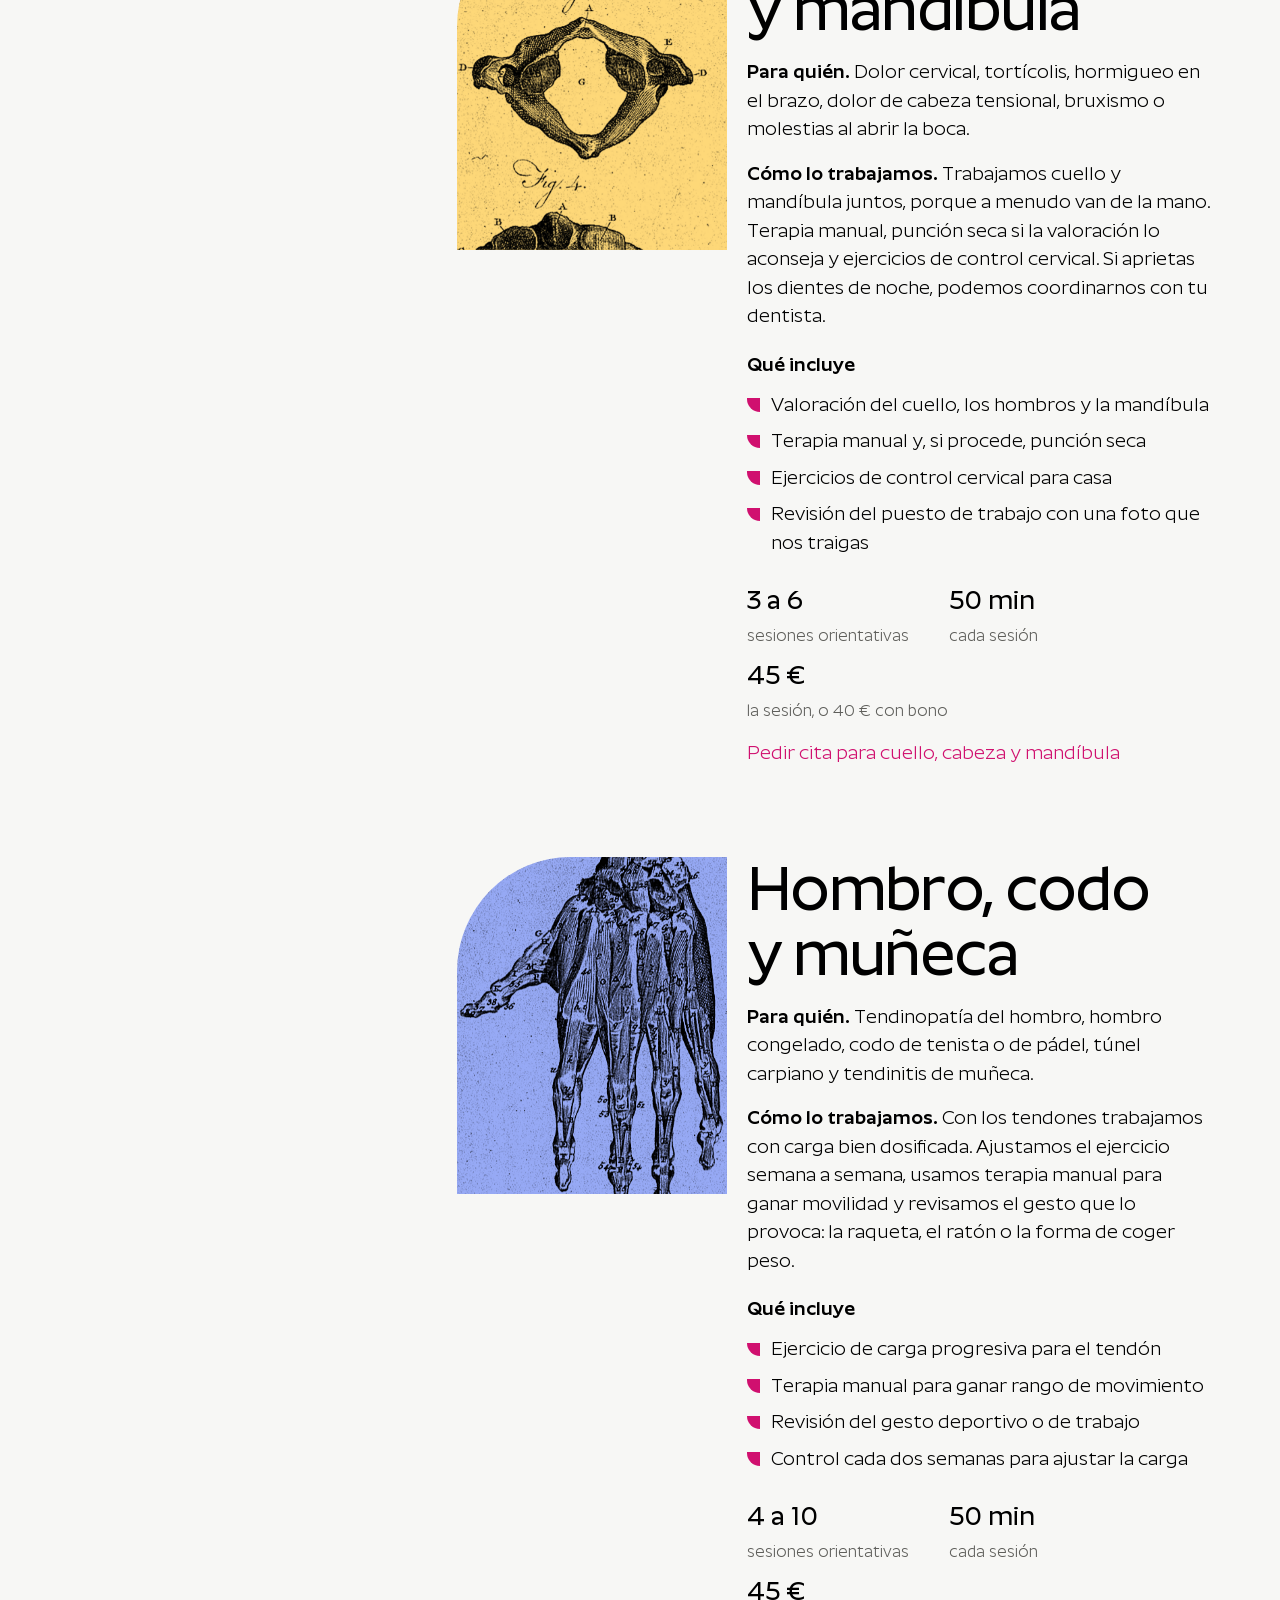
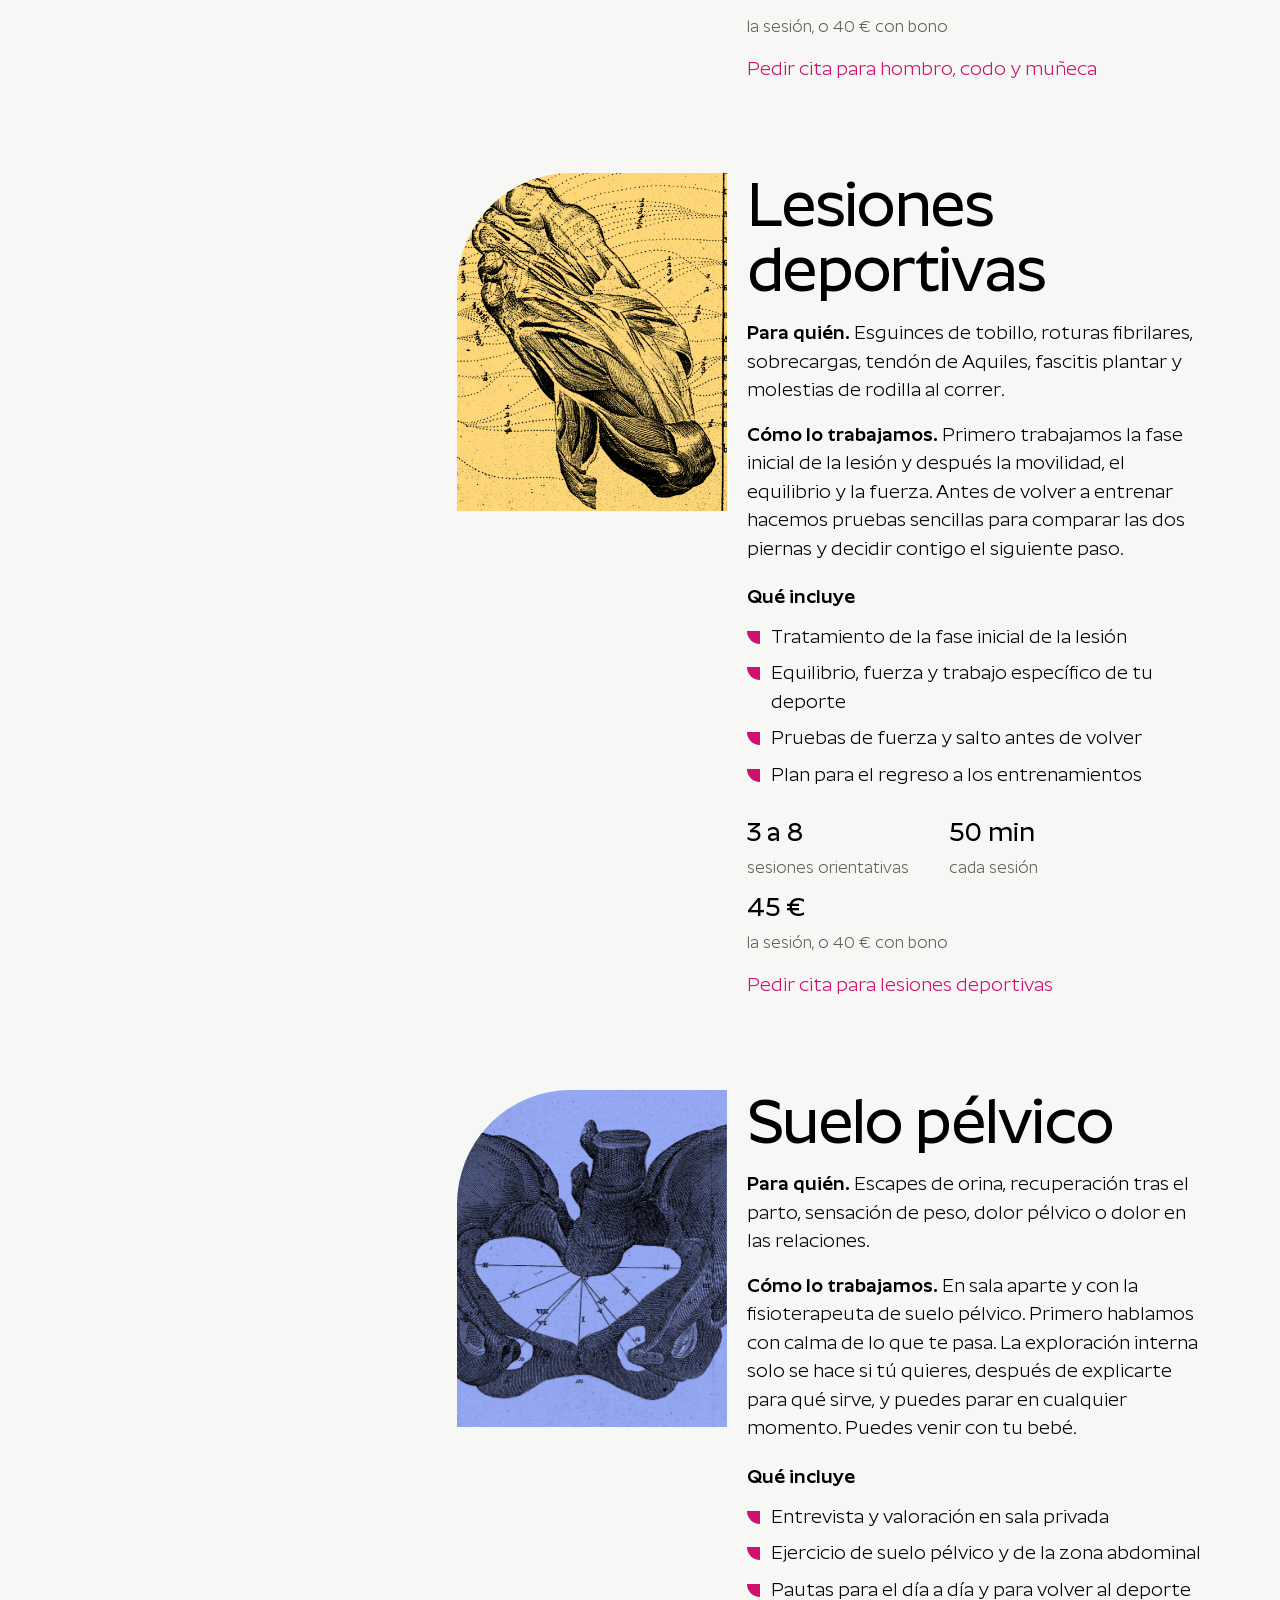
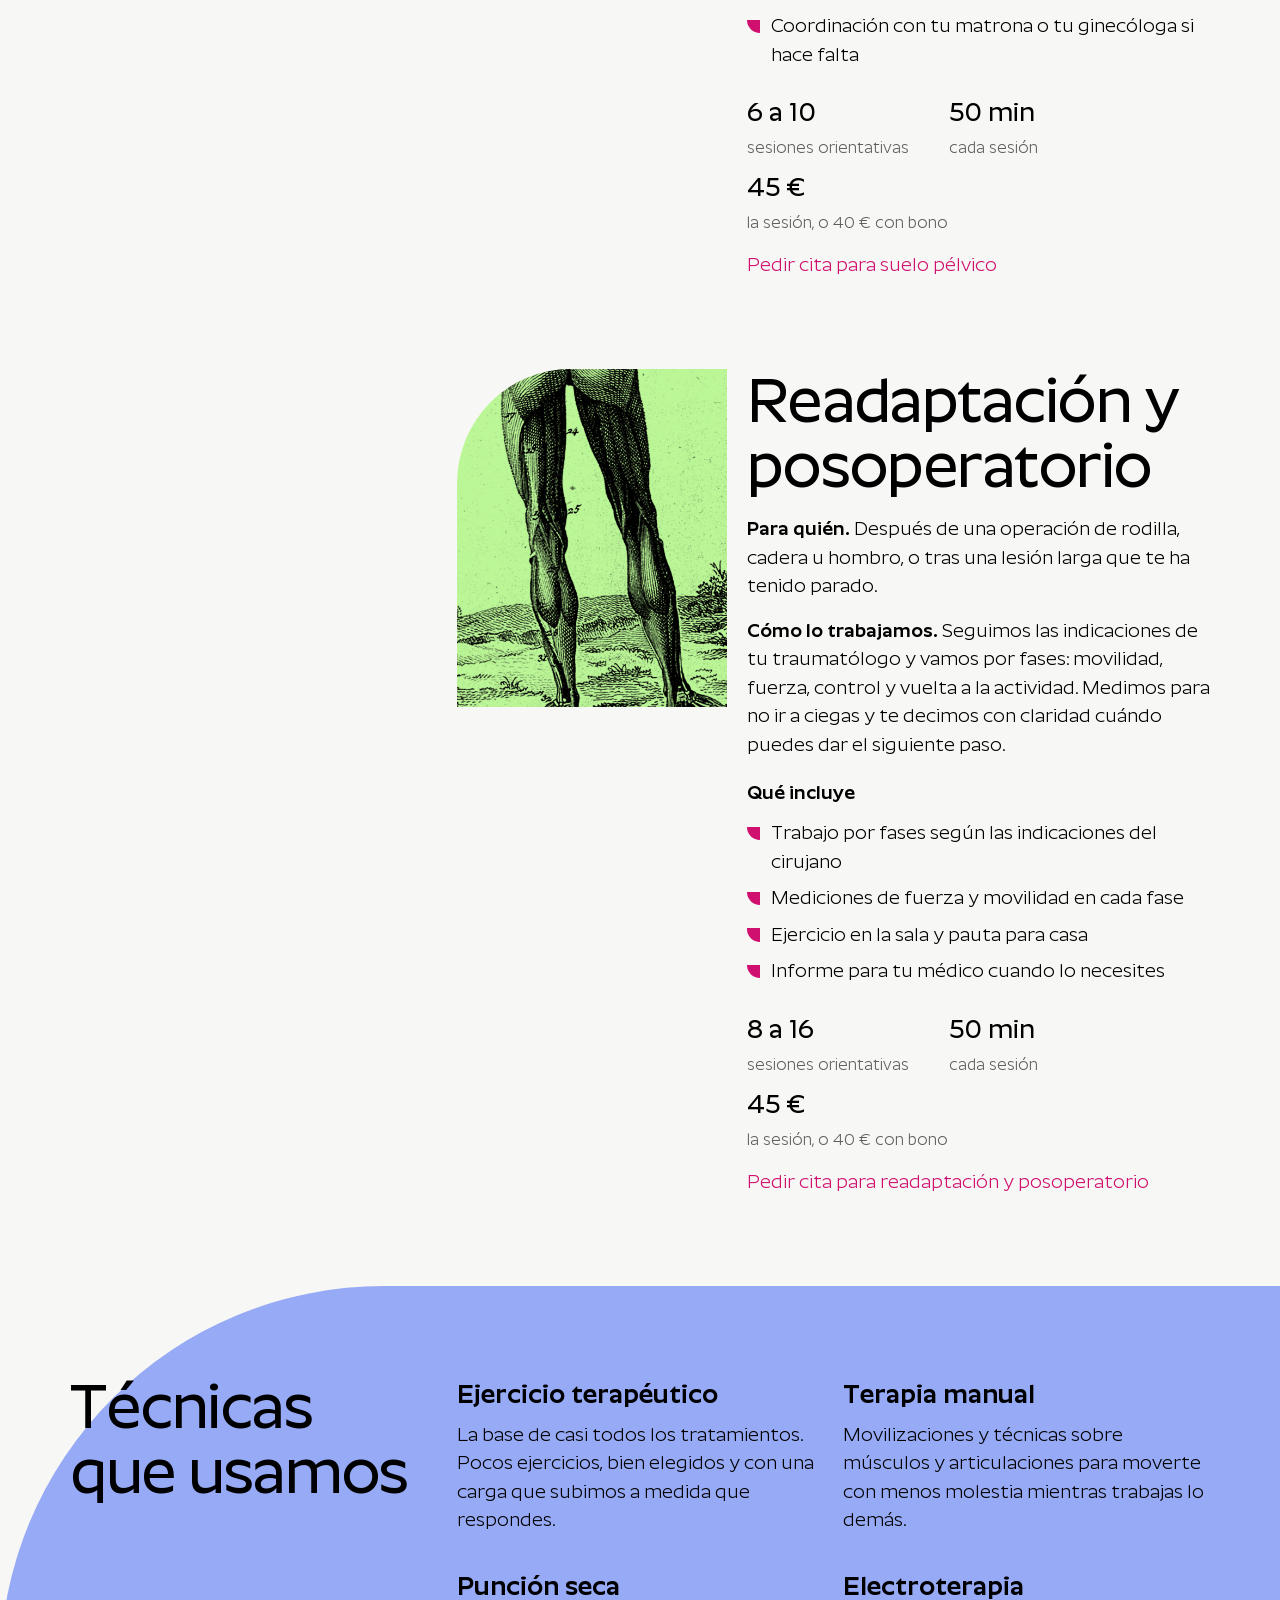
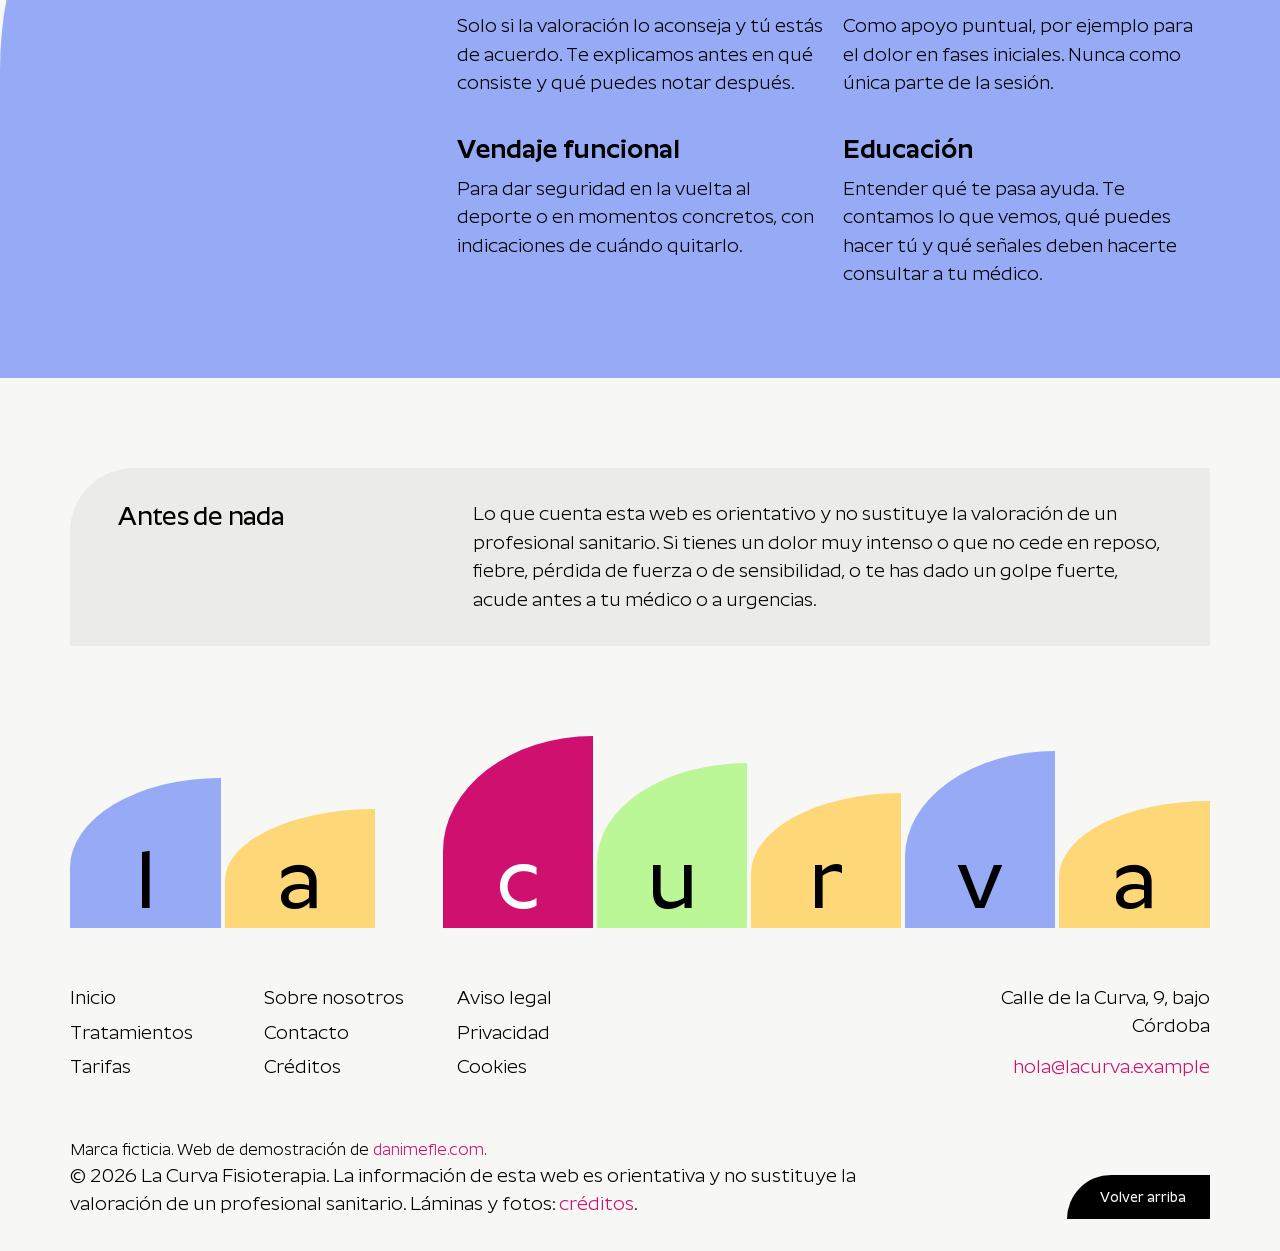
<file: tratamientos.html>
<!doctype html>
<!--
  tratamientos.html · Tratamientos de fisioterapia · La Curva Fisioterapia
  Página de la web de demostración de La Curva Fisioterapia (marca ficticia).
  Page of the La Curva Fisioterapia demo site (fictional brand).
-->
<html lang="es">
<head>
  <meta charset="utf-8">
  <meta name="viewport" content="width=device-width, initial-scale=1">
  <title>Tratamientos de fisioterapia · La Curva Fisioterapia</title>
  <meta name="description" content="Espalda, cuello, hombro, lesiones deportivas, suelo pélvico y readaptación: qué incluye cada tratamiento, sesiones orientativas y precio.">
  <!-- Negocio ficticio: que no aparezca en buscadores como si existiera -->
  <!-- Fictional business: keep it out of search results -->
  <meta name="robots" content="noindex, follow">
  <link rel="canonical" href="https://lacurva.danimefle.com/tratamientos">
  <meta property="og:url" content="https://lacurva.danimefle.com/tratamientos">
  <meta property="og:type" content="website">
  <meta property="og:site_name" content="La Curva Fisioterapia">
  <meta property="og:locale" content="es_ES">
  <meta property="og:title" content="Tratamientos de fisioterapia · La Curva Fisioterapia">
  <meta property="og:description" content="Espalda, cuello, hombro, lesiones deportivas, suelo pélvico y readaptación: qué incluye cada tratamiento, sesiones orientativas y precio.">
  <meta property="og:image" content="https://lacurva.danimefle.com/assets/og/tratamientos.jpg">
  <meta property="og:image:width" content="1200">
  <meta property="og:image:height" content="630">
  <meta property="og:image:alt" content="Página de tratamientos de La Curva Fisioterapia">
  <meta name="twitter:card" content="summary_large_image">
  <meta name="twitter:title" content="Tratamientos de fisioterapia · La Curva Fisioterapia">
  <meta name="twitter:description" content="Espalda, cuello, hombro, lesiones deportivas, suelo pélvico y readaptación: qué incluye cada tratamiento, sesiones orientativas y precio.">
  <meta name="twitter:image" content="https://lacurva.danimefle.com/assets/og/tratamientos.jpg">
  <meta name="theme-color" content="#f7f7f5">
  <link rel="icon" href="assets/favicon.svg" type="image/svg+xml">
  <link rel="icon" href="assets/favicon-32.png" type="image/png" sizes="32x32">
  <link rel="apple-touch-icon" href="assets/apple-touch-icon.png">
  <link rel="manifest" href="site.webmanifest">
  <!-- Fuente precargada -->
  <!-- Preloaded font -->
  <link rel="preload" href="assets/fonts/roundo-500.woff2" as="font" type="font/woff2" crossorigin>
  <link rel="stylesheet" href="assets/css/estilos.css">
  <!-- Marca la página como "con JS" antes de pintar (fichero externo por la CSP) -->
  <!-- Flags the page as "JS on" before paint (external file because of the CSP) -->
  <script src="assets/js/init.js"></script>
  <script src="assets/js/main.js" defer></script>
  <!-- Analítica sin cookies (Plausible) -->
  <!-- Cookieless analytics (Plausible) -->
  <script defer data-domain="lacurva.danimefle.com" src="https://analytics.danimefle.com/js/script.js"></script>
</head>
<body>
  <a class="saltar" href="#contenido">Saltar al contenido</a>

  <!-- ===== CABECERA -->
  <!-- HEADER ===== -->
  <header class="cabecera" data-cabecera>
    <a class="marca" href="index.html" aria-label="La Curva Fisioterapia, inicio">
      <span class="marca__forma" aria-hidden="true"></span>
      <span class="marca__nombre">la curva</span>
    </a>
    <!-- Botón del menú en móvil (lo maneja main.js) -->
    <!-- Phone menu button (handled by main.js) -->
    <button class="menu-boton" type="button" aria-expanded="false" aria-controls="menu" data-menu-boton>Menú</button>
    <nav aria-label="Principal">
      <ul class="menu" id="menu">
        <li><a href="tratamientos.html" aria-current="page">Tratamientos</a></li>
        <li><a href="tarifas.html">Tarifas</a></li>
        <li><a href="sobre-nosotros.html">Sobre nosotros</a></li>
        <li><a href="contacto.html">Contacto</a></li>
        <li><a class="boton" href="contacto.html#formulario">Pedir cita</a></li>
      </ul>
    </nav>
  </header>

  <main id="contenido" tabindex="-1">
    <!-- ===== CABEZA DE PÁGINA -->
    <!-- PAGE HEAD ===== -->
    <section class="pagina-cabeza" aria-labelledby="titulo-pagina">
      <div class="pagina-cabeza__texto">
        <h1 id="titulo-pagina" data-revela>Tratamientos</h1>
        <p class="pagina-cabeza__entrada" data-revela>Seis tipos de consulta que vemos cada semana, con lo que suele incluir cada tratamiento, cuántas sesiones calculamos al principio y lo que cuesta.</p>
        <p class="pagina-cabeza__acciones" data-revela><a class="boton" href="contacto.html#formulario">Pedir cita</a> <a class="enlace" href="tarifas.html">Ver tarifas y bonos</a></p>
      </div>
      <figure class="pagina-cabeza__forma" style="--fondo:var(--campo-2)" data-revela>
        <img src="assets/img/vertebras-lairesse.webp" width="820" height="1200" alt="Lámina antigua con vértebras cervicales, dorsales y lumbares" fetchpriority="high" decoding="async">
      </figure>
    </section>

    <!-- ===== LISTA DE TRATAMIENTOS -->
    <!-- TREATMENT LIST ===== -->
    <section class="trat" aria-label="Tratamientos uno a uno">
      <nav class="trat__indice" aria-labelledby="indice-titulo">
        <h2 id="indice-titulo">En esta página</h2>
        <ul>
          <li><a href="#espalda">Espalda</a></li>
          <li><a href="#cuello">Cuello, cabeza y mandíbula</a></li>
          <li><a href="#miembro-superior">Hombro, codo y muñeca</a></li>
          <li><a href="#deporte">Lesiones deportivas</a></li>
          <li><a href="#suelo-pelvico">Suelo pélvico</a></li>
          <li><a href="#readaptacion">Readaptación y posoperatorio</a></li>
          <li><a href="#tecnicas">Técnicas</a></li>
        </ul>
      </nav>
      <div class="trat__lista">
        <article class="tratamiento" id="espalda" aria-labelledby="espalda-titulo">
          <figure class="tratamiento__lamina" style="--fondo:var(--campo-2)" data-revela>
            <img src="assets/img/ficha-lumbar.webp" width="880" height="1100" alt="Grabado de una vértebra lumbar" loading="lazy" decoding="async">
          </figure>
          <div class="tratamiento__texto">
            <h2 id="espalda-titulo" data-revela>Espalda</h2>
            <p data-revela><strong>Para quién.</strong> Dolor lumbar o dorsal, ciática, hernia o protrusión discal, rigidez al levantarte o dolor después de muchas horas sentado.</p>
            <p data-revela><strong>Cómo lo trabajamos.</strong> Hablamos de cómo empezó y de qué lo empeora, revisamos cómo te mueves y te explicamos lo que vemos con palabras normales. Usamos terapia manual para moverte con menos molestia y ejercicio desde la primera semana, porque la fuerza y el movimiento son una parte central del tratamiento de la espalda.</p>
            <h3 data-revela>Qué incluye</h3>
            <ul class="lista-curva" data-revela>
              <li>Explicación de lo que pasa y de lo que no tiene por qué preocuparte</li>
              <li>Terapia manual y movilización de la columna</li>
              <li>Ejercicio progresivo de fuerza y control</li>
              <li>Pautas para el trabajo, el coche y el sueño</li>
            </ul>
            <dl class="datos-linea" data-revela>
              <div><dt>sesiones orientativas</dt><dd>4 a 8</dd></div>
              <div><dt>cada sesión</dt><dd>50 min</dd></div>
              <div><dt>la sesión, o 40 € con bono</dt><dd>45 €</dd></div>
            </dl>
            <p data-revela><a class="enlace" href="contacto.html#motivo=Zona%20lumbar">Pedir cita para espalda</a></p>
          </div>
        </article>
        <article class="tratamiento" id="cuello" aria-labelledby="cuello-titulo">
          <figure class="tratamiento__lamina" style="--fondo:var(--campo-3)" data-revela>
            <img src="assets/img/ficha-atlas.webp" width="720" height="900" alt="Grabado de la primera vértebra del cuello, el atlas" loading="lazy" decoding="async">
          </figure>
          <div class="tratamiento__texto">
            <h2 id="cuello-titulo" data-revela>Cuello, cabeza y mandíbula</h2>
            <p data-revela><strong>Para quién.</strong> Dolor cervical, tortícolis, hormigueo en el brazo, dolor de cabeza tensional, bruxismo o molestias al abrir la boca.</p>
            <p data-revela><strong>Cómo lo trabajamos.</strong> Trabajamos cuello y mandíbula juntos, porque a menudo van de la mano. Terapia manual, punción seca si la valoración lo aconseja y ejercicios de control cervical. Si aprietas los dientes de noche, podemos coordinarnos con tu dentista.</p>
            <h3 data-revela>Qué incluye</h3>
            <ul class="lista-curva" data-revela>
              <li>Valoración del cuello, los hombros y la mandíbula</li>
              <li>Terapia manual y, si procede, punción seca</li>
              <li>Ejercicios de control cervical para casa</li>
              <li>Revisión del puesto de trabajo con una foto que nos traigas</li>
            </ul>
            <dl class="datos-linea" data-revela>
              <div><dt>sesiones orientativas</dt><dd>3 a 6</dd></div>
              <div><dt>cada sesión</dt><dd>50 min</dd></div>
              <div><dt>la sesión, o 40 € con bono</dt><dd>45 €</dd></div>
            </dl>
            <p data-revela><a class="enlace" href="contacto.html#motivo=Cuello">Pedir cita para cuello, cabeza y mandíbula</a></p>
          </div>
        </article>
        <article class="tratamiento" id="miembro-superior" aria-labelledby="miembro-superior-titulo">
          <figure class="tratamiento__lamina" style="--fondo:var(--campo-1)" data-revela>
            <img src="assets/img/mano.webp" width="400" height="560" alt="Grabado antiguo de los músculos de la mano" loading="lazy" decoding="async">
          </figure>
          <div class="tratamiento__texto">
            <h2 id="miembro-superior-titulo" data-revela>Hombro, codo y muñeca</h2>
            <p data-revela><strong>Para quién.</strong> Tendinopatía del hombro, hombro congelado, codo de tenista o de pádel, túnel carpiano y tendinitis de muñeca.</p>
            <p data-revela><strong>Cómo lo trabajamos.</strong> Con los tendones trabajamos con carga bien dosificada. Ajustamos el ejercicio semana a semana, usamos terapia manual para ganar movilidad y revisamos el gesto que lo provoca: la raqueta, el ratón o la forma de coger peso.</p>
            <h3 data-revela>Qué incluye</h3>
            <ul class="lista-curva" data-revela>
              <li>Ejercicio de carga progresiva para el tendón</li>
              <li>Terapia manual para ganar rango de movimiento</li>
              <li>Revisión del gesto deportivo o de trabajo</li>
              <li>Control cada dos semanas para ajustar la carga</li>
            </ul>
            <dl class="datos-linea" data-revela>
              <div><dt>sesiones orientativas</dt><dd>4 a 10</dd></div>
              <div><dt>cada sesión</dt><dd>50 min</dd></div>
              <div><dt>la sesión, o 40 € con bono</dt><dd>45 €</dd></div>
            </dl>
            <p data-revela><a class="enlace" href="contacto.html#motivo=Hombro">Pedir cita para hombro, codo y muñeca</a></p>
          </div>
        </article>
        <article class="tratamiento" id="deporte" aria-labelledby="deporte-titulo">
          <figure class="tratamiento__lamina" style="--fondo:var(--campo-3)" data-revela>
            <img src="assets/img/ficha-pie.webp" width="960" height="1200" alt="Grabado de los músculos de la planta del pie" loading="lazy" decoding="async">
          </figure>
          <div class="tratamiento__texto">
            <h2 id="deporte-titulo" data-revela>Lesiones deportivas</h2>
            <p data-revela><strong>Para quién.</strong> Esguinces de tobillo, roturas fibrilares, sobrecargas, tendón de Aquiles, fascitis plantar y molestias de rodilla al correr.</p>
            <p data-revela><strong>Cómo lo trabajamos.</strong> Primero trabajamos la fase inicial de la lesión y después la movilidad, el equilibrio y la fuerza. Antes de volver a entrenar hacemos pruebas sencillas para comparar las dos piernas y decidir contigo el siguiente paso.</p>
            <h3 data-revela>Qué incluye</h3>
            <ul class="lista-curva" data-revela>
              <li>Tratamiento de la fase inicial de la lesión</li>
              <li>Equilibrio, fuerza y trabajo específico de tu deporte</li>
              <li>Pruebas de fuerza y salto antes de volver</li>
              <li>Plan para el regreso a los entrenamientos</li>
            </ul>
            <dl class="datos-linea" data-revela>
              <div><dt>sesiones orientativas</dt><dd>3 a 8</dd></div>
              <div><dt>cada sesión</dt><dd>50 min</dd></div>
              <div><dt>la sesión, o 40 € con bono</dt><dd>45 €</dd></div>
            </dl>
            <p data-revela><a class="enlace" href="contacto.html#motivo=Tobillo%20y%20pie">Pedir cita para lesiones deportivas</a></p>
          </div>
        </article>
        <article class="tratamiento" id="suelo-pelvico" aria-labelledby="suelo-pelvico-titulo">
          <figure class="tratamiento__lamina" style="--fondo:var(--campo-1)" data-revela>
            <img src="assets/img/ficha-pelvis.webp" width="1280" height="800" alt="Grabado de los huesos de la pelvis" loading="lazy" decoding="async">
          </figure>
          <div class="tratamiento__texto">
            <h2 id="suelo-pelvico-titulo" data-revela>Suelo pélvico</h2>
            <p data-revela><strong>Para quién.</strong> Escapes de orina, recuperación tras el parto, sensación de peso, dolor pélvico o dolor en las relaciones.</p>
            <p data-revela><strong>Cómo lo trabajamos.</strong> En sala aparte y con la fisioterapeuta de suelo pélvico. Primero hablamos con calma de lo que te pasa. La exploración interna solo se hace si tú quieres, después de explicarte para qué sirve, y puedes parar en cualquier momento. Puedes venir con tu bebé.</p>
            <h3 data-revela>Qué incluye</h3>
            <ul class="lista-curva" data-revela>
              <li>Entrevista y valoración en sala privada</li>
              <li>Ejercicio de suelo pélvico y de la zona abdominal</li>
              <li>Pautas para el día a día y para volver al deporte</li>
              <li>Coordinación con tu matrona o tu ginecóloga si hace falta</li>
            </ul>
            <dl class="datos-linea" data-revela>
              <div><dt>sesiones orientativas</dt><dd>6 a 10</dd></div>
              <div><dt>cada sesión</dt><dd>50 min</dd></div>
              <div><dt>la sesión, o 40 € con bono</dt><dd>45 €</dd></div>
            </dl>
            <p data-revela><a class="enlace" href="contacto.html#motivo=Suelo%20pélvico">Pedir cita para suelo pélvico</a></p>
          </div>
        </article>
        <article class="tratamiento" id="readaptacion" aria-labelledby="readaptacion-titulo">
          <figure class="tratamiento__lamina" style="--fondo:var(--campo-2)" data-revela>
            <img src="assets/img/ficha-piernas.webp" width="992" height="1240" alt="Grabado de las piernas vistas por detrás, con los músculos al descubierto" loading="lazy" decoding="async">
          </figure>
          <div class="tratamiento__texto">
            <h2 id="readaptacion-titulo" data-revela>Readaptación y posoperatorio</h2>
            <p data-revela><strong>Para quién.</strong> Después de una operación de rodilla, cadera u hombro, o tras una lesión larga que te ha tenido parado.</p>
            <p data-revela><strong>Cómo lo trabajamos.</strong> Seguimos las indicaciones de tu traumatólogo y vamos por fases: movilidad, fuerza, control y vuelta a la actividad. Medimos para no ir a ciegas y te decimos con claridad cuándo puedes dar el siguiente paso.</p>
            <h3 data-revela>Qué incluye</h3>
            <ul class="lista-curva" data-revela>
              <li>Trabajo por fases según las indicaciones del cirujano</li>
              <li>Mediciones de fuerza y movilidad en cada fase</li>
              <li>Ejercicio en la sala y pauta para casa</li>
              <li>Informe para tu médico cuando lo necesites</li>
            </ul>
            <dl class="datos-linea" data-revela>
              <div><dt>sesiones orientativas</dt><dd>8 a 16</dd></div>
              <div><dt>cada sesión</dt><dd>50 min</dd></div>
              <div><dt>la sesión, o 40 € con bono</dt><dd>45 €</dd></div>
            </dl>
            <p data-revela><a class="enlace" href="contacto.html#motivo=Readaptación%20o%20posoperatorio">Pedir cita para readaptación y posoperatorio</a></p>
          </div>
        </article>
      </div>
    </section>

    <!-- ===== TÉCNICAS -->
    <!-- TECHNIQUES ===== -->
    <section class="tecnicas" id="tecnicas" aria-labelledby="tecnicas-titulo">
      <h2 class="titulo-seccion" id="tecnicas-titulo" data-revela>Técnicas que usamos</h2>
      <dl data-revela>
        <div><dt>Ejercicio terapéutico</dt><dd>La base de casi todos los tratamientos. Pocos ejercicios, bien elegidos y con una carga que subimos a medida que respondes.</dd></div>
        <div><dt>Terapia manual</dt><dd>Movilizaciones y técnicas sobre músculos y articulaciones para moverte con menos molestia mientras trabajas lo demás.</dd></div>
        <div><dt>Punción seca</dt><dd>Solo si la valoración lo aconseja y tú estás de acuerdo. Te explicamos antes en qué consiste y qué puedes notar después.</dd></div>
        <div><dt>Electroterapia</dt><dd>Como apoyo puntual, por ejemplo para el dolor en fases iniciales. Nunca como única parte de la sesión.</dd></div>
        <div><dt>Vendaje funcional</dt><dd>Para dar seguridad en la vuelta al deporte o en momentos concretos, con indicaciones de cuándo quitarlo.</dd></div>
        <div><dt>Educación</dt><dd>Entender qué te pasa ayuda. Te contamos lo que vemos, qué puedes hacer tú y qué señales deben hacerte consultar a tu médico.</dd></div>
      </dl>
    </section>

    <!-- Aviso sanitario -->
    <!-- Health notice -->
    <aside class="aviso-salud" aria-labelledby="aviso-salud-titulo">
      <h2 id="aviso-salud-titulo">Antes de nada</h2>
      <p>Lo que cuenta esta web es orientativo y no sustituye la valoración de un profesional sanitario. Si tienes un dolor muy intenso o que no cede en reposo, fiebre, pérdida de fuerza o de sensibilidad, o te has dado un golpe fuerte, acude antes a tu médico o a urgencias.</p>
    </aside>
  </main>

  <!-- ===== PIE: la marca construida en grande -->
  <!-- FOOTER: the mark built large ===== -->
  <footer class="pie" aria-labelledby="pie-titulo">
    <h2 class="oculto" id="pie-titulo">La Curva Fisioterapia</h2>
    <div class="pie__marca" aria-hidden="true">
      <span style="--alto:78%;--fondo:var(--campo-1)"><b class="pie__letra">l</b></span>
      <span style="--alto:62%;--fondo:var(--campo-3)"><b class="pie__letra">a</b></span>
      <span class="pie__hueco"></span>
      <span style="--alto:100%;--fondo:var(--acento);--letra:var(--acento-tinta)"><b class="pie__letra">c</b></span>
      <span style="--alto:86%;--fondo:var(--campo-2)"><b class="pie__letra">u</b></span>
      <span style="--alto:70%;--fondo:var(--campo-3)"><b class="pie__letra">r</b></span>
      <span style="--alto:92%;--fondo:var(--campo-1)"><b class="pie__letra">v</b></span>
      <span style="--alto:66%;--fondo:var(--campo-3)"><b class="pie__letra">a</b></span>
    </div>
    <div class="pie__columnas">
      <ul class="pie__lista" aria-label="La clínica">
        <li><a href="index.html">Inicio</a></li>
        <li><a href="tratamientos.html">Tratamientos</a></li>
        <li><a href="tarifas.html">Tarifas</a></li>
      </ul>
      <ul class="pie__lista" aria-label="Más">
        <li><a href="sobre-nosotros.html">Sobre nosotros</a></li>
        <li><a href="contacto.html">Contacto</a></li>
        <li><a href="creditos.html">Créditos</a></li>
      </ul>
      <ul class="pie__lista" aria-label="Legal">
        <li><a href="aviso-legal.html">Aviso legal</a></li>
        <li><a href="privacidad.html">Privacidad</a></li>
        <li><a href="cookies.html">Cookies</a></li>
      </ul>
      <address class="pie__contacto">
        <p>Calle de la Curva, 9, bajo<br>Córdoba</p>
        <p><a class="enlace" href="mailto:hola@lacurva.example">hola@lacurva.example</a></p>
      </address>
    </div>
    <div class="pie__final">
      <div>
        <p class="pie__demo">Marca ficticia. Web de demostración de <a class="enlace" href="https://danimefle.com">danimefle.com</a>.</p>
        <p>© 2026 La Curva Fisioterapia. La información de esta web es orientativa y no sustituye la valoración de un profesional sanitario. Láminas y fotos: <a class="enlace" href="creditos.html">créditos</a>.</p>
      </div>
      <a class="boton boton--pequeno" href="#contenido">Volver arriba</a>
    </div>
  </footer>
</body>
</html>
</file>
<file: assets/css/estilos.css>
/*
  estilos.css · Hoja de estilos de La Curva Fisioterapia.
  estilos.css · Stylesheet for La Curva Fisioterapia.
  Un único motivo manda en toda la página: el cuarto de círculo (la curva de la columna y de la calle).
  Aparece a varias escalas: la forma gigante del héroe, la banda del horario, la esquina de cada foto
  y ficha, el botón, la viñeta y los puntos del mapa.
  One motif runs the whole page: the quarter circle (the curve of the spine and of the street). It shows
  at several scales: the giant hero shape, the hours band, the corner of every picture and tile, the
  button, the bullet and the map's hotspots.
*/

/* ---------- Fuentes locales (Roundo, licencia SIL OFL) */
/* Local fonts (Roundo, SIL OFL licence) ---------- */
@font-face { font-family: 'Roundo'; src: url('../fonts/roundo-400.woff2') format('woff2'); font-weight: 400; font-style: normal; font-display: swap; }
@font-face { font-family: 'Roundo'; src: url('../fonts/roundo-500.woff2') format('woff2'); font-weight: 500; font-style: normal; font-display: swap; }
@font-face { font-family: 'Roundo'; src: url('../fonts/roundo-600.woff2') format('woff2'); font-weight: 600; font-style: normal; font-display: swap; }

/* ---------- Tokens: color, tipo, espacio y movimiento */
/* Tokens: colour, type, space and motion ---------- */
:root {
  --fondo-pagina: #f7f7f5;
  --superficie: #ebebe8;
  --tinta: #000000;
  --tinta-suave: #5f5f5b;
  --acento: #d0106f;          /* magenta: el motivo, la marca, el correo y los enlaces */
  /* magenta: the motif, logo, email and links */
  --acento-tinta: #ffffff;
  --campo-1: #97aaf6;         /* bígaro */
  /* periwinkle */
  --campo-2: #bbf697;         /* lima */
  /* lime */
  --campo-3: #fed878;         /* ámbar */
  /* amber */

  /* Cinco pasos de tipo */
  /* Five type steps */
  --paso-pequeno: clamp(0.8125rem, 0.79rem + 0.1vw, 0.875rem);
  /* Notas y texto corrido pequeño: nunca por debajo de 16 px / Notes and small running text: never below 16px */
  --paso-nota: 1rem;
  --paso-cuerpo: clamp(1.0625rem, 1rem + 0.25vw, 1.1875rem);
  --paso-entrada: clamp(1.25rem, 1.1rem + 0.7vw, 1.625rem);
  --paso-titulo: clamp(2rem, 1.3rem + 3.2vw, 4rem);
  --paso-grande: clamp(3rem, 6.4vw, 6.25rem);

  /* Un solo par de márgenes y una separación entre secciones */
  /* One pair of margins and one section gap */
  /* Margen con tope de ancho en pantallas grandes */
  /* Margin with a width cap on large screens */
  --margen: max(clamp(1rem, 5.5vw, 5.5rem), calc((100vw - 1760px) / 2));
  --hueco: 1.25rem;
  --seccion: clamp(4.5rem, 7vw, 7.5rem);

  /* La curva a escala de control: el radio del botón es su altura */
  /* The curve at control scale: the button radius is its height */
  --alto-boton: 3.25rem;

  --ease-out: cubic-bezier(0.22, 1, 0.36, 1);
  --ease-expo: cubic-bezier(0.16, 1, 0.3, 1);
  --ease-in-out: cubic-bezier(0.76, 0, 0.24, 1);
  --ease-soft: cubic-bezier(0.33, 1, 0.68, 1);
  --t-press: 140ms;
  --t-hover: 180ms;
  --t-ui: 240ms;
}

/* ---------- Base ---------- */
*, *::before, *::after { box-sizing: border-box; }
html { -webkit-text-size-adjust: 100%; text-size-adjust: 100%; }
body {
  margin: 0; background: var(--fondo-pagina); color: var(--tinta);
  font-family: 'Roundo', system-ui, sans-serif; font-weight: 400; font-size: var(--paso-cuerpo); line-height: 1.5;
  -webkit-font-smoothing: antialiased; overflow-x: clip;
}
h1, h2, h3, p, figure, dl, dd, ul { margin: 0; }
ul { padding: 0; list-style: none; }
img { display: block; max-width: 100%; height: auto; }
button, input, select { font: inherit; color: inherit; }
button { background: none; border: 0; padding: 0; cursor: pointer; }
a { color: inherit; }
:target { scroll-margin-top: 2rem; }
::selection { background: var(--acento); color: var(--acento-tinta); }
:focus-visible { outline: 3px solid var(--tinta); outline-offset: 3px; }
h1, h2, h3 { font-weight: 500; letter-spacing: -0.025em; line-height: 1.05; text-wrap: balance; }
.cifra { font-variant-numeric: tabular-nums; }

/* Texto solo para lectores de pantalla */
/* Screen-reader-only text */
.oculto { position: absolute !important; width: 1px; height: 1px; overflow: hidden; clip: rect(0 0 0 0); clip-path: inset(50%); white-space: nowrap; }
.saltar { position: absolute; left: var(--margen); top: -4rem; z-index: 10; background: var(--tinta); color: var(--fondo-pagina); padding: 0.75rem 1rem; }
.saltar:focus { top: 1rem; }

/* Títulos de sección: un paso, todas iguales */
/* Section titles: one step, all the same */
.titulo-seccion { font-size: var(--paso-titulo); }

/* Enlaces de texto en magenta */
/* Text links in magenta */
.enlace { color: var(--acento); text-decoration: underline; text-decoration-thickness: 0.07em; text-underline-offset: 0.2em; text-decoration-color: transparent; transition: text-decoration-color var(--t-hover) ease; }
@media (hover: hover) and (pointer: fine) { .enlace:hover { text-decoration-color: currentColor; } }

/* ---------- El botón: rectángulo con una esquina en cuarto de círculo */
/* The button: a rectangle with one quarter-circle corner ---------- */
.boton {
  display: inline-flex; align-items: center; gap: 0.75rem;
  min-height: var(--alto-boton); padding: 0 1.5rem 0 calc(var(--alto-boton) * 0.75);
  background: var(--tinta); color: var(--fondo-pagina);
  font-weight: 500; text-decoration: none;
  border-radius: var(--alto-boton) 0 0 0;
  transition: transform var(--t-press) var(--ease-out), background-color var(--t-hover) ease, border-radius var(--t-ui) var(--ease-out);
}
.boton:active { transform: scale(0.97); }
@media (hover: hover) and (pointer: fine) {
  /* Al pasar, la curva cambia de esquina: el motivo responde */
  /* On hover the curve moves corner: the motif answers */
  .boton:hover { background: var(--acento); border-radius: 0 0 var(--alto-boton) 0; }
}
.boton--pequeno { --alto-boton: 2.75rem; font-size: var(--paso-pequeno); }

/* ---------- HÉROE */
/* HERO ---------- */
.heroe { position: relative; min-height: 100svh; overflow: clip; display: grid; grid-template-rows: 1fr; padding-top: 5rem; }
/* La forma gigante: cuadrado de 120vh con la esquina inferior izquierda en cuarto de círculo, centrado
   cerca del 78 % / 55 % y recortado por arriba, derecha y abajo.
   The giant shape: a 120vh square whose bottom-left corner is a quarter circle, centred near 78% / 55%,
   cropped by the top, right and bottom edges. */
.heroe__curva {
  position: absolute; z-index: 0;
  width: 120vh; height: 120vh;
  left: calc(78vw - 60vh); top: calc(55vh - 60vh);
  background: var(--acento);
  border-radius: 0 0 0 100%;
  transform-origin: 100% 0;
}
/* ---------- CABECERA COMÚN: marca, menú y botón de cita */
/* SHARED HEADER: mark, menu and booking button ---------- */
.cabecera { position: relative; z-index: 6; display: flex; justify-content: space-between; align-items: center; gap: 2rem; padding: 1.25rem var(--margen); }
/* En la portada la cabecera flota sobre el héroe */
/* On the home page the header floats over the hero */
.cabecera--portada { position: absolute; top: 0; left: 0; right: 0; }
.marca { display: inline-flex; align-items: center; gap: 0.6rem; min-height: 44px; color: var(--acento); text-decoration: none; font-weight: 600; font-size: var(--paso-entrada); letter-spacing: -0.02em; }
/* La marca es la curva a escala de letra */
/* The mark is the curve at letter scale */
.marca__forma { width: 1.6rem; height: 1.6rem; background: var(--acento); border-radius: 0 0 0 100%; }
.menu { display: flex; align-items: center; gap: clamp(0.75rem, 2vw, 2rem); }
.menu a:not(.boton) { display: inline-flex; align-items: center; min-height: 44px; padding: 0 0.25rem; color: var(--tinta); text-decoration: underline; text-decoration-color: transparent; text-underline-offset: 0.3em; text-decoration-thickness: 0.08em; font-weight: 500; transition: text-decoration-color var(--t-hover) ease; }
.menu a[aria-current="page"] { text-decoration-color: currentColor; }
@media (hover: hover) and (pointer: fine) { .menu a:not(.boton):hover { text-decoration-color: currentColor; } }
/* Sobre la curva magenta de la portada, enlaces claros con su propio fondo magenta */
/* Over the home page's magenta curve, light links with their own magenta ground */
.cabecera--portada .menu a:not(.boton) { color: var(--acento-tinta); background: var(--acento); }
/* El menú de la portada va en una pestaña magenta con la esquina de la curva */
/* The home page menu sits in a magenta tab with the curve's corner */
.cabecera--portada nav { background: var(--acento); padding: 0.35rem 0.5rem 0.35rem 1.5rem; border-radius: 0 0 0 2.25rem; }
.menu .boton { --alto-boton: 2.75rem; }
/* Botón del menú en móvil: oculto en escritorio */
/* Phone menu button: hidden on desktop */
.menu-boton { display: none; min-height: 44px; padding: 0 1rem 0 1.1rem; background: var(--tinta); color: var(--fondo-pagina); font-weight: 600; border-radius: 22px 0 0 0; position: relative; z-index: 8; }

.heroe__texto { position: relative; z-index: 1; align-self: center; padding: 0 var(--margen); max-width: calc(var(--margen) * 2 + min(44vw, 44rem)); }
.heroe__titulo { font-size: clamp(4rem, 6.4vw, 6.25rem); letter-spacing: -0.03em; line-height: 1; font-weight: 500; }
.heroe__frase { margin-top: 2.25rem; font-size: var(--paso-entrada); line-height: 1.4; max-width: 30ch; }
.heroe__boton { margin-top: 2rem; }

/* Aviso dentro de la curva: abierto ahora y dirección, en la tinta clara */
/* Note inside the curve: open now and address, in light ink */
.heroe__aviso { position: absolute; z-index: 1; right: var(--margen); top: 54%; background: var(--acento); padding: 0.25rem 0.4rem; color: var(--acento-tinta); text-align: right; display: grid; gap: 0.25rem; }
.heroe__estado { font-size: var(--paso-entrada); font-weight: 600; }

/* Líneas del titular con máscara */
/* Masked headline lines */
.lineas .linea { display: block; overflow: hidden; padding-bottom: 0.1em; margin-bottom: -0.1em; }
.lineas [data-linea] { display: block; }

/* ---------- PRESENTACIÓN */
/* INTRO ---------- */
.intro { padding: calc(var(--seccion) * 0.6) var(--margen) var(--seccion); display: grid; place-items: center; }
.intro__frase { width: min(64vw, 60rem); text-align: center; font-size: min(var(--paso-titulo), 2.25rem); line-height: 1.22; font-weight: 500; letter-spacing: -0.02em; }
/* Miniatura en línea con la esquina de la curva */
/* Inline thumbnail with the curve corner */
.miniatura { display: inline-block; height: 0.85em; width: 1.25em; margin: 0 0.12em; vertical-align: -0.1em; overflow: hidden; background: var(--campo-3); border-radius: 0.85em 0 0 0; }
.miniatura img { width: 100%; height: 100%; object-fit: cover; mix-blend-mode: multiply; }
.miniatura:nth-of-type(2) { background: var(--campo-2); }
.miniatura:nth-of-type(3) { background: var(--campo-1); }

/* ---------- MAPA DEL DOLOR */
/* PAIN MAP ---------- */
.mapa { padding: 0 var(--margen) var(--seccion); display: grid; grid-template-columns: repeat(12, 1fr); gap: var(--hueco); align-items: start; }
.mapa__lamina-caja { grid-column: 1 / span 6; position: sticky; top: 2rem; }
/* El fondo lima va también aquí: el recorte aísla la mezcla y sin él el papel saldría blanco */
/* The lime ground sits here too: the clip isolates the blend, so without it the paper would stay white */
.mapa__lamina { position: relative; aspect-ratio: 995 / 1350; overflow: hidden; background: var(--campo-2); border-radius: 34% 0 0 0 / 25% 0 0 0; max-height: 88vh; margin-right: auto; }
.mapa__lamina img { width: 100%; height: 100%; object-fit: fill; mix-blend-mode: multiply; }
.mapa__puntos { position: absolute; inset: 0; }
/* Punto: zona táctil de 44 px con la curva magenta dentro */
/* Hotspot: 44px touch target with the magenta curve inside */
.punto { position: absolute; left: var(--x); top: var(--y); width: 44px; height: 44px; margin: -22px 0 0 -22px; display: grid; place-items: center; }
.punto::before { content: ''; width: 22px; height: 22px; background: var(--acento); border-radius: 0 0 0 100%; transition: transform var(--t-ui) var(--ease-out), background-color var(--t-hover) ease; }
.punto::after { content: ''; position: absolute; width: 22px; height: 22px; background: var(--acento); border-radius: 0 0 0 100%; opacity: 0; }
.punto__nombre { position: absolute; left: 34px; top: 50%; transform: translateY(-50%); white-space: nowrap; background: var(--tinta); color: var(--fondo-pagina); font-size: var(--paso-pequeno); padding: 0.2rem 0.6rem; opacity: 0; pointer-events: none; transition: opacity var(--t-hover) ease; }
.punto.is-activo::before { background: var(--tinta); transform: scale(1.35); }
.punto.is-activo .punto__nombre, .punto:focus-visible .punto__nombre { opacity: 1; }
@media (hover: hover) and (pointer: fine) {
  .punto:hover::before { transform: scale(1.25); }
  .punto:hover .punto__nombre { opacity: 1; }
}

.mapa__texto { grid-column: 8 / span 5; padding-top: 2rem; }
.mapa__intro { margin-top: 1.5rem; max-width: 40ch; }
.zonas { display: flex; flex-wrap: wrap; gap: 0.5rem; margin-top: 2rem; }
/* Botones de zona: la curva a escala pequeña */
/* Zone buttons: the curve at a small scale */
.zona-boton { min-height: 44px; padding: 0 1rem 0 1.1rem; background: var(--superficie); border-radius: 22px 0 0 0; font-weight: 500; transition: background-color var(--t-hover) ease, color var(--t-hover) ease, transform var(--t-press) var(--ease-out); }
.zona-boton:active { transform: scale(0.96); }
.zona-boton[aria-pressed="true"] { background: var(--tinta); color: var(--fondo-pagina); }
@media (hover: hover) and (pointer: fine) { .zona-boton:hover { background: var(--campo-2); } .zona-boton[aria-pressed="true"]:hover { background: var(--tinta); } }

.resultados { margin-top: 2.5rem; display: grid; gap: 3rem; }
.zona { display: grid; gap: 1rem; }
.zona__titulo { font-size: var(--paso-titulo); }
.zona__suele { font-weight: 600; }
.zona p { max-width: 58ch; }
.zona__datos { display: grid; grid-template-columns: auto auto; justify-content: start; column-gap: 3rem; row-gap: 1rem; margin: 0.75rem 0 1rem; }
.zona__datos > div { display: flex; flex-direction: column-reverse; gap: 0.35rem; }
.zona__datos dt { font-size: var(--paso-nota); color: var(--tinta-suave); }
.zona__datos dd { font-size: var(--paso-cuerpo); }
.zona__datos .cifra { font-size: var(--paso-titulo); font-weight: 500; letter-spacing: -0.03em; line-height: 1; }
.zona__total { grid-column: 1 / -1; }
.zona .boton { justify-self: start; }
.nota { margin-top: 1.5rem; font-size: var(--paso-nota); color: var(--tinta-suave); max-width: 46ch; }
/* Con JS: solo se ve la zona elegida, que entra deslizando */
/* With JS: only the chosen zone shows, sliding in */
.js .zona[hidden] { display: none; }
.js .zona.is-entrando { animation: zona-entra 520ms var(--ease-out) both; }
@keyframes zona-entra { from { opacity: 0; transform: translateY(18px); } to { opacity: 1; transform: none; } }

/* ---------- LO QUE TRATAMOS */
/* WHAT WE TREAT ---------- */
.tratamos { padding: 0 var(--margen) var(--seccion); display: grid; grid-template-columns: repeat(12, 1fr); gap: var(--hueco); }
.tratamos__cabeza { grid-column: 1 / span 3; }
.tratamos__cabeza p { margin-top: 1.25rem; max-width: 30ch; }
.fichas { grid-column: 4 / span 9; display: grid; grid-template-columns: repeat(3, 1fr); gap: 2.25rem 10px; }
.ficha--doble { grid-column: span 2; }
/* Ficha: campo de color con la esquina de la curva; la pieza al 70 % de alto */
/* Tile: colour field with the curve corner; the specimen at 70% height */
.ficha__pieza { aspect-ratio: 4 / 5; background: var(--fondo); border-radius: 42% 0 0 0 / 34% 0 0 0; overflow: hidden; }
.ficha--doble .ficha__pieza { aspect-ratio: 8 / 5; border-radius: 21% 0 0 0 / 34% 0 0 0; }
.ficha__pieza img { width: 100%; height: 100%; object-fit: cover; mix-blend-mode: multiply; transition: transform 900ms var(--ease-soft); }
.ficha__nombre { margin-top: 1rem; font-size: var(--paso-cuerpo); font-weight: 600; letter-spacing: 0; line-height: 1.3; }
.ficha__dato { margin-top: 0.25rem; color: var(--tinta-suave); max-width: 32ch; }
@media (hover: hover) and (pointer: fine) { .ficha:hover .ficha__pieza img { transform: scale(1.05); } }

/* ---------- CÓMO VA */
/* HOW IT GOES ---------- */
.como { padding: 0 var(--margen) var(--seccion); }
.como__intro { display: grid; grid-template-columns: repeat(12, 1fr); gap: var(--hueco); align-items: end; }
.como__intro h2 { grid-column: 1 / span 5; }
.como__intro p { grid-column: 7 / span 5; font-size: var(--paso-cuerpo); max-width: 52ch; }
.acordeon { margin-top: 4rem; display: flex; height: 33rem; border-radius: 12rem 0 0 0; overflow: hidden; }
/* La primera etapa baja su título para librar la curva de la esquina */
/* The first stage drops its title clear of the corner curve */
.etapa:first-child .etapa__cuerpo { padding-top: 6.5rem; }
.etapa { flex: 0 0 10.5%; background: var(--tinte); color: var(--tinta); position: relative; overflow: hidden; transition: flex-basis 450ms var(--ease-in-out); }
.etapa.is-abierta { flex-basis: 58%; }
/* La pestaña vertical: nombre girado leyendo hacia arriba */
/* The sliver: name rotated reading upward */
.etapa__boton { position: absolute; inset: 0; z-index: 1; text-align: left; }
.etapa__boton span { position: absolute; left: calc(1.4rem + 1em); bottom: 1.5rem; transform: rotate(-90deg); transform-origin: left bottom; white-space: nowrap; font-size: var(--paso-entrada); font-weight: 600; display: block; width: max-content; }
.etapa.is-abierta .etapa__boton { display: none; }
.etapa__cuerpo { position: absolute; inset: 0; width: 100%; min-width: 34rem; padding: 2.25rem calc(42% + 2.5rem) 2.25rem 2.5rem; display: grid; grid-template-columns: 1fr; grid-template-rows: auto 1fr; gap: 1.5rem; opacity: 0; visibility: hidden; transition: opacity 300ms ease; }
.etapa.is-abierta .etapa__cuerpo { opacity: 1; visibility: visible; transition-delay: 220ms; }
.etapa__titulo { font-size: var(--paso-titulo); grid-column: 1; }
.etapa__cuerpo p { grid-column: 1; align-self: end; max-width: 36ch; font-size: var(--paso-cuerpo); }
.etapa__foto { position: absolute; top: 0; right: 0; bottom: 0; width: 42%; background: var(--fondo-pagina); border-radius: 50% 0 0 0 / 30% 0 0 0; overflow: hidden; }
.etapa__foto img { width: 100%; height: 100%; object-fit: cover; mix-blend-mode: multiply; }
.etapa.is-abierta .etapa__foto img { animation: deriva 4.5s var(--ease-soft) both; }
@keyframes deriva { from { transform: scale(1.12) translateY(2%); } to { transform: scale(1) translateY(0); } }
@media (hover: hover) and (pointer: fine) { .etapa:not(.is-abierta):hover { filter: brightness(1.08); } }

/* Sin JS (o hasta que main.js pone acordeon-listo): las cinco etapas se ven enteras, una debajo de otra */
/* Without JS (or until main.js sets acordeon-listo): all five stages show in full, one under another */
html:not(.acordeon-listo) .acordeon { flex-direction: column; height: auto; }
html:not(.acordeon-listo) .etapa { flex: none; }
html:not(.acordeon-listo) .etapa__boton { display: none; }
html:not(.acordeon-listo) .etapa__cuerpo { position: static; display: grid; min-width: 0; opacity: 1; visibility: visible; min-height: 24rem; }

/* ---------- BANDA DEL HORARIO */
/* HOURS BAND ---------- */
/* La curva a escala de banda: la esquina superior izquierda es un cuarto de círculo tan alto como la banda */
/* The curve at band scale: the top-left corner is a quarter circle as tall as the band */
.banda { margin-bottom: var(--seccion); background: var(--acento); color: var(--acento-tinta); border-radius: min(34rem, 40vw) 0 0 0; }
.banda__dentro { padding: clamp(5rem, 9vw, 9rem) var(--margen) clamp(4rem, 7vw, 7rem); display: grid; grid-template-columns: repeat(12, 1fr); gap: var(--hueco); }
.banda__titulo { grid-column: 4 / span 9; max-width: 14ch; }
.horario { grid-column: 4 / span 9; margin-top: 3rem; display: grid; grid-template-columns: repeat(2, 1fr); gap: 2rem var(--hueco); }
.horario dt { font-weight: 600; }
.horario dd { font-size: var(--paso-entrada); line-height: 1.3; max-width: 26ch; }

/* ---------- PRECIOS */
/* PRICES ---------- */
.precios__titulo { padding: 0 var(--margen); margin-bottom: 3rem; }
.planes { display: grid; grid-template-columns: 5fr 7fr; }
.plan { padding: 3rem var(--margen) 3rem 3rem; display: flex; flex-direction: column; justify-content: space-between; gap: 2.5rem; }
.plan--suelta { background: var(--campo-3); padding-left: var(--margen); border-radius: 9rem 0 0 0; }
.plan--bono { background: var(--campo-1); }
.plan__nombre { font-size: var(--paso-titulo); }
.plan__para { margin-top: 1rem; font-size: var(--paso-entrada); line-height: 1.3; max-width: 26ch; }
.plan__incluye { margin-top: 1.5rem; max-width: 44ch; }
.plan__abajo { display: flex; flex-wrap: wrap; align-items: flex-end; justify-content: space-between; gap: 1.5rem; }
.plan__precio { display: flex; align-items: baseline; gap: 0.75rem; flex-wrap: wrap; }
.plan__precio .cifra { font-size: var(--paso-grande); font-weight: 500; letter-spacing: -0.04em; line-height: 0.9; }
.plan--bono .plan__precio .cifra { font-size: min(calc(var(--paso-grande) * 1.4), 8rem); }
.plan__periodo { font-size: var(--paso-cuerpo); }

/* ---------- PREGUNTAS */
/* QUESTIONS ---------- */
.preguntas { padding: var(--seccion) var(--margen); display: grid; grid-template-columns: repeat(12, 1fr); gap: var(--hueco); }
.preguntas__titulo { grid-column: 3 / span 8; margin-bottom: 2.5rem; }
.cajon { grid-column: 3 / span 8; display: grid; }
/* Ficha con pestaña: la pestaña lleva la curva y se desplaza 150 px por ficha */
/* Card with a tab: the tab carries the curve and steps 150px right per card */
.tarjeta { position: relative; background: var(--fondo); margin-top: 40px; }
.tarjeta__pestana { position: absolute; bottom: 100%; left: calc(var(--paso) * min(150px, 13%)); width: 200px; height: 40px; background: var(--fondo); border-radius: 40px 0 0 0; display: flex; align-items: center; padding-left: 2rem; font-weight: 500; }
.tarjeta__pregunta { font-size: var(--paso-cuerpo); font-weight: 600; letter-spacing: 0; line-height: 1.3; }
.tarjeta__pregunta button { width: 100%; min-height: 56px; padding: 0.9rem 1.75rem; text-align: left; display: flex; justify-content: space-between; align-items: center; gap: 1rem; }
/* Signo de abrir/cerrar hecho con la curva */
/* Open/close sign made from the curve */
.tarjeta__pregunta button::after { content: ''; flex: none; width: 18px; height: 18px; background: var(--tinta); border-radius: 0 0 0 100%; transition: transform var(--t-ui) var(--ease-out); }
.tarjeta.is-abierta .tarjeta__pregunta button::after { transform: rotate(180deg); }
.tarjeta__respuesta { padding: 0 1.75rem 1.75rem; }
.tarjeta__respuesta p { max-width: 50ch; }
.cajon-listo .tarjeta:not(.is-abierta) .tarjeta__respuesta { display: none; }
.cajon-listo .tarjeta.is-abierta .tarjeta__respuesta p { animation: zona-entra 420ms var(--ease-out) both; }

/* ---------- CITA: el cupón */
/* BOOKING: the coupon ---------- */
.cita { padding: 0 var(--margen) calc(var(--seccion) * 0.6); display: grid; grid-template-columns: repeat(12, 1fr); gap: var(--hueco); }
.cupon { grid-column: 2 / span 10; background: var(--campo-1); display: grid; grid-template-columns: 46fr 54fr; border-radius: 9rem 0 0 0; position: relative; }
.cupon__izq { padding: 3.5rem 3rem 3rem; display: flex; flex-direction: column; justify-content: space-between; gap: 2rem; }
.cupon__titulo { max-width: 8ch; }
.cupon__izq p { max-width: 34ch; }
.cupon__izq .enlace { color: var(--tinta); text-decoration-color: currentColor; }
/* Perforación: puntos gruesos del color del fondo de página (dentro del formulario) */
/* Perforation: thick dots in the page ground colour (inside the form) */
.cupon__der { padding: 3rem; border-left: 5px dotted var(--fondo-pagina); display: grid; gap: 10px; align-content: center; }
.cupon input, .cupon select { width: 100%; height: 52px; border: 0; border-radius: 0; background: #c9d3fb; padding: 0 1rem; font-size: var(--paso-cuerpo); color: var(--tinta); appearance: none; }
.cupon select { background-image: none; }
.cupon input::placeholder { color: #3a3f55; }
.cupon input:focus-visible, .cupon select:focus-visible { outline: 3px solid var(--tinta); outline-offset: 0; }
.cupon__enviar { height: 56px; background: var(--tinta); color: var(--fondo-pagina); font-weight: 600; border-radius: 0 0 56px 0; transition: transform var(--t-press) var(--ease-out), background-color var(--t-hover) ease; }
.cupon__enviar:active { transform: scale(0.98); }
@media (hover: hover) and (pointer: fine) { .cupon__enviar:hover { background: var(--acento); } }
.cupon__estado { min-height: 1.5em; font-size: var(--paso-nota); }

/* ---------- PIE */
/* FOOTER ---------- */
.pie { padding: 0 var(--margen) 2rem; }
/* La marca construida con bloques: cada letra sale de su bloque, con la curva arriba */
/* The mark built from blocks: each letter knocked out of its block, the curve on top */
.pie__marca { height: clamp(9rem, 15vw, 15rem); display: flex; align-items: flex-end; gap: 4px; }
.pie__marca span { flex: 1; height: var(--alto); background: var(--fondo); color: var(--letra, var(--tinta)); border-radius: 100% 0 0 0 / 60% 0 0 0; display: flex; align-items: flex-end; justify-content: center; padding-bottom: 0.08em; font-size: var(--paso-grande); font-weight: 500; line-height: 1; transform-origin: bottom; }
.pie__marca .pie__hueco { flex: 0.4; background: none; }
.pie__letra { font-weight: inherit; }
.pie__columnas { margin-top: 3.5rem; display: grid; grid-template-columns: repeat(12, 1fr); gap: var(--hueco); }
.pie__lista { grid-column: span 2; display: grid; gap: 0.4rem; align-content: start; }
.pie__lista a { text-decoration: none; }
@media (hover: hover) and (pointer: fine) { .pie__lista a:hover { color: var(--acento); } }
/* La dirección se alinea al margen derecho y cierra la fila */
/* The address aligns to the right margin and closes the row */
.pie__contacto { grid-column: 9 / span 4; font-style: normal; display: grid; gap: 0.75rem; text-align: right; }
.pie__final { margin-top: 3.5rem; display: flex; justify-content: space-between; align-items: flex-end; gap: 2rem; }
.pie__final p { max-width: 62ch; }

/* ---------- MOVIMIENTO (solo con JS y sin "reducir movimiento"). La carga del héroe va bajo .js
   (acaba siempre visible); las entradas, bajo .entradas-listas, que pone main.js con el observador
   ya puesto: si main.js falla, todo se ve */
/* MOTION (only with JS and without "reduce motion"). The hero load sits under .js (it always ends
   visible); entrances sit under .entradas-listas, set by main.js once the observer is in place:
   if main.js fails, everything shows ---------- */
@media (prefers-reduced-motion: no-preference) {
  /* Carga: el titular sube desde su máscara y la curva entra desde la derecha */
  /* Load: headline rises from its mask, the curve slides in */
  .js .heroe [data-linea] { transform: translateY(105%); animation: sube-linea 900ms var(--ease-expo) forwards; animation-delay: calc(120ms + var(--i) * 110ms); }
  .js .heroe [data-carga] { opacity: 0; transform: translateY(14px); animation: sube 600ms var(--ease-out) forwards; animation-delay: var(--d); }
  .js .heroe__curva { animation: curva-entra 1300ms var(--ease-expo) both; }
  .js .cabecera--portada { animation: aparece 600ms ease 200ms both; }
  @keyframes sube-linea { to { transform: none; } }
  @keyframes sube { to { opacity: 1; transform: none; } }
  @keyframes curva-entra { from { transform: translateX(18%) scale(0.92); } to { transform: none; } }
  @keyframes aparece { from { opacity: 0; } to { opacity: 1; } }

  /* Entradas por sección, escalonadas en orden de lectura */
  /* Section entrances, staggered in reading order */
  .entradas-listas [data-revela] { opacity: 0; transform: translateY(24px); transition: opacity 700ms var(--ease-out), transform 900ms var(--ease-out); transition-delay: var(--retardo, 0ms); }
  .entradas-listas [data-revela].is-dentro { opacity: 1; transform: none; }
  .entradas-listas .ficha[data-revela] .ficha__pieza { clip-path: inset(100% 0 0 0); transition: clip-path 1000ms var(--ease-in-out); transition-delay: var(--retardo, 0ms); }
  .entradas-listas .ficha[data-revela].is-dentro .ficha__pieza { clip-path: inset(0); }

  /* Movimiento de firma: la lámina se abre como un obturador */
  /* Signature move: the plate opens like a shutter */
  .entradas-listas .obturador { clip-path: inset(0 0 100% 0); transition: clip-path 1100ms var(--ease-in-out); }
  .entradas-listas .obturador img { transform: scale(1.12); transition: transform 1500ms var(--ease-soft); }
  .entradas-listas .obturador.is-dentro { clip-path: inset(0); }
  .entradas-listas .obturador.is-dentro img { transform: none; }
  .entradas-listas .obturador .punto { opacity: 0; transform: scale(0.4); transition: opacity 400ms ease, transform 500ms var(--ease-out); transition-delay: calc(900ms + var(--n, 0) * 60ms); }
  .entradas-listas .obturador.is-dentro .punto { opacity: 1; transform: none; }

  /* El punto elegido late despacio */
  /* The chosen hotspot pulses slowly */
  .punto.is-activo::after { animation: late 1800ms var(--ease-out) 2; }
  @keyframes late { from { opacity: 0.6; transform: scale(1); } to { opacity: 0; transform: scale(2.6); } }

  /* Letras del pie que suben dentro de sus bloques */
  /* Footer letters rising inside their blocks */
  .entradas-listas .pie__marca .pie__letra { display: block; transform: translateY(60%); opacity: 0; transition: transform 900ms var(--ease-expo), opacity 500ms ease; transition-delay: calc(var(--n, 0) * 70ms); }
  .entradas-listas .pie__marca.is-dentro .pie__letra { transform: none; opacity: 1; }

  /* La curva del héroe se mueve con el scroll (sin JS si el navegador lo permite) */
  /* The hero curve moves with scroll */
  @supports (animation-timeline: scroll()) {
    .banda { animation: banda-scroll linear both; animation-timeline: view(); animation-range: entry 0% cover 40%; }
    @keyframes banda-scroll { from { border-top-left-radius: min(6rem, 10vw); } to { border-top-left-radius: min(34rem, 40vw); } }
  }
}

/* ---------- PANTALLA VERTICAL (tableta y móvil): composición del héroe */
/* PORTRAIT SCREENS (tablet and phone): hero composition ---------- */
@media (max-aspect-ratio: 1/1), (max-width: 1000px) {
  /* La forma pasa abajo: 130vw, centrada, empezando al 56 % de la pantalla */
  /* The shape moves down: 130vw, centred, from 56% of the screen */
  .heroe__curva { width: 130vw; height: 130vw; left: -15vw; top: 56svh; border-radius: 100% 0 0 0; transform-origin: 100% 100%; }
  .heroe__texto { max-width: none; align-self: start; padding-top: 13svh; }
  .heroe__titulo { font-size: 11.5vw; }
  .heroe__frase { margin-top: 1.25rem; font-size: var(--paso-cuerpo); max-width: 34ch; }
  .heroe__boton { margin-top: 1.5rem; }
  .cabecera--portada .menu a:not(.boton) { color: var(--tinta); background: none; }
  .cabecera--portada nav { background: none; padding: 0; }
  .heroe__aviso { top: auto; bottom: 1.5rem; }
  .intro__frase { width: min(84vw, 60rem); font-size: min(var(--paso-titulo), 1.75rem); }
}

/* ---------- TABLETA */
/* TABLET ---------- */
@media (max-width: 1100px) {
  /* El acordeón se pone en vertical: barras de 64 px de oscuro a claro */
  /* The accordion turns vertical: 64px bars from dark to light */
  .acordeon { flex-direction: column; height: auto; border-radius: 6rem 0 0 0; margin-top: 2.5rem; }
  .etapa, .etapa.is-abierta { flex: none; }
  .etapa__boton { position: relative; inset: auto; display: block; width: 100%; height: 64px; }
  .etapa__boton span { position: static; transform: none; padding: 0 1.25rem; line-height: 64px; font-size: var(--paso-cuerpo); }
  .etapa.is-abierta .etapa__boton { display: none; }
  .etapa__cuerpo { position: static; min-width: 0; display: none; grid-template-columns: 1fr; padding: 1.75rem 1.25rem 1.5rem; opacity: 1; visibility: visible; }
  .etapa.is-abierta .etapa__cuerpo { display: grid; }
  .etapa:first-child .etapa__cuerpo { padding-top: 3rem; }
  .etapa__cuerpo { padding-right: 1.25rem; }
  .etapa__foto { position: static; width: auto; aspect-ratio: 16 / 10; margin: 0.5rem -1.25rem -1.5rem; }

  .tratamos__cabeza { grid-column: 1 / -1; }
  .fichas { grid-column: 1 / -1; margin-top: 2rem; }
  .mapa__lamina-caja { grid-column: 1 / span 6; }
  .mapa__texto { grid-column: 7 / span 6; }
}

/* ---------- MÓVIL: su propia composición */
/* PHONE: its own composition ---------- */
@media (max-width: 760px) {
  :root { --margen: 1.25rem; --seccion: 6rem; --alto-boton: 3.375rem; }

  .intro { place-items: start; }
  .intro__frase { width: 100%; text-align: left; font-size: 1.5rem; line-height: 1.25; }
  .heroe__aviso { display: none; }
  .intro__frase .miniatura:nth-of-type(3) { display: none; }

  .mapa, .tratamos, .preguntas, .cita { grid-template-columns: 1fr; }
  .mapa__lamina-caja, .mapa__texto, .tratamos__cabeza, .fichas, .preguntas__titulo, .cajon, .cupon { grid-column: 1 / -1; }
  .mapa__lamina-caja { position: relative; top: 0; order: 2; margin-top: 2rem; }
  .mapa__texto { order: 1; padding-top: 0; display: contents; }
  .mapa__texto > * { grid-column: 1 / -1; }
  .mapa__texto h2 { order: 0; }
  .mapa__intro { order: 1; }
  .mapa__lamina-caja { order: 2; }
  .zonas { order: 3; }
  .resultados { order: 4; }
  .nota { order: 5; }
  .punto__nombre { display: none; }
  .punto::before, .punto::after { width: 15px; height: 15px; }

  .fichas { grid-template-columns: 1fr 1fr; gap: 1.75rem 8px; }
  .ficha--doble { grid-column: 1 / -1; order: -1; }
  
  .ficha__dato { font-size: var(--paso-nota); }

  .como__intro { grid-template-columns: 1fr; gap: 1.25rem; }
  .como__intro h2, .como__intro p { grid-column: 1; }
  

  .banda { border-radius: 9rem 0 0 0; }
  .banda__titulo, .horario { grid-column: 1 / -1; }
  .banda__dentro { grid-template-columns: 1fr; }
  .horario { grid-template-columns: 1fr; gap: 1.25rem; margin-top: 2rem; }

  .planes { grid-template-columns: 1fr; }
  .plan { padding: 2rem 1.25rem 1.25rem; }
  .plan--bono { order: -1; border-radius: 8rem 0 0 0; }
  .plan--suelta { border-radius: 0; }
  .plan__precio .cifra, .plan--bono .plan__precio .cifra { font-size: 24vw; }
  .plan__abajo .boton { width: 100%; justify-content: center; }

  .tarjeta__pestana { width: 120px; left: calc(var(--paso) * 48px); padding-left: 1.4rem; font-size: var(--paso-pequeno); }
  .tarjeta:nth-child(n+5) .tarjeta__pestana { left: calc((var(--paso) - 4) * 48px); }
  .tarjeta__pregunta button { padding: 0.9rem 1.25rem; }
  .tarjeta__respuesta { padding: 0 1.25rem 1.25rem; }

  .cita { padding-left: 12px; padding-right: 12px; }
  .cupon { grid-template-columns: 1fr; border-radius: 6rem 0 0 0; }
  .cupon__izq { padding: 3rem 1.25rem 1.5rem; }
  .cupon__der { border-left: 0; border-top: 5px dotted var(--fondo-pagina); padding: 1.5rem 1.25rem 1.5rem; }
  .cupon input, .cupon select { height: 54px; }
  .cupon__enviar { height: 54px; }

  .pie__marca { height: 9rem; }
  .pie__marca span { font-size: 12vw; }
  .pie__columnas { grid-template-columns: 1fr 1fr; row-gap: 1.75rem; }
  .pie__lista { grid-column: span 1; }
  .pie__contacto { grid-column: 1 / -1; }
  .pie__final { flex-direction: column; align-items: flex-start; }
}

/* ==========================================================================
   PÁGINAS INTERIORES / INNER PAGES
   ========================================================================== */

/* ---------- Menú en pantallas estrechas: panel a pantalla completa */
/* Menu on narrow screens: full-screen panel ---------- */
@media (max-width: 1000px) {
  .menu-listo .menu-boton { display: inline-flex; align-items: center; }
  .menu-listo .menu { display: none; }
  .menu-listo .cabecera.is-abierta .menu { display: flex; position: fixed; inset: 0; z-index: 7; flex-direction: column; align-items: flex-start; justify-content: center; gap: 0.5rem; padding: 6rem var(--margen) 3rem; background: var(--fondo-pagina); overflow-y: auto; }
  .menu-listo .cabecera.is-abierta .menu a:not(.boton) { font-size: var(--paso-titulo); color: var(--tinta); background: none; }
  .menu-listo .cabecera.is-abierta .menu .boton { margin-top: 1.5rem; }
  /* Con el menú abierto el logo sigue a la vista sobre el panel y el botón «Cerrar» va a la derecha
     (el nav queda vacío en medio, así que el botón pasa al final).
     With the menu open the logo stays visible above the panel and the "Cerrar" button sits on the right
     (the nav is left empty in the middle, so the button moves to the end). */
  .menu-listo .menu-boton { order: 2; }
  .menu-listo .cabecera.is-abierta .marca { position: relative; z-index: 8; }
  /* Sin JS (o hasta que main.js pone menu-listo) el menú se queda visible y se reparte en varias líneas */
  /* Without JS (or until main.js sets menu-listo) the menu stays visible and wraps */
  html:not(.menu-listo) .cabecera { flex-wrap: wrap; }
  html:not(.menu-listo) .menu { flex-wrap: wrap; }
}

/* ---------- Cabeza de página interior: título, entrada y la curva con su lámina */
/* Inner page head: title, lead and the curve with its plate ---------- */
.pagina-cabeza { padding: clamp(2rem, 5vw, 4.5rem) var(--margen) var(--seccion); display: grid; grid-template-columns: repeat(12, 1fr); gap: var(--hueco); align-items: center; }
.pagina-cabeza__texto { grid-column: 1 / span 7; }
.pagina-cabeza h1 { font-size: clamp(3rem, 6.4vw, 6.25rem); letter-spacing: -0.03em; line-height: 1; }
.pagina-cabeza__entrada { margin-top: 1.75rem; font-size: var(--paso-entrada); line-height: 1.4; max-width: 34ch; }
.pagina-cabeza__acciones { margin-top: 2rem; display: flex; flex-wrap: wrap; gap: 1rem 1.5rem; align-items: center; }
/* La curva de la página: cuarto de círculo relleno entero por su lámina */
/* The page's curve: a quarter circle wholly filled by its plate */
.pagina-cabeza__forma { grid-column: 9 / span 4; aspect-ratio: 1; background: var(--fondo, var(--campo-2)); border-radius: 100% 0 0 0; overflow: hidden; margin: 0; }
.pagina-cabeza__forma img { width: 100%; height: 100%; object-fit: cover; mix-blend-mode: multiply; }
.pagina-cabeza--sola .pagina-cabeza__texto { grid-column: 1 / span 9; }
.pagina-cabeza--sola .pagina-cabeza__forma { grid-column: 11 / span 2; background: var(--acento); }

/* ---------- Aviso sanitario */
/* Health notice ---------- */
.aviso-salud { margin: 0 var(--margen) var(--seccion); padding: 2rem clamp(1.5rem, 4vw, 3rem); background: var(--superficie); border-radius: 4rem 0 0 0; display: grid; grid-template-columns: repeat(12, 1fr); gap: var(--hueco); }
.aviso-salud h2 { grid-column: 1 / span 4; font-size: var(--paso-entrada); line-height: 1.25; }
.aviso-salud p { grid-column: 5 / span 8; max-width: 62ch; }

/* ---------- TRATAMIENTOS */
/* TREATMENTS ---------- */
.trat { padding: 0 var(--margen) var(--seccion); display: grid; grid-template-columns: repeat(12, 1fr); gap: var(--hueco); align-items: start; }
.trat__indice { grid-column: 1 / span 3; position: sticky; top: 1.5rem; }
.trat__indice h2 { font-size: var(--paso-entrada); margin-bottom: 1rem; }
.trat__indice ul { display: grid; gap: 0.25rem; }
.trat__indice a { display: flex; align-items: center; gap: 0.6rem; min-height: 40px; text-decoration: none; font-weight: 500; }
/* Viñeta: la curva a tamaño de texto */
/* Bullet: the curve at text size */
.trat__indice a::before, .lista-curva li::before { content: ''; flex: none; width: 0.7em; height: 0.7em; background: var(--acento); border-radius: 0 0 0 100%; }
@media (hover: hover) and (pointer: fine) { .trat__indice a:hover { text-decoration: underline; text-underline-offset: 0.25em; } }
.trat__lista { grid-column: 5 / span 8; display: grid; gap: var(--seccion); }
.tratamiento { display: grid; grid-template-columns: repeat(8, 1fr); gap: 1.25rem var(--hueco); scroll-margin-top: 1.5rem; }
.tratamiento__lamina { grid-column: 1 / span 3; aspect-ratio: 4 / 5; background: var(--fondo); border-radius: 42% 0 0 0 / 34% 0 0 0; overflow: hidden; margin: 0; }
.tratamiento__lamina img { width: 100%; height: 100%; object-fit: cover; mix-blend-mode: multiply; }
.tratamiento__texto { grid-column: 4 / span 5; display: grid; gap: 1rem; align-content: start; }
.tratamiento__texto h2 { font-size: var(--paso-titulo); }
.tratamiento__texto h3 { font-size: var(--paso-cuerpo); font-weight: 600; letter-spacing: 0; margin-top: 0.5rem; }
.tratamiento__texto p { max-width: 60ch; }
.datos-linea { display: flex; flex-wrap: wrap; gap: 0.5rem 2.5rem; margin-top: 0.5rem; }
.datos-linea > div { display: flex; flex-direction: column-reverse; gap: 0.25rem; }
.datos-linea dt { font-size: var(--paso-nota); color: var(--tinta-suave); }
.datos-linea dd { font-size: var(--paso-entrada); font-weight: 500; }
.lista-curva { display: grid; gap: 0.5rem; }
.lista-curva li { display: flex; gap: 0.7rem; align-items: baseline; max-width: 62ch; }
.lista-curva li::before { transform: translateY(0.05em); }

/* Técnicas: dos columnas de definición sobre un campo de color */
/* Techniques: two definition columns on a colour field */
.tecnicas { margin: 0 0 var(--seccion); padding: var(--seccion) var(--margen); background: var(--campo-1); border-radius: min(26rem, 30vw) 0 0 0; display: grid; grid-template-columns: repeat(12, 1fr); gap: var(--hueco); }
.tecnicas h2 { grid-column: 1 / span 4; }
.tecnicas dl { grid-column: 5 / span 8; display: grid; grid-template-columns: 1fr 1fr; gap: 2rem var(--hueco); }
.tecnicas dt { font-size: var(--paso-entrada); font-weight: 600; margin-bottom: 0.4rem; }
.tecnicas dd { max-width: 44ch; }

/* ---------- TARIFAS */
/* PRICES ---------- */
.tarifas { padding: 0 var(--margen) var(--seccion); display: grid; grid-template-columns: repeat(12, 1fr); gap: var(--hueco); }
.tarifas h2 { grid-column: 1 / -1; margin-bottom: 1rem; }
.tabla-caja { grid-column: 1 / -1; overflow-x: auto; }
.tabla { width: 100%; border-collapse: collapse; font-size: var(--paso-cuerpo); }
.tabla caption { text-align: left; color: var(--tinta-suave); font-size: var(--paso-nota); padding-bottom: 0.75rem; }
.tabla th, .tabla td { text-align: left; padding: 1rem 1rem 1rem 0; border-bottom: 2px solid var(--superficie); vertical-align: top; }
.tabla thead th { font-size: var(--paso-pequeno); color: var(--tinta-suave); font-weight: 500; }
.tabla tbody th { font-weight: 600; }
.tabla .precio { font-size: var(--paso-entrada); font-weight: 500; white-space: nowrap; font-variant-numeric: tabular-nums; }

/* Calculadora de bono: campo ámbar con la curva */
/* Bundle calculator: amber field with the curve */
.calcula { margin: 0 var(--margen) var(--seccion); padding: clamp(2rem, 5vw, 4.5rem); background: var(--campo-3); border-radius: 12rem 0 0 0; display: grid; grid-template-columns: repeat(12, 1fr); gap: var(--hueco); align-items: center; }
.calcula__texto { grid-column: 1 / span 5; }
.calcula__texto p { margin-top: 1rem; max-width: 40ch; }
.calcula__control { grid-column: 7 / span 6; display: grid; gap: 1.25rem; }
.calcula label { font-weight: 600; }
.calcula__fila { display: flex; align-items: center; gap: 1rem; }
.calcula input[type="range"] { flex: 1; accent-color: var(--tinta); min-height: 44px; }
.paso-boton { width: 44px; height: 44px; background: var(--tinta); color: var(--fondo-pagina); font-size: 1.5rem; line-height: 1; border-radius: 22px 0 0 0; transition: transform var(--t-press) var(--ease-out); }
.paso-boton:active { transform: scale(0.94); }
.calcula__cifra { font-size: var(--paso-grande); font-weight: 500; letter-spacing: -0.04em; line-height: 1; font-variant-numeric: tabular-nums; }
.calcula output { display: block; }
.calcula__detalle { max-width: 46ch; }

.condiciones { padding: 0 var(--margen) var(--seccion); display: grid; grid-template-columns: repeat(12, 1fr); gap: var(--hueco); }
.condiciones h2 { grid-column: 1 / span 4; }
.condiciones dl { grid-column: 5 / span 8; display: grid; grid-template-columns: 1fr 1fr; gap: 2rem var(--hueco); }
.condiciones dt { font-weight: 600; margin-bottom: 0.35rem; }
.condiciones dd { max-width: 46ch; }

/* ---------- SOBRE NOSOTROS */
/* ABOUT ---------- */
.historia { padding: 0 var(--margen) var(--seccion); display: grid; grid-template-columns: repeat(12, 1fr); gap: var(--hueco); }
.historia h2 { grid-column: 1 / span 4; }
.historia__texto { grid-column: 5 / span 7; display: grid; gap: 1.25rem; }
.historia__texto p { max-width: 62ch; }
.historia__texto p:first-child { font-size: var(--paso-entrada); line-height: 1.4; }
.equipo { padding: 0 var(--margen) var(--seccion); }
.equipo > h2 { margin-bottom: 2.5rem; }
.equipo__lista { display: grid; grid-template-columns: repeat(3, 1fr); gap: 2rem var(--hueco); }
/* Sin fotos de personas: la inicial en una curva de color */
/* No photos of people: the initial in a colour curve */
.persona__inicial { aspect-ratio: 1; display: flex; align-items: flex-end; justify-content: flex-end; padding: 1.5rem 2rem; background: var(--fondo); border-radius: 100% 0 0 0; font-size: var(--paso-grande); font-weight: 500; line-height: 1; }
.persona h3 { margin-top: 1.25rem; font-size: var(--paso-entrada); }
.persona p { margin-top: 0.5rem; max-width: 42ch; }
.valores { margin-bottom: var(--seccion); padding: var(--seccion) var(--margen); background: var(--campo-2); border-radius: min(26rem, 30vw) 0 0 0; display: grid; grid-template-columns: repeat(12, 1fr); gap: var(--hueco); }
.valores h2 { grid-column: 1 / span 4; }
.valores dl { grid-column: 5 / span 8; display: grid; grid-template-columns: 1fr 1fr; gap: 2rem var(--hueco); }
.valores dt { font-size: var(--paso-entrada); font-weight: 600; margin-bottom: 0.4rem; }
.valores dd { max-width: 44ch; }
.lugar { padding: 0 var(--margen) var(--seccion); display: grid; grid-template-columns: repeat(12, 1fr); gap: var(--hueco); align-items: center; }
.lugar__foto { grid-column: 1 / span 6; aspect-ratio: 16 / 10; border-radius: 40% 0 0 0 / 60% 0 0 0; overflow: hidden; margin: 0; background: var(--superficie); }
.lugar__foto img { width: 100%; height: 100%; object-fit: cover; }
.lugar__texto { grid-column: 8 / span 5; display: grid; gap: 1rem; }
.lugar__texto p { max-width: 52ch; }

/* ---------- CONTACTO */
/* CONTACT ---------- */
.contacto { padding: 0 var(--margen) var(--seccion); display: grid; grid-template-columns: repeat(12, 1fr); gap: var(--hueco); align-items: start; }
.formulario { grid-column: 1 / span 6; background: var(--campo-1); padding: clamp(1.75rem, 4vw, 3.5rem); border-radius: 9rem 0 0 0; display: grid; gap: 1rem; }
.formulario h2 { font-size: var(--paso-titulo); margin-bottom: 0.5rem; }
.campo { display: grid; gap: 0.35rem; }
.campo label, .campo legend { font-weight: 600; }
.campo input, .campo select, .campo textarea { width: 100%; min-height: 52px; border: 0; border-radius: 0; background: #c9d3fb; padding: 0.75rem 1rem; font-size: var(--paso-cuerpo); color: var(--tinta); }
.campo textarea { min-height: 8rem; resize: vertical; }
.campo input:focus-visible, .campo select:focus-visible, .campo textarea:focus-visible { outline: 3px solid var(--tinta); outline-offset: 0; }
.campo--check { display: flex; gap: 0.75rem; align-items: flex-start; }
.campo--check input { width: 24px; height: 24px; min-height: 0; margin-top: 0.15rem; accent-color: var(--tinta); flex: none; }
.campo--check label { font-weight: 400; }
.campo .enlace { color: var(--tinta); text-decoration-color: currentColor; }
.ayuda { font-size: var(--paso-nota); color: #23283b; }
.error { font-size: var(--paso-nota); font-weight: 600; color: #6d0035; background: #fde7f1; padding: 0.15rem 0.5rem; justify-self: start; }
.error:empty { display: none; }
.campo [aria-invalid="true"] { outline: 3px solid #6d0035; outline-offset: 0; }
.formulario .cupon__enviar { margin-top: 0.5rem; }
.estado-envio { font-weight: 600; }
.estado-envio:empty { display: none; }
.estado-envio:not(:empty) { background: var(--fondo-pagina); padding: 1rem 1.25rem; border-radius: 1.5rem 0 0 0; }
.datos-contacto { grid-column: 8 / span 5; display: grid; gap: 2rem; }
.datos-contacto h2 { font-size: var(--paso-entrada); margin-bottom: 0.5rem; }
.datos-contacto dl { display: grid; gap: 0.75rem; }
.datos-contacto dt { font-size: var(--paso-nota); color: var(--tinta-suave); }
.plano { margin: 0; }
.plano svg { width: 100%; height: auto; display: block; background: var(--superficie); border-radius: 30% 0 0 0 / 40% 0 0 0; }
.plano figcaption { margin-top: 0.6rem; font-size: var(--paso-nota); color: var(--tinta-suave); }

/* ---------- TEXTO LEGAL Y CRÉDITOS */
/* LEGAL TEXT AND CREDITS ---------- */
.prosa { padding: 0 var(--margen) var(--seccion); display: grid; grid-template-columns: repeat(12, 1fr); gap: var(--hueco); }
.prosa__cuerpo { grid-column: 3 / span 8; display: grid; gap: 1rem; }
.prosa__cuerpo h2 { font-size: var(--paso-entrada); line-height: 1.25; margin-top: 1.75rem; }
.prosa__cuerpo p, .prosa__cuerpo li { max-width: 60ch; }
.prosa__cuerpo ul { display: grid; gap: 0.5rem; }
.prosa__cuerpo .enlace { overflow-wrap: anywhere; }
.creditos-tabla img { width: 128px; height: 160px; object-fit: cover; background: var(--superficie); border-radius: 64px 0 0 0; }

/* ---------- 404 ---------- */
.error404 { min-height: 70svh; position: relative; isolation: isolate; overflow: clip; padding: var(--seccion) var(--margen); display: grid; align-content: center; }
.error404__curva { position: absolute; z-index: -1; right: 0; bottom: 0; width: min(52vw, 44rem); aspect-ratio: 1; background: var(--acento); border-radius: 100% 0 0 0; }
.error404 h1 { font-size: clamp(3rem, 6.4vw, 6.25rem); letter-spacing: -0.03em; line-height: 1; max-width: 12ch; }
.error404 p { margin-top: 1.5rem; font-size: var(--paso-entrada); max-width: 34ch; }
.error404 .pagina-cabeza__acciones { margin-top: 2rem; }

/* ---------- Pie: línea de demostración */
/* Footer: demo line ---------- */
.pie__demo { font-size: var(--paso-nota); }

/* ---------- Páginas interiores en tableta y móvil */
/* Inner pages on tablet and phone ---------- */
@media (max-width: 1000px) {
  .pagina-cabeza__texto { grid-column: 1 / span 8; }
  .pagina-cabeza__forma { grid-column: 9 / span 4; }
  .trat__indice { display: none; }
  .trat__lista { grid-column: 1 / -1; }
  .tecnicas h2, .tecnicas dl, .condiciones h2, .condiciones dl, .valores h2, .valores dl, .historia h2, .historia__texto { grid-column: 1 / -1; }
  .formulario, .datos-contacto { grid-column: 1 / -1; }
  .datos-contacto { margin-top: 2rem; grid-template-columns: 1fr 1fr; }
  .plano { grid-column: 1 / -1; }
  .calcula__texto, .calcula__control { grid-column: 1 / -1; }
  .lugar__foto, .lugar__texto { grid-column: 1 / -1; }
  .prosa__cuerpo { grid-column: 1 / -1; }
  .aviso-salud h2, .aviso-salud p { grid-column: 1 / -1; }
}
@media (max-width: 760px) {
  .pagina-cabeza { grid-template-columns: 1fr; padding-top: 1rem; }
  .pagina-cabeza__texto, .pagina-cabeza--sola .pagina-cabeza__texto { grid-column: 1; }
  .pagina-cabeza__forma { grid-column: 1; width: 62%; justify-self: end; margin-top: 1rem; }
  .pagina-cabeza--sola .pagina-cabeza__forma { display: none; }
  .tratamiento { grid-template-columns: 1fr; }
  .tratamiento__lamina { grid-column: 1; width: 70%; }
  .tratamiento__texto { grid-column: 1; }
  .tecnicas dl, .condiciones dl, .valores dl { grid-template-columns: 1fr; }
  .equipo__lista { grid-template-columns: 1fr; }
  .persona__inicial { width: 60%; }
  .datos-contacto { grid-template-columns: 1fr; }
  .calcula { border-radius: 6rem 0 0 0; }
  .tabla thead { display: none; }
  .tabla tr { display: grid; grid-template-columns: 1fr auto; gap: 0.25rem 1rem; padding: 1rem 0; border-bottom: 2px solid var(--superficie); }
  .tabla th, .tabla td { padding: 0; border: 0; }
  .tabla td.nota { grid-column: 1 / -1; color: var(--tinta-suave); font-size: var(--paso-nota); }
  .tabla td.duracion { grid-column: 1 / -1; font-size: var(--paso-pequeno); }
  .creditos-tabla tr { grid-template-columns: 72px 1fr; }
  .creditos-tabla td { grid-column: 2; }
  .creditos-tabla td:first-child { grid-column: 1; grid-row: 1 / span 4; }
}

/* ---------- Ajustes de la ronda 3 en la portada */
/* Round 3 tweaks on the home page ---------- */
.heroe__enlace { margin-left: 1.5rem; display: inline-flex; align-items: center; min-height: 44px; }
.cupon .error { justify-self: stretch; }
.cupon__enviar:disabled { background: #3d3d3a; cursor: not-allowed; }

/* ---------- Tres partes con lámina (tarifas y contacto) */
/* Three parts with a plate (prices and contact) ---------- */
.partes { padding: 0 var(--margen) var(--seccion); }
.partes > h2 { margin-bottom: 2.5rem; }
.partes__lista { display: grid; grid-template-columns: repeat(3, 1fr); gap: 2rem var(--hueco); }
.parte__lamina { aspect-ratio: 4 / 3; background: var(--fondo); border-radius: 50% 0 0 0 / 66% 0 0 0; overflow: hidden; margin: 0; }
.parte__lamina img { width: 100%; height: 100%; object-fit: cover; mix-blend-mode: multiply; }
.parte h3 { margin-top: 1.25rem; font-size: var(--paso-entrada); }
.parte p { margin-top: 0.5rem; max-width: 40ch; }
/* Equipo: la lámina de su especialidad en lugar de una foto */
/* Team: their specialty's plate instead of a photo */
.persona__lamina { aspect-ratio: 1; background: var(--fondo); border-radius: 100% 0 0 0; overflow: hidden; margin: 0; }
.persona__lamina img { width: 100%; height: 100%; object-fit: cover; mix-blend-mode: multiply; }
@media (max-width: 760px) {
  .pie__contacto { text-align: left; }
  .creditos-tabla img { width: 72px; height: 90px; border-radius: 36px 0 0 0; }
}
@media (max-width: 760px) {
  .partes__lista { grid-template-columns: 1fr; }
  .persona__lamina { width: 70%; }
}

/* ---------- Encuadre de las láminas altas en piezas apaisadas */
/* Framing of tall plates in landscape pieces ---------- */
.parte__lamina img { object-position: 50% 20%; }

/* ---------- Créditos: la columna de la vista no se encoge */
/* Credits: the preview column does not shrink ---------- */
.creditos-tabla td:first-child { width: 144px; }
.creditos-tabla img { max-width: none; }
@media (max-width: 760px) { .creditos-tabla td:first-child { width: auto; } }

/* ---------- Foco visible dentro de paneles recortados */
/* Visible focus inside clipped panels ---------- */
.etapa__boton:focus-visible { outline: 3px solid currentColor; outline-offset: -8px; }
.ficha__pieza:focus-visible, .zona-boton:focus-visible { outline-offset: 2px; }
/* El salto a main es programático: sin anillo alrededor de toda la página */
/* The jump to main is programmatic: no ring around the whole page */
main:focus { outline: none; }

/* ---------- Cupón: etiquetas visibles encima de cada campo */
/* Coupon: visible labels above each field ---------- */
.cupon__etiqueta { font-size: var(--paso-pequeno); font-weight: 600; margin-top: 0.35rem; }

/* ---------- Sin JS (o si main.js falla) la calculadora no puede calcular: se oculta hasta que main.js pone calculadora-lista */
/* Without JS (or if main.js fails) the calculator cannot calculate: hidden until main.js sets calculadora-lista ---------- */
html:not(.calculadora-lista) .calcula { display: none; }

/* ---------- Movimiento reducido: sin deriva de fotos ni pulsos */
/* Reduced motion: no photo drift and no pulses ---------- */
@media (prefers-reduced-motion: reduce) {
  .etapa__foto img, .punto::after { animation: none !important; }
}
</file>
